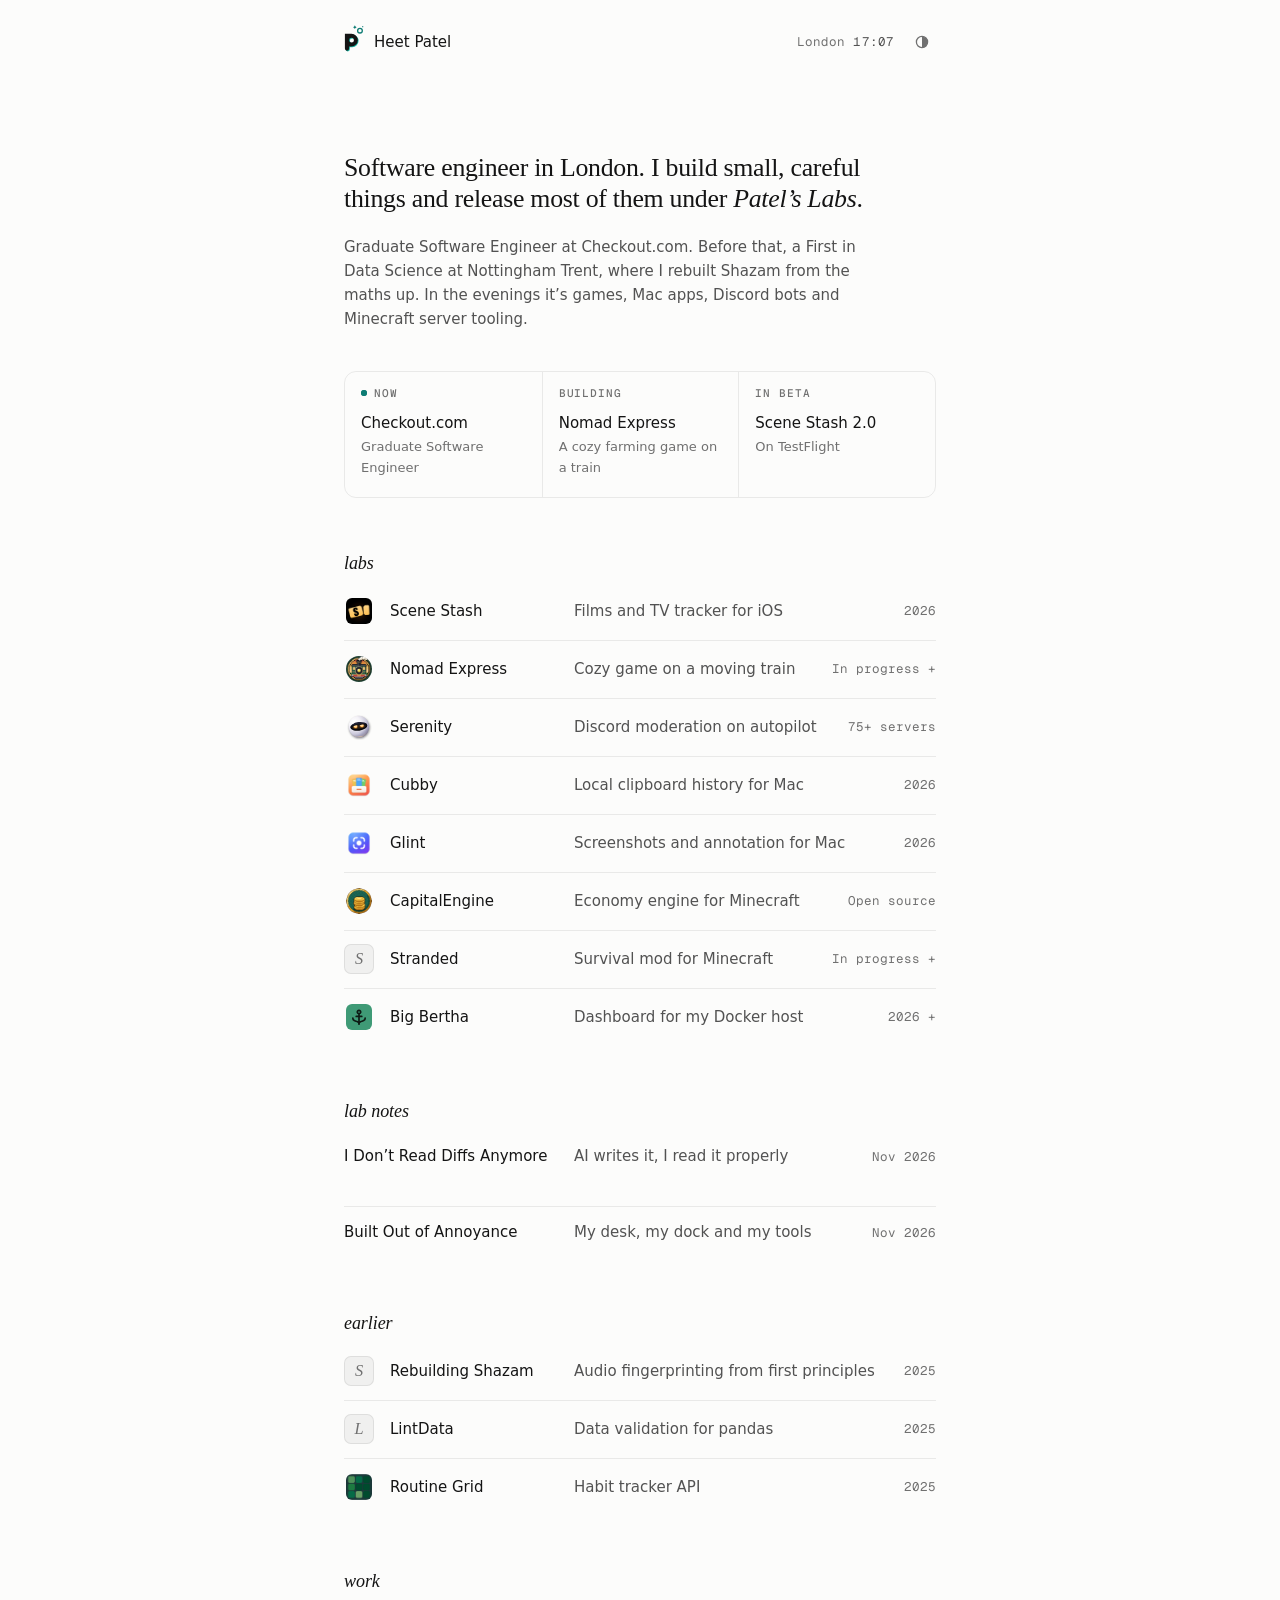
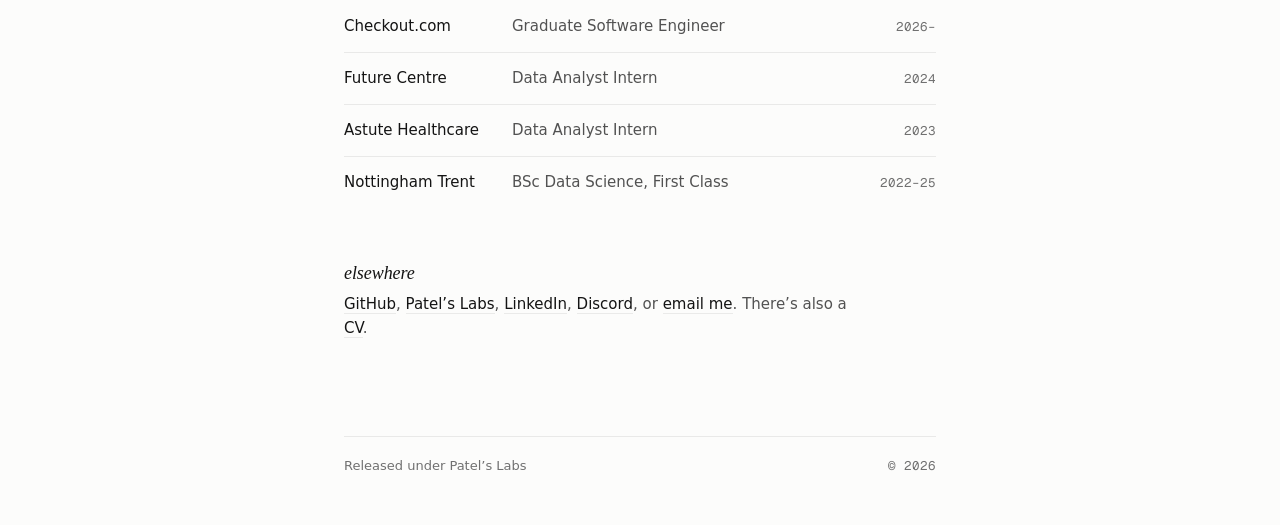
<file: index.html>
<!doctype html>
<html lang="en">
<head>
  <meta charset="utf-8">
  <meta name="viewport" content="width=device-width, initial-scale=1">
  <title>Heet Patel</title>
  <meta name="description" content="Heet Patel is a software engineer in London. Graduate Software Engineer at Checkout.com; releases side projects under Patel's Labs.">
  <meta name="color-scheme" content="dark light">
  <meta name="theme-color" content="#0B0B0C" media="(prefers-color-scheme: dark)">
  <meta name="theme-color" content="#FCFCFB" media="(prefers-color-scheme: light)">
  <meta property="og:title" content="Heet Patel">
  <meta property="og:description" content="Software engineer in London. Side projects released under Patel's Labs.">
  <meta property="og:image" content="https://patelheet.com/assets/brand/og-image.png">
  <meta property="og:url" content="https://patelheet.com/">
  <meta name="twitter:card" content="summary_large_image">
  <link rel="icon" href="/assets/brand/favicon.svg" type="image/svg+xml">
  <link rel="icon" href="/assets/brand/favicon.ico" sizes="any">
  <link rel="apple-touch-icon" href="/assets/brand/apple-touch-icon.png">
  <link rel="preconnect" href="https://fonts.googleapis.com">
  <link rel="preconnect" href="https://fonts.gstatic.com" crossorigin>
  <link rel="stylesheet" href="https://fonts.googleapis.com/css2?family=Geist+Mono:wght@400;500&display=swap">
  <link rel="preconnect" href="https://api.fontshare.com" crossorigin>
  <link rel="stylesheet" href="https://api.fontshare.com/v2/css?f[]=satoshi@400,500,700&display=swap">
  <link rel="stylesheet" href="https://api.fontshare.com/v2/css?f[]=sentient@300,301,400,401&display=swap">
  <link rel="stylesheet" href="/styles.css">
  <script>
    // set theme before paint to avoid a flash
    document.documentElement.classList.add("js");
    try { const t = localStorage.getItem("theme"); if (t) document.documentElement.dataset.theme = t; } catch (e) {}
  </script>
</head>
<body>
  <a class="skip" href="#main">Skip to content</a>

  <header class="bar" data-reveal>
    <a class="id" href="/" aria-label="Heet Patel, home">
      <svg class="mark" viewBox="128 -6 326 448" aria-hidden="true">
        <path class="mark-shadow" transform="translate(12,12)" fill-rule="evenodd" d="M140,140 H250 A105,105 0 0 1 250,350 H210 V385 A35,35 0 0 1 140,385 Z M210,245 A40,40 0 1 0 290,245 A40,40 0 1 0 210,245 Z"/>
        <path class="mark-p" fill-rule="evenodd" d="M140,140 H250 A105,105 0 0 1 250,350 H210 V385 A35,35 0 0 1 140,385 Z M210,245 A40,40 0 1 0 290,245 A40,40 0 1 0 210,245 Z"/>
        <circle class="mark-ring" cx="390" cy="88" r="39"/>
        <path class="mark-spark" d="M305,0 Q311,24 335,30 Q311,36 305,60 Q299,36 275,30 Q299,24 305,0 Z"/>
        <circle class="mark-dot" cx="436" cy="22" r="10"/>
      </svg>
      <span>Heet Patel</span>
    </a>
    <div class="bar-right">
      <span class="clock" title="My local time">London <time id="clock">--:--</time></span>
      <button class="theme" id="theme" type="button" aria-label="Toggle light and dark theme">
        <svg viewBox="0 0 20 20" aria-hidden="true"><circle cx="10" cy="10" r="7"/><path d="M10 3 A7 7 0 0 1 10 17 Z"/></svg>
      </button>
    </div>
  </header>

  <main id="main">
    <section class="intro">
      <h1 data-reveal>Software engineer in London. I build small, careful things and release most of them under <em>Patel&rsquo;s Labs</em>.</h1>
      <p data-reveal>Graduate Software Engineer at Checkout.com. Before that, a First in Data Science at Nottingham Trent, where I rebuilt Shazam from the maths up. In the evenings it&rsquo;s games, Mac apps, Discord bots and Minecraft server tooling.</p>
    </section>

    <section class="tiles" aria-label="Right now" data-reveal>
      <div class="tile">
        <span class="label"><span class="pulse" aria-hidden="true"></span>Now</span>
        <span class="value">Checkout.com</span>
        <span class="sub">Graduate Software Engineer</span>
      </div>
      <div class="tile">
        <span class="label">Building</span>
        <span class="value">Nomad Express</span>
        <span class="sub">A cozy farming game on a train</span>
      </div>
      <div class="tile">
        <span class="label">In beta</span>
        <span class="value">Scene Stash 2.0</span>
        <span class="sub">On TestFlight</span>
      </div>
    </section>

    <section aria-labelledby="labs-h">
      <h2 id="labs-h" data-reveal>labs</h2>
      <ul class="rows" data-reveal>
        <li><a class="row" href="https://github.com/Patels-Labs/scene-stash" data-desc="iOS app for tracking films and shows. Movie nights, a year in review, widgets, synced through iCloud." data-stack="Swift · SwiftUI · CloudKit · WidgetKit" target="_blank" rel="noopener">
          <span class="thumb"><img src="/assets/work/scene-stash.png" alt="" loading="lazy" decoding="async"></span><span class="name">Scene Stash</span><span class="what">Films and TV tracker for iOS</span><span class="meta">2026</span></a></li>
        <li><div class="row" data-desc="A pixel-art farming and cooking game set on a moving train. Procedurally generated world, a modular train base, a reputation economy." data-stack="Java · libGDX">
          <span class="thumb px"><img src="/assets/work/nomad-express.png" alt="" loading="lazy" decoding="async"></span><span class="name">Nomad Express</span><span class="what">Cozy game on a moving train</span><span class="meta">In progress</span></div></li>
        <li><a class="row" href="https://serenitybot.app" data-desc="Started as a bot that sets slowmode from channel activity, grew into a moderation platform with cases, tickets and an audit log. Runs in 75+ servers." data-stack="Python · Postgres · Docker · Grafana" target="_blank" rel="noopener">
          <span class="thumb"><img src="/assets/work/serenity.svg" alt="" loading="lazy" decoding="async"></span><span class="name">Serenity</span><span class="what">Discord moderation on autopilot</span><span class="meta">75+ servers</span></a></li>
        <li><a class="row" href="https://github.com/Patels-Labs/cubby" data-desc="Clipboard history for macOS that never leaves your machine. A drawer on Shift-Cmd-V, pinboards, search, and a link cleaner that strips trackers." data-stack="Swift · macOS" target="_blank" rel="noopener">
          <span class="thumb"><img src="/assets/work/cubby.png" alt="" loading="lazy" decoding="async"></span><span class="name">Cubby</span><span class="what">Local clipboard history for Mac</span><span class="meta">2026</span></a></li>
        <li><a class="row" href="https://github.com/Patels-Labs/glint" data-desc="Screenshot tool for macOS with an annotation editor, device frames, social-post mockups and code cards. Everything stays local." data-stack="Swift · macOS" target="_blank" rel="noopener">
          <span class="thumb"><img src="/assets/work/glint.png" alt="" loading="lazy" decoding="async"></span><span class="name">Glint</span><span class="what">Screenshots and annotation for Mac</span><span class="meta">2026</span></a></li>
        <li><a class="row" href="https://github.com/Patels-Labs/CapitalEngine" data-desc="A modular economy for Paper servers built on a double-entry ledger: a player market, a bank, trades and an owner dashboard, plus a simulator to tune it before players do. Open source." data-stack="Java · Gradle" target="_blank" rel="noopener">
          <span class="thumb px"><img src="/assets/work/capitalengine.png" alt="" loading="lazy" decoding="async"></span><span class="name">CapitalEngine</span><span class="what">Economy engine for Minecraft</span><span class="meta">Open source</span></a></li>
        <li><div class="row" data-desc="A NeoForge survival mod made for friends: stranded on a cold island, managing water, food, warmth, injuries, wildlife and seasons." data-stack="Java · NeoForge · GeckoLib">
          <span class="thumb blank" aria-hidden="true">S</span><span class="name">Stranded</span><span class="what">Survival mod for Minecraft</span><span class="meta">In progress</span></div></li>
        <li><div class="row" data-desc="Self-hosted replacement for Portainer and Dozzle: a map of stacks and containers, combined logs, and a compose editor that redeploys." data-stack="Go · React · TypeScript">
          <span class="thumb"><img src="/assets/work/big-bertha.svg" alt="" loading="lazy" decoding="async"></span><span class="name">Big Bertha</span><span class="what">Dashboard for my Docker host</span><span class="meta">2026</span></div></li>
      </ul>
    </section>

    <section aria-labelledby="notes-h">
      <h2 id="notes-h" data-reveal>lab notes</h2>
      <ul class="rows bare" data-reveal>
        <li><a class="row" href="/lab-notes/i-dont-read-diffs-anymore/">
          <span class="name">I Don&rsquo;t Read Diffs Anymore</span><span class="what">AI writes it, I read it properly</span><span class="meta">Nov 2026</span></a></li>
        <li><a class="row" href="/lab-notes/built-out-of-annoyance/">
          <span class="name">Built Out of Annoyance</span><span class="what">My desk, my dock and my tools</span><span class="meta">Nov 2026</span></a></li>
      </ul>
    </section>

    <section aria-labelledby="earlier-h">
      <h2 id="earlier-h" data-reveal>earlier</h2>
      <ul class="rows" data-reveal>
        <li><a class="row" href="https://github.com/Patels-Labs/Reverse-Engineering-Shazam" data-desc="Dissertation that took audio fingerprinting apart and rebuilt it: spectrograms, constellation maps, combinatorial hashing. Matches in under eight seconds on a laptop. Best Mathematics Project, NTU." data-stack="Python · NumPy · Librosa" target="_blank" rel="noopener">
          <span class="thumb blank" aria-hidden="true">S</span><span class="name">Rebuilding Shazam</span><span class="what">Audio fingerprinting from first principles</span><span class="meta">2025</span></a></li>
        <li><a class="row" href="https://github.com/patelheet30/LintData" data-desc="One-line validation for pandas DataFrames: missing rows, duplicates and quiet anomalies, caught before they reach a model. Released to PyPI from GitHub Actions." data-stack="Python · pandas" target="_blank" rel="noopener">
          <span class="thumb blank" aria-hidden="true">L</span><span class="name">LintData</span><span class="what">Data validation for pandas</span><span class="meta">2025</span></a></li>
        <li><a class="row" href="https://github.com/Patels-Labs/routine-grid-api" data-desc="Habit tracking API for yes/no and timed habits, with JWT auth and CSV and JSON export." data-stack="Django REST · PostgreSQL" target="_blank" rel="noopener">
          <span class="thumb"><img src="/assets/work/routine-grid.png" alt="" loading="lazy" decoding="async"></span><span class="name">Routine Grid</span><span class="what">Habit tracker API</span><span class="meta">2025</span></a></li>
      </ul>
    </section>

    <section aria-labelledby="work-h">
      <h2 id="work-h" data-reveal>work</h2>
      <ul class="rows plain" data-reveal>
        <li class="row"><span class="name">Checkout.com</span><span class="what">Graduate Software Engineer</span><span class="meta">2026&ndash;</span></li>
        <li class="row"><span class="name">Future Centre</span><span class="what">Data Analyst Intern</span><span class="meta">2024</span></li>
        <li class="row"><span class="name">Astute Healthcare</span><span class="what">Data Analyst Intern</span><span class="meta">2023</span></li>
        <li class="row"><span class="name">Nottingham Trent</span><span class="what">BSc Data Science, First Class</span><span class="meta">2022&ndash;25</span></li>
      </ul>
    </section>

    <section aria-labelledby="else-h">
      <h2 id="else-h" data-reveal>elsewhere</h2>
      <p class="links" data-reveal>
        <a class="u" href="https://github.com/patelheet30" target="_blank" rel="noopener">GitHub</a>,
        <a class="u" href="https://github.com/Patels-Labs" target="_blank" rel="noopener">Patel&rsquo;s Labs</a>,
        <a class="u" href="https://www.linkedin.com/in/patelheet30" target="_blank" rel="noopener">LinkedIn</a>,
        <a class="u" href="https://discord.gg/GSHQdQNszP" target="_blank" rel="noopener">Discord</a>, or
        <a class="u copy" id="copy" href="mailto:heetkpatel30@gmail.com" data-email="heetkpatel30@gmail.com"><span class="copy-label">email me</span></a>.
        There&rsquo;s also a <a class="u" href="/HEET_PATEL_CV.pdf">CV</a>.
      </p>
    </section>
  </main>

  <footer class="foot" data-reveal>
    <span>Released under Patel&rsquo;s Labs</span>
    <span class="mono">&copy; <span id="year">2026</span></span>
  </footer>

  <div class="peek" id="peek" aria-hidden="true"><p class="peek-desc"></p><p class="peek-stack"></p></div>
  <script src="/script.js" defer></script>
</body>
</html>
</file>
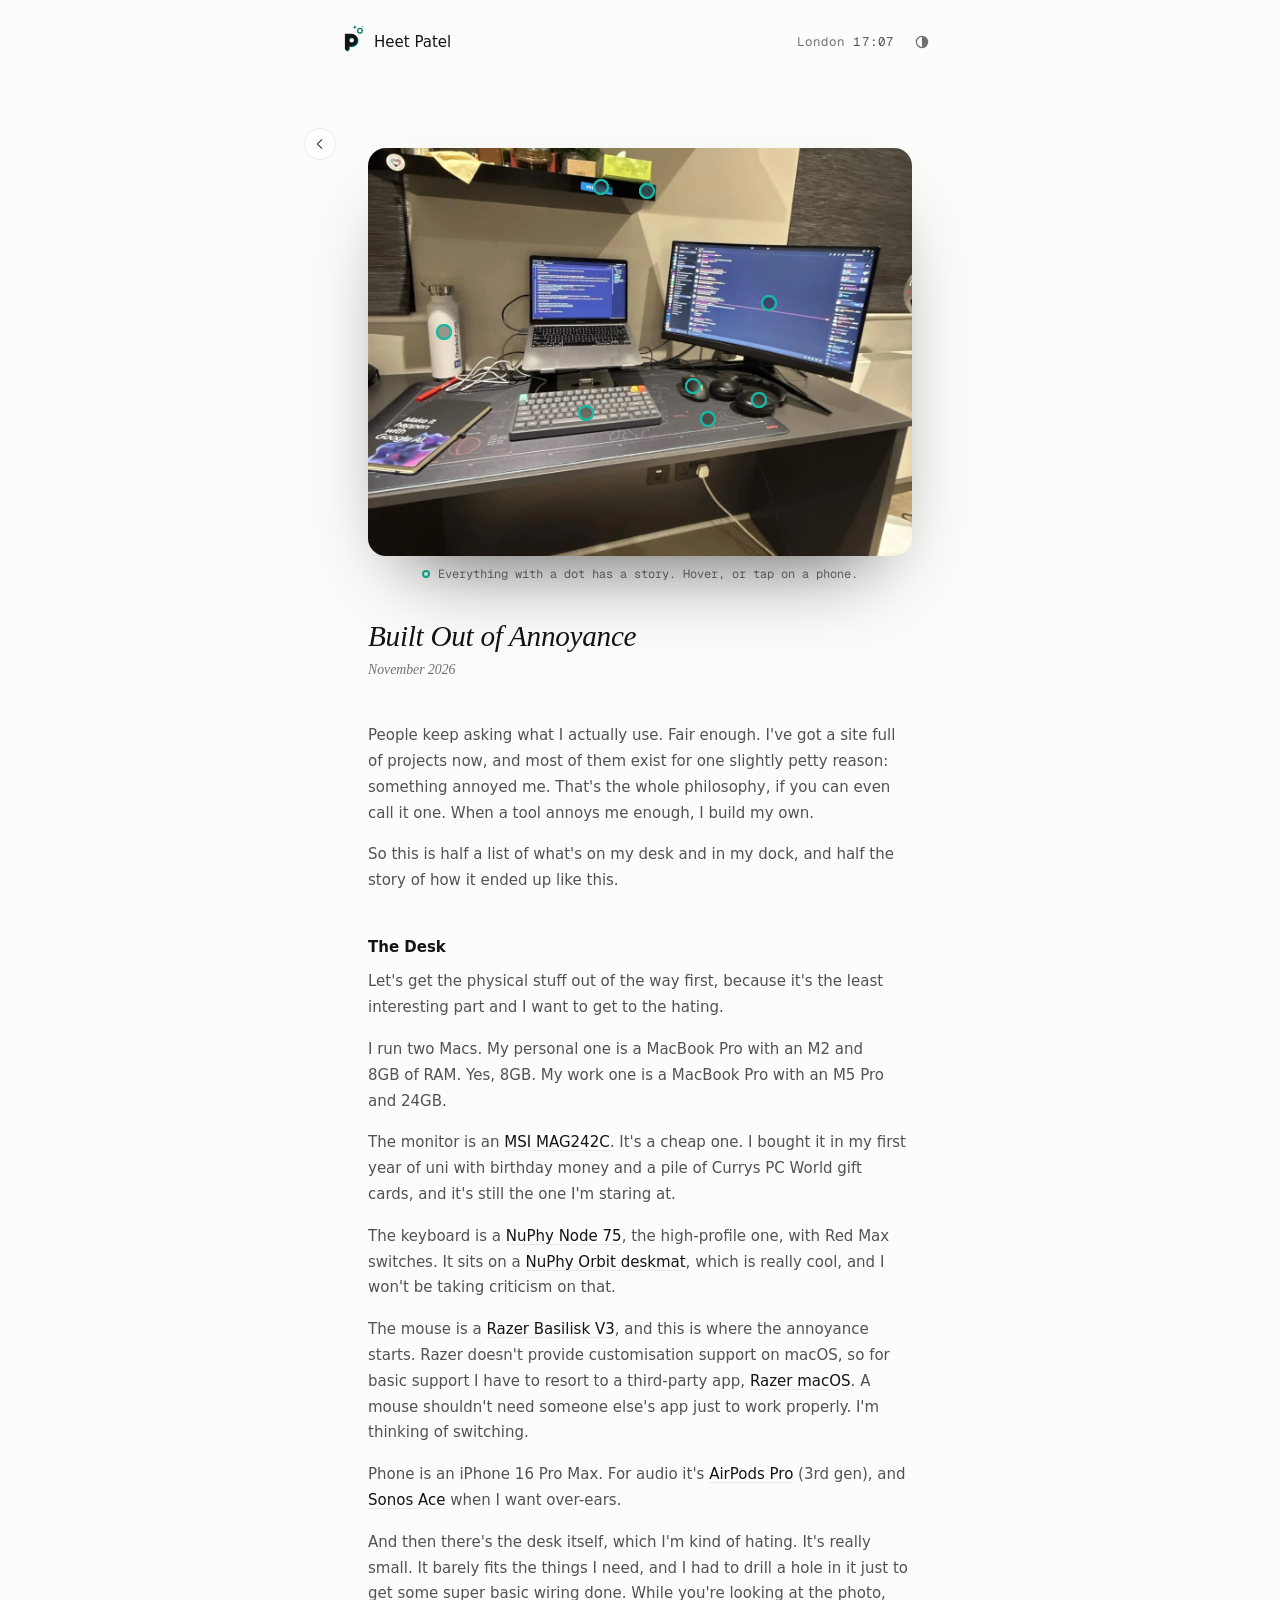
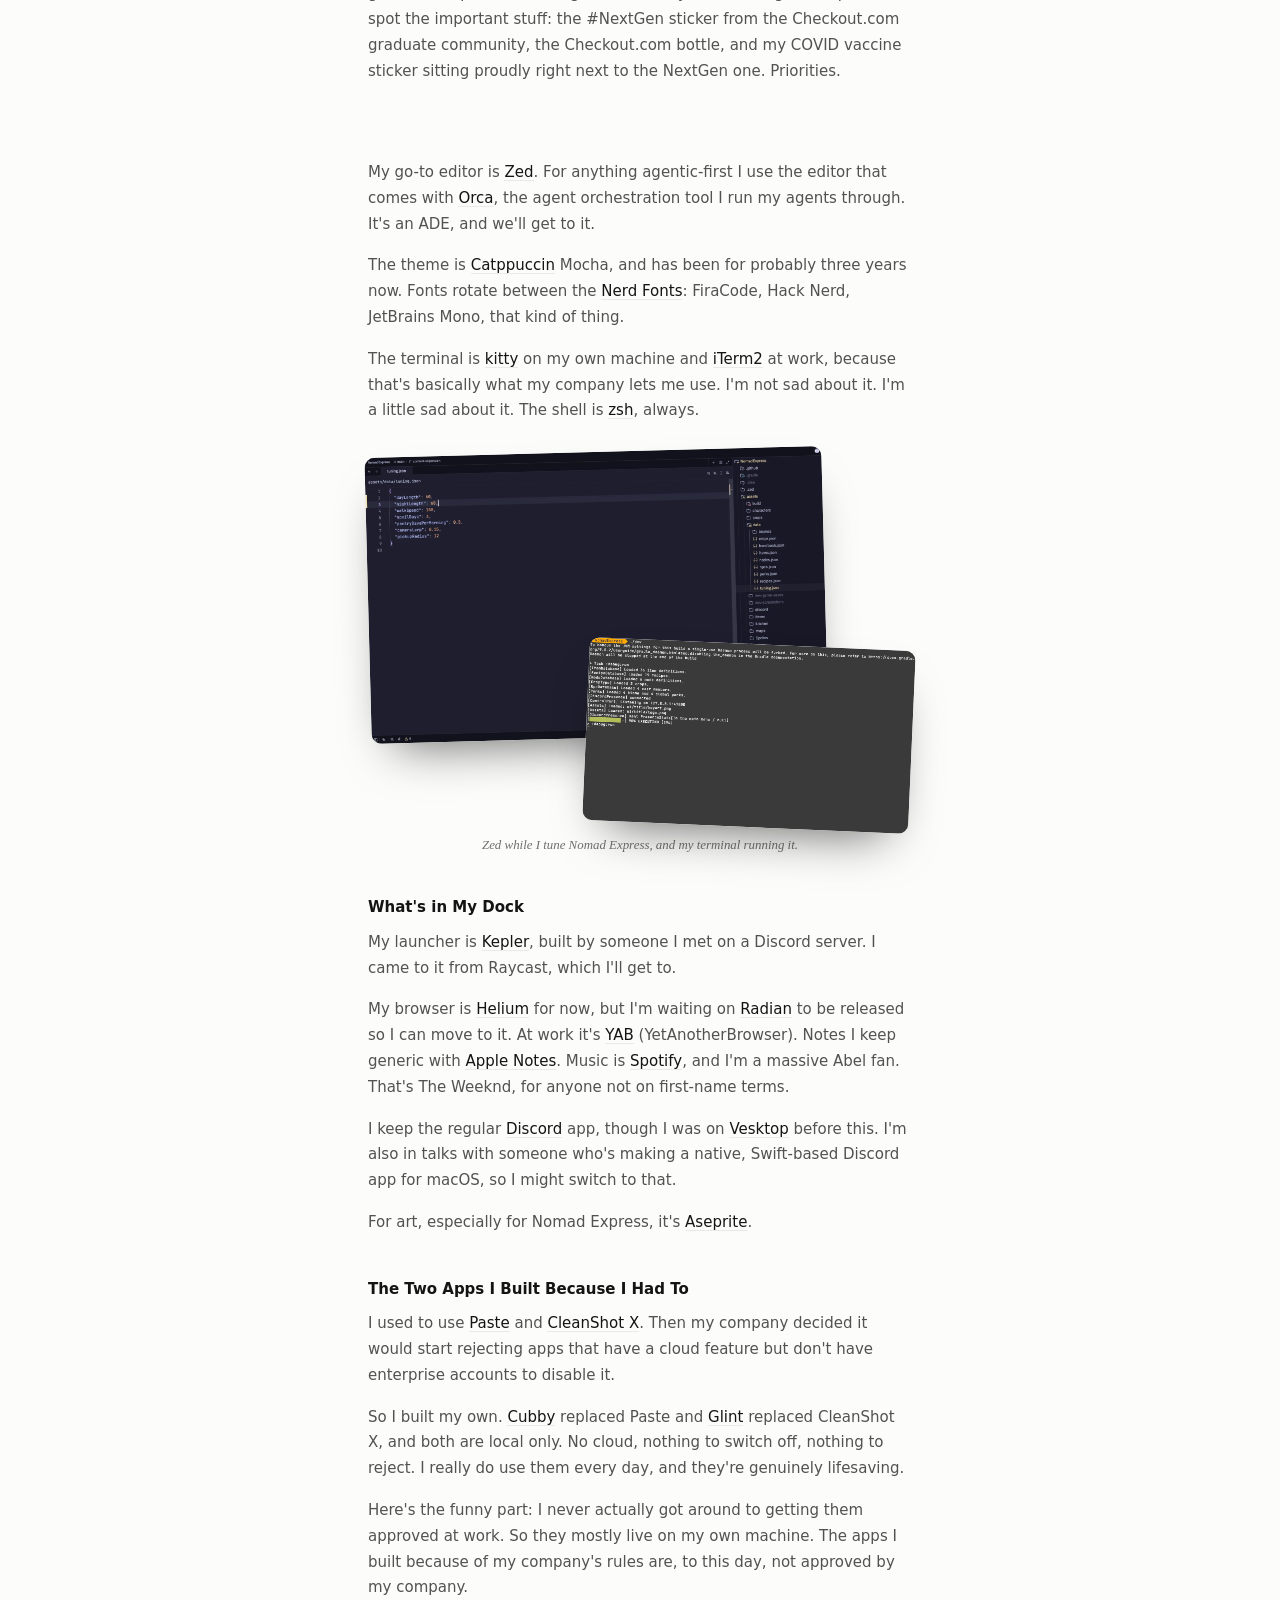
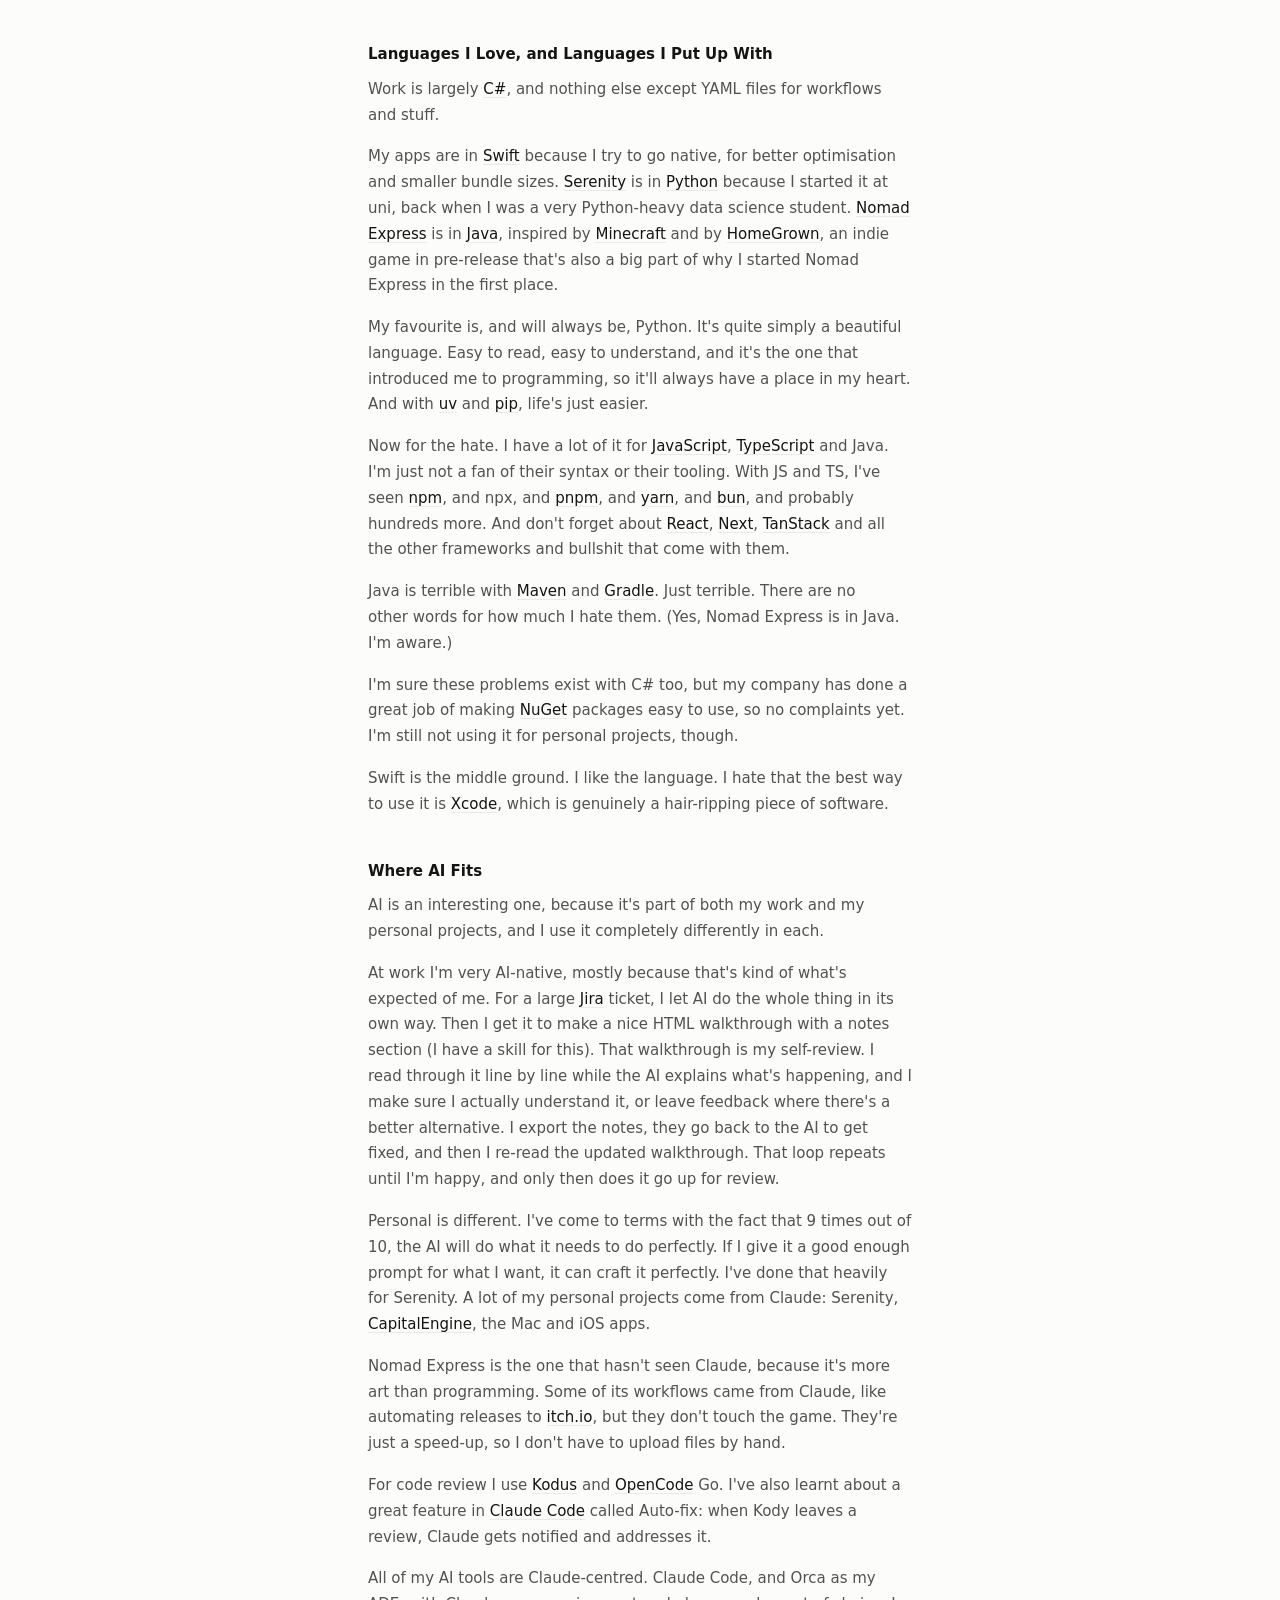
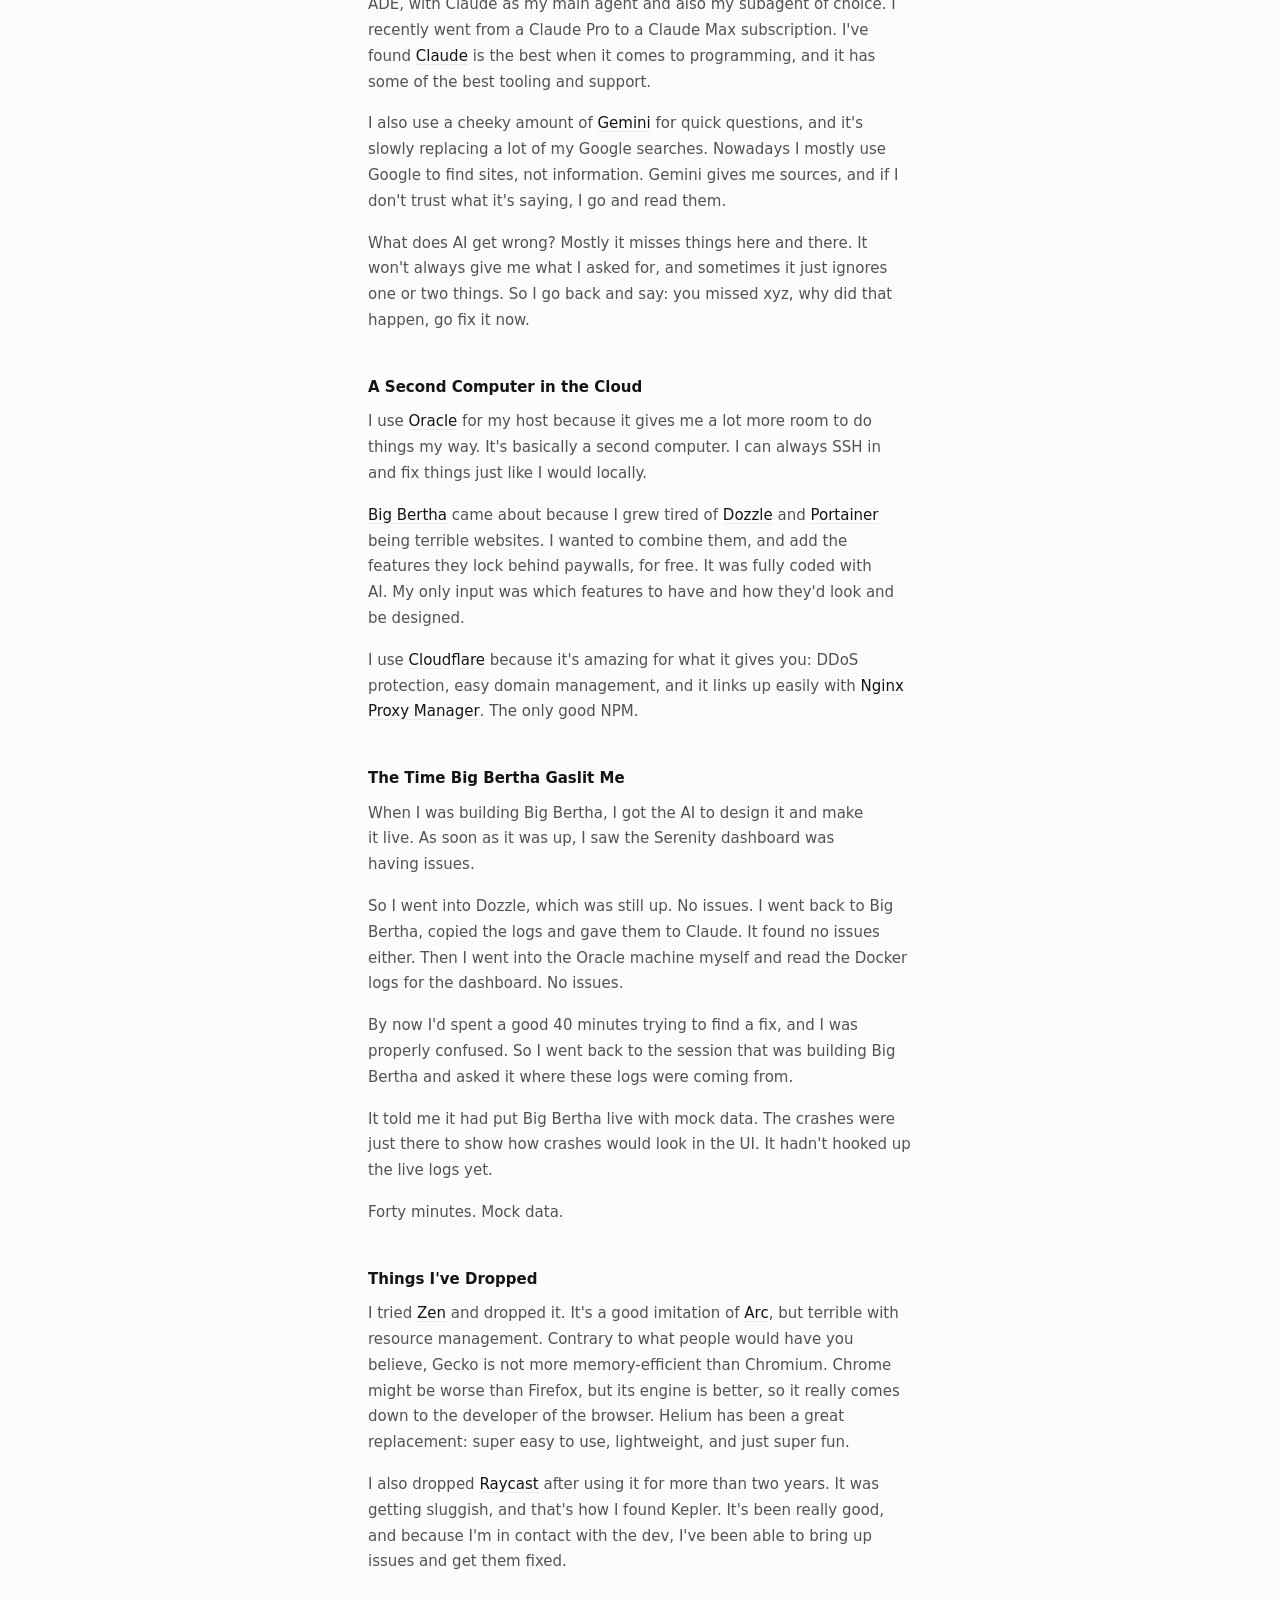
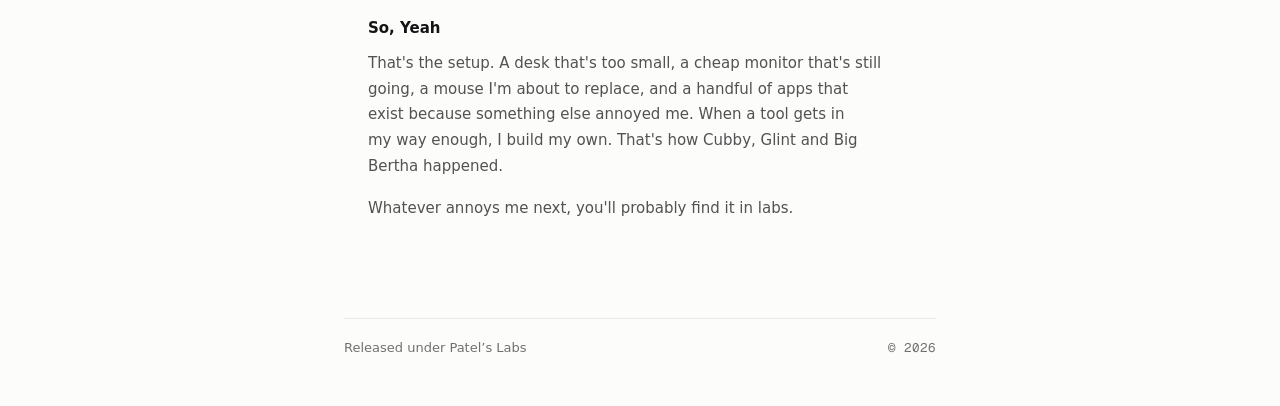
<file: lab-notes/built-out-of-annoyance/index.html>
<!doctype html>
<html lang="en">
<head>
  <meta charset="utf-8">
  <meta name="viewport" content="width=device-width, initial-scale=1">
  <title>Built Out of Annoyance · Heet Patel</title>
  <meta name="description" content="What's on my desk and in my dock, and why most of my tools exist because something else annoyed me.">
  <meta name="color-scheme" content="dark light">
  <meta name="theme-color" content="#0B0B0C" media="(prefers-color-scheme: dark)">
  <meta name="theme-color" content="#FCFCFB" media="(prefers-color-scheme: light)">
  <meta property="og:title" content="Built Out of Annoyance">
  <meta property="og:description" content="What's on my desk and in my dock, and why most of my tools exist because something else annoyed me.">
  <meta property="og:image" content="https://patelheet.com/assets/notes/built-out-of-annoyance/desk.jpg">
  <meta property="og:url" content="https://patelheet.com/lab-notes/built-out-of-annoyance/">
  <meta property="og:type" content="article">
  <meta name="twitter:card" content="summary_large_image">
  <link rel="icon" href="/assets/brand/favicon.svg" type="image/svg+xml">
  <link rel="icon" href="/assets/brand/favicon.ico" sizes="any">
  <link rel="apple-touch-icon" href="/assets/brand/apple-touch-icon.png">
  <link rel="preconnect" href="https://fonts.googleapis.com">
  <link rel="preconnect" href="https://fonts.gstatic.com" crossorigin>
  <link rel="stylesheet" href="https://fonts.googleapis.com/css2?family=Geist+Mono:wght@400;500&display=swap">
  <link rel="preconnect" href="https://api.fontshare.com" crossorigin>
  <link rel="stylesheet" href="https://api.fontshare.com/v2/css?f[]=satoshi@400,500,700&display=swap">
  <link rel="stylesheet" href="https://api.fontshare.com/v2/css?f[]=sentient@300,301,400,401&display=swap">
  <link rel="stylesheet" href="/styles.css">
  <link rel="stylesheet" href="/notes.css">
  <script>
    document.documentElement.classList.add("js");
    try { const t = localStorage.getItem("theme"); if (t) document.documentElement.dataset.theme = t; } catch (e) {}
  </script>
</head>
<body>
  <a class="skip" href="#main">Skip to content</a>
  <header class="bar" data-reveal>
    <a class="id" href="/" aria-label="Heet Patel, home">
      <svg class="mark" viewBox="128 -6 326 448" aria-hidden="true">
        <path class="mark-shadow" transform="translate(12,12)" fill-rule="evenodd" d="M140,140 H250 A105,105 0 0 1 250,350 H210 V385 A35,35 0 0 1 140,385 Z M210,245 A40,40 0 1 0 290,245 A40,40 0 1 0 210,245 Z"/>
        <path class="mark-p" fill-rule="evenodd" d="M140,140 H250 A105,105 0 0 1 250,350 H210 V385 A35,35 0 0 1 140,385 Z M210,245 A40,40 0 1 0 290,245 A40,40 0 1 0 210,245 Z"/>
        <circle class="mark-ring" cx="390" cy="88" r="39"/>
        <path class="mark-spark" d="M305,0 Q311,24 335,30 Q311,36 305,60 Q299,36 275,30 Q299,24 305,0 Z"/>
        <circle class="mark-dot" cx="436" cy="22" r="10"/>
      </svg>
      <span>Heet Patel</span>
    </a>
    <div class="bar-right">
      <span class="clock" title="My local time">London <time id="clock">--:--</time></span>
      <button class="theme" id="theme" type="button" aria-label="Toggle light and dark theme">
        <svg viewBox="0 0 20 20" aria-hidden="true"><circle cx="10" cy="10" r="7"/><path d="M10 3 A7 7 0 0 1 10 17 Z"/></svg>
      </button>
    </div>
  </header>

  <main id="main">
    <article class="post">
      <a class="back" href="/#notes-h" aria-label="Back to home"><svg viewBox="0 0 16 16" aria-hidden="true"><path d="M10 3 5 8l5 5" fill="none" stroke="currentColor" stroke-width="1.6" stroke-linecap="round" stroke-linejoin="round"/></svg></a>
      <figure class="desk rv">
        <div class="desk-tilt">
          <div class="desk-photo" data-zoom data-pos="50% 62%" tabindex="0" role="button" aria-label="Open the desk photo">
            <img src="/assets/notes/built-out-of-annoyance/desk.jpg" alt="My desk: a MacBook Pro on a stand, an MSI monitor, a NuPhy keyboard on a NuPhy Orbit deskmat, a Razer mouse, Sonos Ace headphones and a Checkout.com bottle, under two shelves" width="1200" height="1600">
            <span class="desk-sheen" aria-hidden="true"></span>
          </div>
          <button class="spot" type="button" data-tool="nextgen" style="--x:42.8%;--y:9.5%" aria-label="#NextGen sticker"></button>
          <button class="spot" type="button" data-tool="vaccine" style="--x:51.3%;--y:10.5%" aria-label="COVID vaccine sticker"></button>
          <button class="spot" type="button" data-tool="bottle" style="--x:14%;--y:45%" aria-label="Checkout.com bottle"></button>
          <button class="spot" type="button" data-tool="msi" style="--x:73.8%;--y:38%" aria-label="Monitor"></button>
          <button class="spot" type="button" data-tool="nuphynode" style="--x:40%;--y:65%" aria-label="Keyboard"></button>
          <button class="spot" type="button" data-tool="razer" style="--x:59.8%;--y:58.3%" aria-label="Mouse"></button>
          <button class="spot" type="button" data-tool="sonos" style="--x:71.9%;--y:61.7%" aria-label="Headphones"></button>
          <button class="spot" type="button" data-tool="orbit" style="--x:62.5%;--y:66.5%" aria-label="Deskmat"></button>
        </div>
        <figcaption class="desk-hint"><span class="hint-dot" aria-hidden="true"></span>Everything with a dot has a story. Hover, or tap on a phone.</figcaption>
      </figure>
      <h1 class="rv">Built Out of Annoyance</h1>
      <p class="date rv"><time datetime="2026-11">November 2026</time></p>
<p class="rv">People keep asking what I actually use. Fair enough. I've got a site full of projects now, and most of them exist for one slightly petty reason: something annoyed me. That's the whole philosophy, if you can even call it one. When a tool annoys me enough, I build my own.</p>

<p class="rv">So this is half a list of what's on my desk and in my dock, and half the story of how it ended up like this.</p>

<h2 class="rv">The Desk</h2>

<p class="rv">Let's get the physical stuff out of the way first, because it's the least interesting part and I want to get to the hating.</p>

<p class="rv">I run two Macs. My personal one is a MacBook Pro with an M2 and 8GB of RAM. Yes, 8GB. My work one is a MacBook Pro with an M5 Pro and 24GB.</p>

<p class="rv">The monitor is an <a class="tool" data-tool="msi">MSI MAG242C</a>. It's a cheap one. I bought it in my first year of uni with birthday money and a pile of Currys PC World gift cards, and it's still the one I'm staring at.</p>

<p class="rv">The keyboard is a <a class="tool" data-tool="nuphynode">NuPhy Node 75</a>, the high-profile one, with Red Max switches. It sits on a <a class="tool" data-tool="orbit">NuPhy Orbit deskmat</a>, which is really cool, and I won't be taking criticism on that.</p>

<p class="rv">The mouse is a <a class="tool" data-tool="razer">Razer Basilisk V3</a>, and this is where the annoyance starts. Razer doesn't provide customisation support on macOS, so for basic support I have to resort to a third-party app, <a class="tool" data-tool="razermacos">Razer macOS</a>. A mouse shouldn't need someone else's app just to work properly. I'm thinking of switching.</p>

<p class="rv">Phone is an iPhone 16 Pro Max. For audio it's <a class="tool" data-tool="airpods">AirPods Pro</a> (3rd gen), and <a class="tool" data-tool="sonos">Sonos Ace</a> when I want over-ears.</p>

<p class="rv">And then there's the desk itself, which I'm kind of hating. It's really small. It barely fits the things I need, and I had to drill a hole in it just to get some super basic wiring done. While you're looking at the photo, spot the important stuff: the #NextGen sticker from the Checkout.com graduate community, the Checkout.com bottle, and my COVID vaccine sticker sitting proudly right next to the NextGen one. Priorities.</p>

<h2 class="rv">Where the Code Happens</h2>

<p class="rv">My go-to editor is <a class="tool" data-tool="zed">Zed</a>. For anything agentic-first I use the editor that comes with <a class="tool" data-tool="orca">Orca</a>, the agent orchestration tool I run my agents through. It's an ADE, and we'll get to it.</p>

<p class="rv">The theme is <a class="tool" data-tool="catppuccin">Catppuccin</a> Mocha, and has been for probably three years now. Fonts rotate between the <a class="tool" data-tool="nerdfonts">Nerd Fonts</a>: FiraCode, Hack Nerd, JetBrains Mono, that kind of thing.</p>


<p class="rv">The terminal is <a class="tool" data-tool="kitty">kitty</a> on my own machine and <a class="tool" data-tool="iterm">iTerm2</a> at work, because that's basically what my company lets me use. I'm not sad about it. I'm a little sad about it. The shell is <a class="tool" data-tool="zsh">zsh</a>, always.</p>

<figure class="stack rv">
  <div class="stack-cards" data-gallery>
    <div class="card c1" data-zoom tabindex="0" role="button" aria-label="Open the Zed screenshot"><img src="/assets/notes/built-out-of-annoyance/zed.jpg" alt="Zed with a JSON tuning file open, the Nomad Express project tree on the right" width="1600" height="1000" loading="lazy"></div>
    <div class="card c2" data-zoom tabindex="0" role="button" aria-label="Open the terminal screenshot"><img src="/assets/notes/built-out-of-annoyance/terminal.png" alt="A terminal running Nomad Express through Gradle, loading items, recipes, NPCs and perks" width="1264" height="707" loading="lazy"></div>
  </div>
  <figcaption>Zed while I tune Nomad Express, and my terminal running it.</figcaption>
</figure>


<h2 class="rv">What's in My Dock</h2>

<p class="rv">My launcher is <a class="tool" data-tool="kepler">Kepler</a>, built by someone I met on a Discord server. I came to it from Raycast, which I'll get to.</p>

<p class="rv">My browser is <a class="tool" data-tool="helium">Helium</a> for now, but I'm waiting on <a class="tool" data-tool="radian">Radian</a> to be released so I can move to it. At work it's <a class="tool" data-tool="yab">YAB</a> (YetAnotherBrowser). Notes I keep generic with <a class="tool" data-tool="notes">Apple Notes</a>. Music is <a class="tool" data-tool="spotify">Spotify</a>, and I'm a massive Abel fan. That's The Weeknd, for anyone not on first-name terms.</p>

<p class="rv">I keep the regular <a class="tool" data-tool="discord">Discord</a> app, though I was on <a class="tool" data-tool="vesktop">Vesktop</a> before this. I'm also in talks with someone who's making a native, Swift-based Discord app for macOS, so I might switch to that.</p>

<p class="rv">For art, especially for Nomad Express, it's <a class="tool" data-tool="aseprite">Aseprite</a>.</p>

<h2 class="rv">The Two Apps I Built Because I Had To</h2>

<p class="rv">I used to use <a class="tool" data-tool="paste">Paste</a> and <a class="tool" data-tool="cleanshot">CleanShot X</a>. Then my company decided it would start rejecting apps that have a cloud feature but don't have enterprise accounts to disable it.</p>

<p class="rv">So I built my own. <a class="tool" data-tool="cubby">Cubby</a> replaced Paste and <a class="tool" data-tool="glint">Glint</a> replaced CleanShot X, and both are local only. No cloud, nothing to switch off, nothing to reject. I really do use them every day, and they're genuinely lifesaving.</p>

<p class="rv">Here's the funny part: I never actually got around to getting them approved at work. So they mostly live on my own machine. The apps I built because of my company's rules are, to this day, not approved by my company.</p>

<h2 class="rv">Languages I Love, and Languages I Put Up With</h2>

<p class="rv">Work is largely <a class="tool" data-tool="csharp">C#</a>, and nothing else except YAML files for workflows and stuff.</p>

<p class="rv">My apps are in <a class="tool" data-tool="swift">Swift</a> because I try to go native, for better optimisation and smaller bundle sizes. <a class="tool" data-tool="serenity">Serenity</a> is in <a class="tool" data-tool="python">Python</a> because I started it at uni, back when I was a very Python-heavy data science student. <a class="tool" data-tool="nomad">Nomad Express</a> is in <a class="tool" data-tool="java">Java</a>, inspired by <a class="tool" data-tool="minecraft">Minecraft</a> and by <a class="tool" data-tool="homegrown">HomeGrown</a>, an indie game in pre-release that's also a big part of why I started Nomad Express in the first place.</p>

<p class="rv">My favourite is, and will always be, Python. It's quite simply a beautiful language. Easy to read, easy to understand, and it's the one that introduced me to programming, so it'll always have a place in my heart. And with <a class="tool" data-tool="uv">uv</a> and <a class="tool" data-tool="pip">pip</a>, life's just easier.</p>

<p class="rv">Now for the hate. I have a lot of it for <a class="tool" data-tool="js">JavaScript</a>, <a class="tool" data-tool="ts">TypeScript</a> and Java. I'm just not a fan of their syntax or their tooling. With JS and TS, I've seen <a class="tool" data-tool="npm">npm</a>, and npx, and <a class="tool" data-tool="pnpm">pnpm</a>, and <a class="tool" data-tool="yarn">yarn</a>, and <a class="tool" data-tool="bun">bun</a>, and probably hundreds more. And don't forget about <a class="tool" data-tool="react">React</a>, <a class="tool" data-tool="next">Next</a>, <a class="tool" data-tool="tanstack">TanStack</a> and all the other frameworks and bullshit that come with them.</p>

<p class="rv">Java is terrible with <a class="tool" data-tool="maven">Maven</a> and <a class="tool" data-tool="gradle">Gradle</a>. Just terrible. There are no other words for how much I hate them. (Yes, Nomad Express is in Java. I'm aware.)</p>

<p class="rv">I'm sure these problems exist with C# too, but my company has done a great job of making <a class="tool" data-tool="nuget">NuGet</a> packages easy to use, so no complaints yet. I'm still not using it for personal projects, though.</p>

<p class="rv">Swift is the middle ground. I like the language. I hate that the best way to use it is <a class="tool" data-tool="xcode">Xcode</a>, which is genuinely a hair-ripping piece of software.</p>

<h2 class="rv">Where AI Fits</h2>

<p class="rv">AI is an interesting one, because it's part of both my work and my personal projects, and I use it completely differently in each.</p>

<p class="rv">At work I'm very AI-native, mostly because that's kind of what's expected of me. For a large <a class="tool" data-tool="jira">Jira</a> ticket, I let AI do the whole thing in its own way. Then I get it to make a nice HTML walkthrough with a notes section (I have a skill for this). That walkthrough is my self-review. I read through it line by line while the AI explains what's happening, and I make sure I actually understand it, or leave feedback where there's a better alternative. I export the notes, they go back to the AI to get fixed, and then I re-read the updated walkthrough. That loop repeats until I'm happy, and only then does it go up for review.</p>

<p class="rv">Personal is different. I've come to terms with the fact that 9 times out of 10, the AI will do what it needs to do perfectly. If I give it a good enough prompt for what I want, it can craft it perfectly. I've done that heavily for Serenity. A lot of my personal projects come from Claude: Serenity, <a class="tool" data-tool="capitalengine">CapitalEngine</a>, the Mac and iOS apps.</p>

<p class="rv">Nomad Express is the one that hasn't seen Claude, because it's more art than programming. Some of its workflows came from Claude, like automating releases to <a class="tool" data-tool="itch">itch.io</a>, but they don't touch the game. They're just a speed-up, so I don't have to upload files by hand.</p>

<p class="rv">For code review I use <a class="tool" data-tool="kodus">Kodus</a> and <a class="tool" data-tool="opencode">OpenCode</a> Go. I've also learnt about a great feature in <a class="tool" data-tool="claudecode">Claude Code</a> called Auto-fix: when Kody leaves a review, Claude gets notified and addresses it.</p>

<p class="rv">All of my AI tools are Claude-centred. Claude Code, and Orca as my ADE, with Claude as my main agent and also my subagent of choice. I recently went from a Claude Pro to a Claude Max subscription. I've found <a class="tool" data-tool="claude">Claude</a> is the best when it comes to programming, and it has some of the best tooling and support.</p>

<p class="rv">I also use a cheeky amount of <a class="tool" data-tool="gemini">Gemini</a> for quick questions, and it's slowly replacing a lot of my Google searches. Nowadays I mostly use Google to find sites, not information. Gemini gives me sources, and if I don't trust what it's saying, I go and read them.</p>

<p class="rv">What does AI get wrong? Mostly it misses things here and there. It won't always give me what I asked for, and sometimes it just ignores one or two things. So I go back and say: you missed xyz, why did that happen, go fix it now.</p>

<h2 class="rv">A Second Computer in the Cloud</h2>

<p class="rv">I use <a class="tool" data-tool="oracle">Oracle</a> for my host because it gives me a lot more room to do things my way. It's basically a second computer. I can always SSH in and fix things just like I would locally.</p>

<p class="rv"><a class="tool" data-tool="bertha">Big Bertha</a> came about because I grew tired of <a class="tool" data-tool="dozzle">Dozzle</a> and <a class="tool" data-tool="portainer">Portainer</a> being terrible websites. I wanted to combine them, and add the features they lock behind paywalls, for free. It was fully coded with AI. My only input was which features to have and how they'd look and be designed.</p>

<p class="rv">I use <a class="tool" data-tool="cloudflare">Cloudflare</a> because it's amazing for what it gives you: DDoS protection, easy domain management, and it links up easily with <a class="tool" data-tool="npmanager">Nginx Proxy Manager</a>. The only good NPM.</p>

<h2 class="rv">The Time Big Bertha Gaslit Me</h2>

<p class="rv">When I was building Big Bertha, I got the AI to design it and make it live. As soon as it was up, I saw the Serenity dashboard was having issues.</p>

<p class="rv">So I went into Dozzle, which was still up. No issues. I went back to Big Bertha, copied the logs and gave them to Claude. It found no issues either. Then I went into the Oracle machine myself and read the Docker logs for the dashboard. No issues.</p>

<p class="rv">By now I'd spent a good 40 minutes trying to find a fix, and I was properly confused. So I went back to the session that was building Big Bertha and asked it where these logs were coming from.</p>

<p class="rv">It told me it had put Big Bertha live with mock data. The crashes were just there to show how crashes would look in the UI. It hadn't hooked up the live logs yet.</p>

<p class="rv">Forty minutes. Mock data.</p>

<h2 class="rv">Things I've Dropped</h2>

<p class="rv">I tried <a class="tool" data-tool="zen">Zen</a> and dropped it. It's a good imitation of <a class="tool" data-tool="arc">Arc</a>, but terrible with resource management. Contrary to what people would have you believe, Gecko is not more memory-efficient than Chromium. Chrome might be worse than Firefox, but its engine is better, so it really comes down to the developer of the browser. Helium has been a great replacement: super easy to use, lightweight, and just super fun.</p>

<p class="rv">I also dropped <a class="tool" data-tool="raycast">Raycast</a> after using it for more than two years. It was getting sluggish, and that's how I found Kepler. It's been really good, and because I'm in contact with the dev, I've been able to bring up issues and get them fixed.</p>

<h2 class="rv">So, Yeah</h2>

<p class="rv">That's the setup. A desk that's too small, a cheap monitor that's still going, a mouse I'm about to replace, and a handful of apps that exist because something else annoyed me. When a tool gets in my way enough, I build my own. That's how Cubby, Glint and Big Bertha happened.</p>

<p class="rv">Whatever annoys me next, you'll probably find it in labs.</p>

    </article>
  </main>

  <footer class="foot" data-reveal>
    <span>Released under Patel&rsquo;s Labs</span>
    <span class="mono">&copy; <span id="year">2026</span></span>
  </footer>

  <script src="/script.js" defer></script>
  <script src="/notes.js" defer></script>
</body>
</html>
</file>
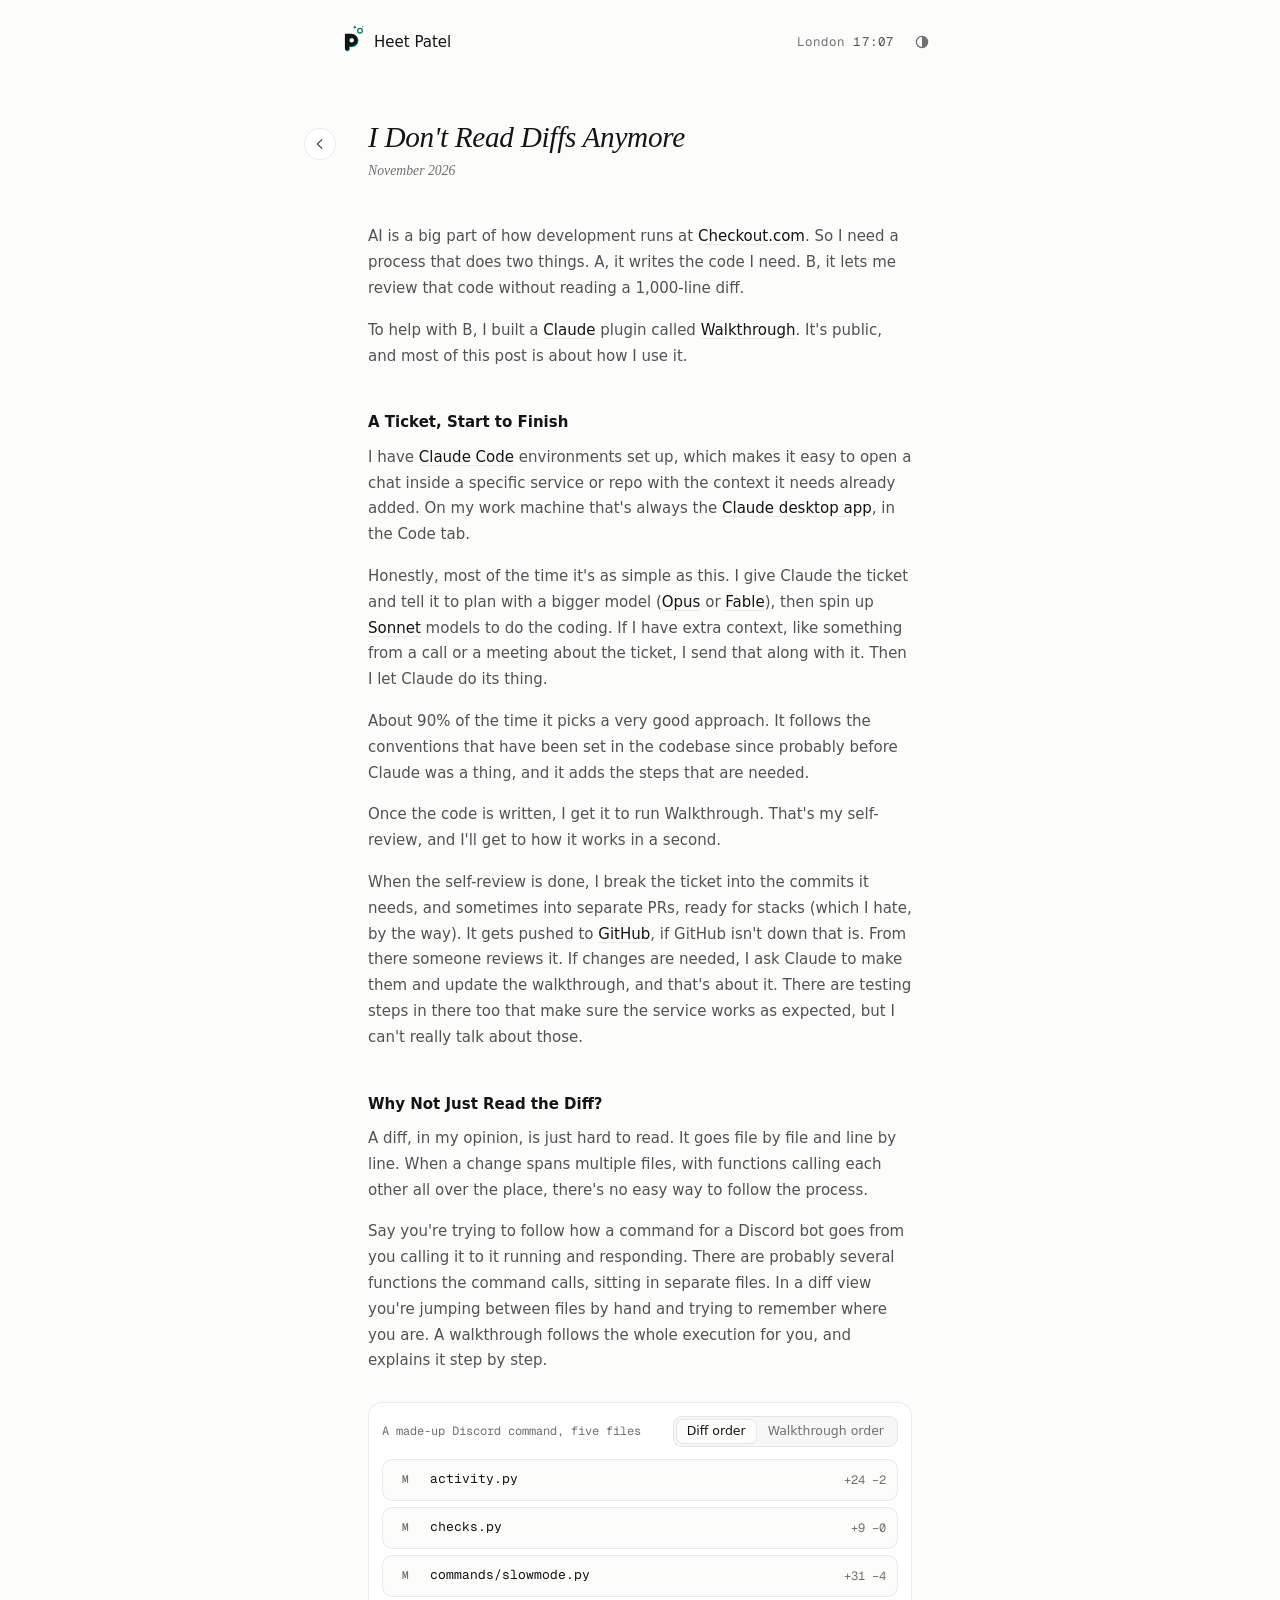
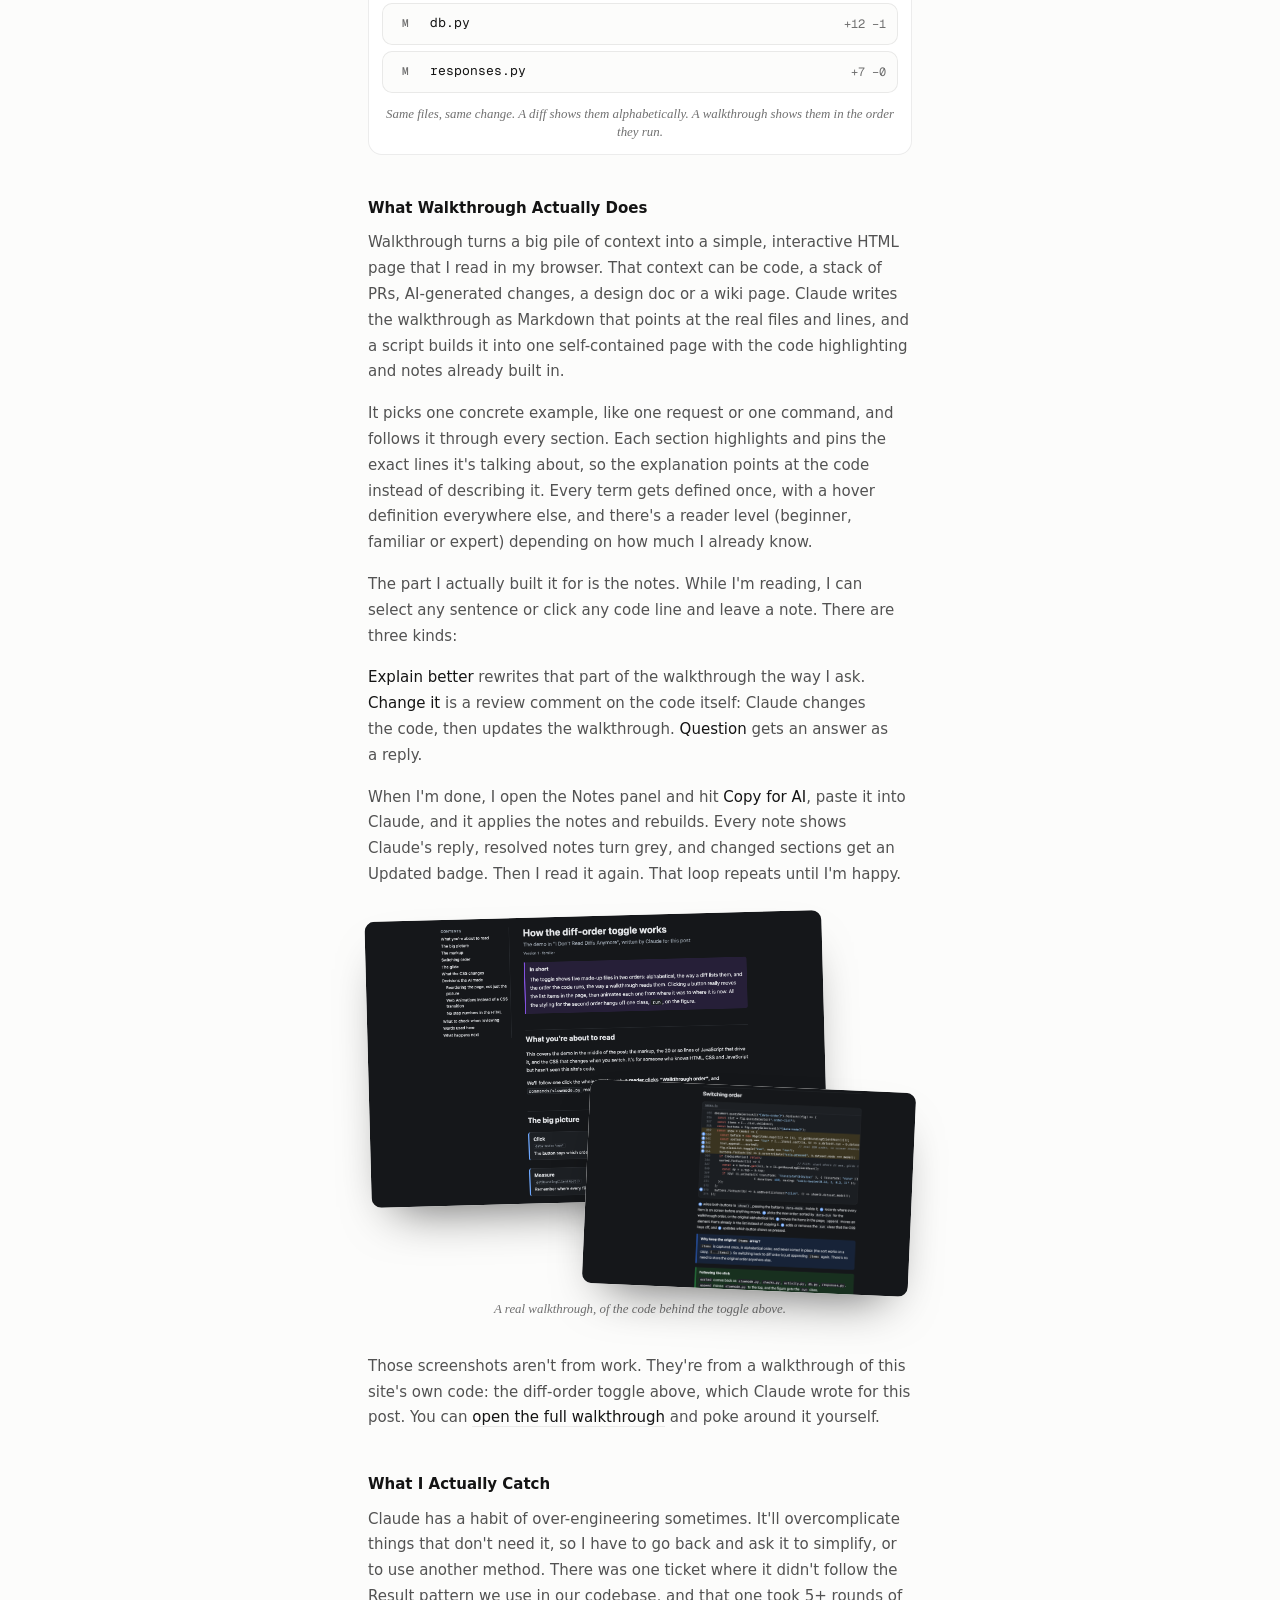
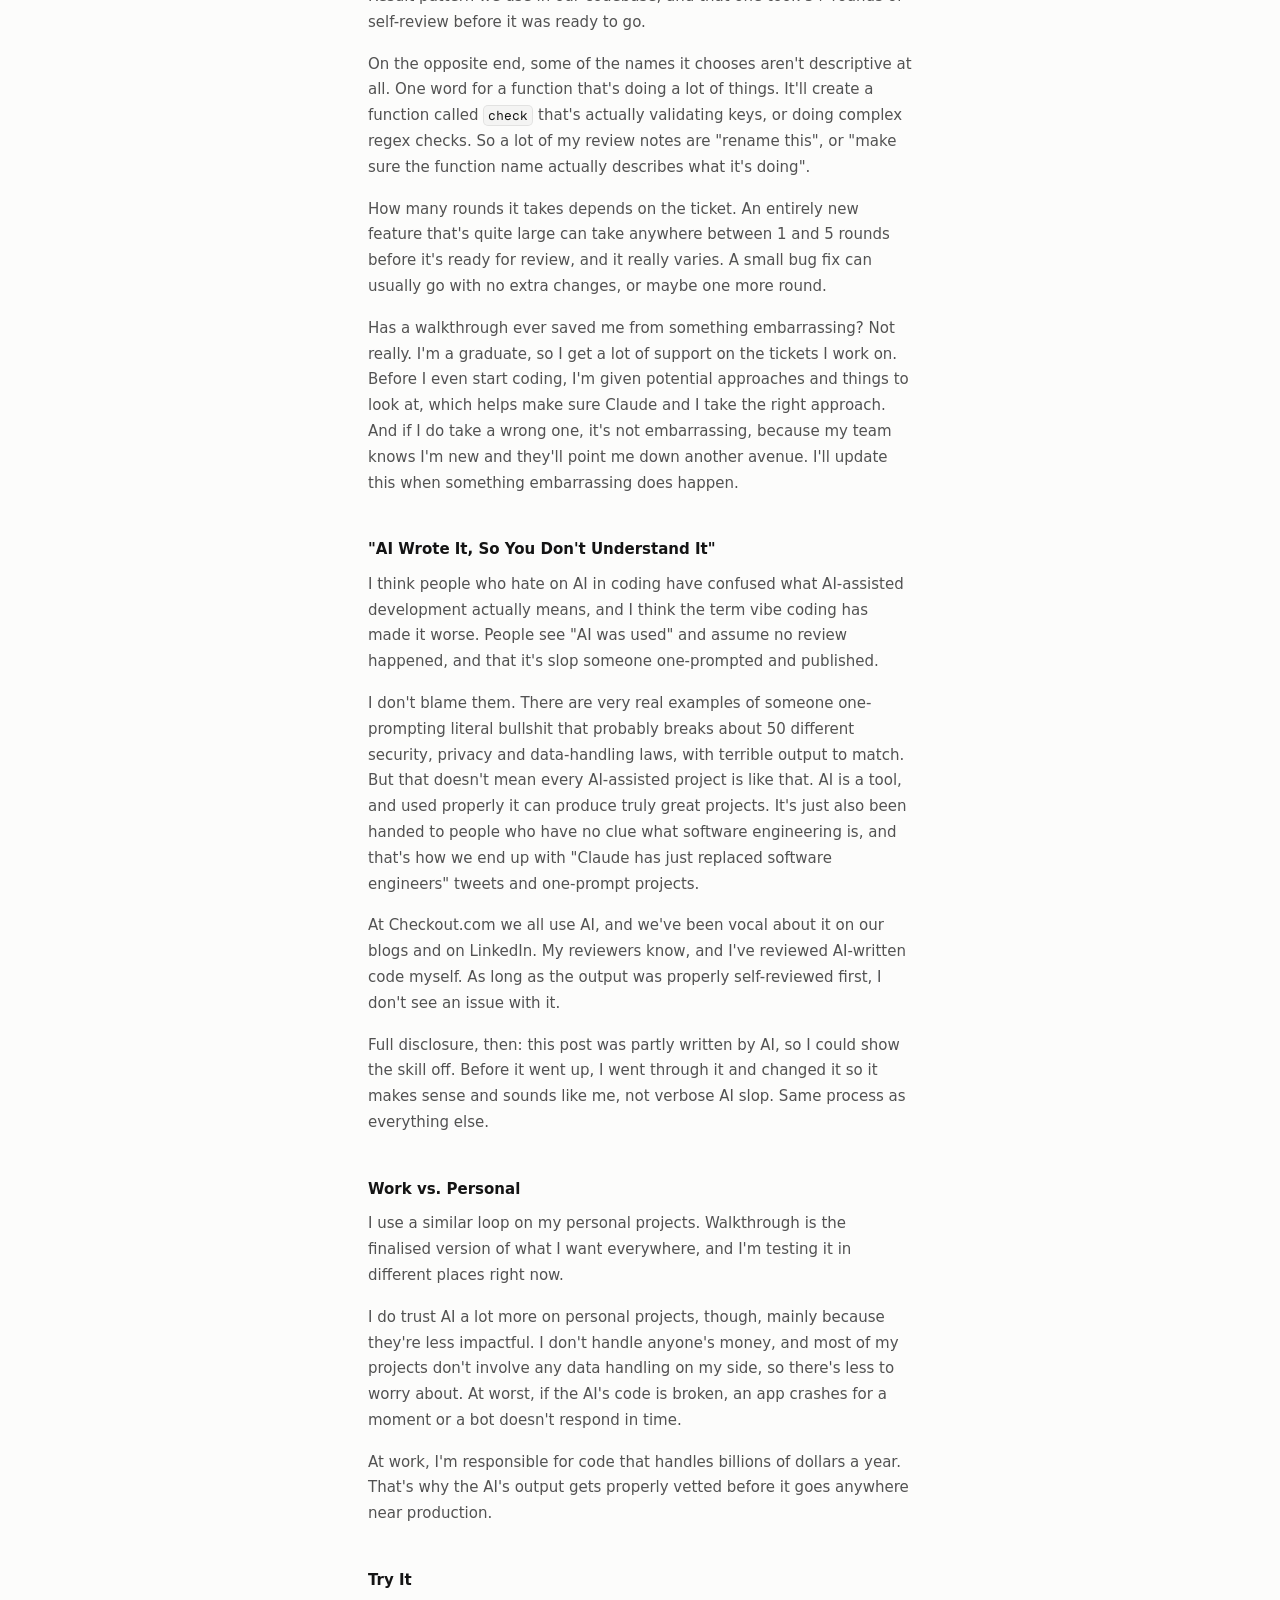
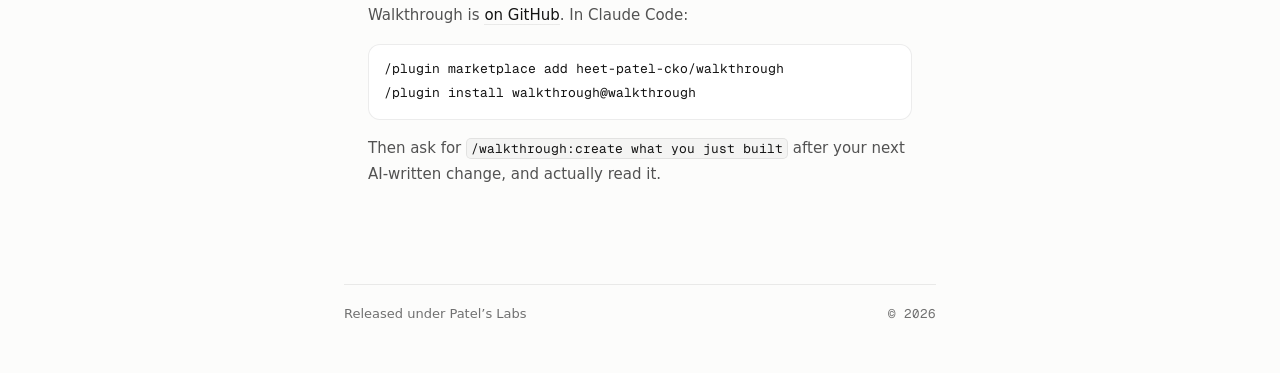
<file: lab-notes/i-dont-read-diffs-anymore/index.html>
<!doctype html>
<html lang="en">
<head>
  <meta charset="utf-8">
  <meta name="viewport" content="width=device-width, initial-scale=1">
  <title>I Don't Read Diffs Anymore · Heet Patel</title>
  <meta name="description" content="How I use AI to write code at work, and the plugin I built so I can review it without reading 1,000-line diffs.">
  <meta name="color-scheme" content="dark light">
  <meta name="theme-color" content="#0B0B0C" media="(prefers-color-scheme: dark)">
  <meta name="theme-color" content="#FCFCFB" media="(prefers-color-scheme: light)">
  <meta property="og:title" content="I Don't Read Diffs Anymore">
  <meta property="og:description" content="How I use AI to write code at work, and the plugin I built so I can review it without reading 1,000-line diffs.">
  <meta property="og:image" content="https://patelheet.com/assets/notes/i-dont-read-diffs-anymore/walkthrough-overview.png">
  <meta property="og:url" content="https://patelheet.com/lab-notes/i-dont-read-diffs-anymore/">
  <meta property="og:type" content="article">
  <meta name="twitter:card" content="summary_large_image">
  <link rel="icon" href="/assets/brand/favicon.svg" type="image/svg+xml">
  <link rel="icon" href="/assets/brand/favicon.ico" sizes="any">
  <link rel="apple-touch-icon" href="/assets/brand/apple-touch-icon.png">
  <link rel="preconnect" href="https://fonts.googleapis.com">
  <link rel="preconnect" href="https://fonts.gstatic.com" crossorigin>
  <link rel="stylesheet" href="https://fonts.googleapis.com/css2?family=Geist+Mono:wght@400;500&display=swap">
  <link rel="preconnect" href="https://api.fontshare.com" crossorigin>
  <link rel="stylesheet" href="https://api.fontshare.com/v2/css?f[]=satoshi@400,500,700&display=swap">
  <link rel="stylesheet" href="https://api.fontshare.com/v2/css?f[]=sentient@300,301,400,401&display=swap">
  <link rel="stylesheet" href="/styles.css">
  <link rel="stylesheet" href="/notes.css">
  <script>
    document.documentElement.classList.add("js");
    try { const t = localStorage.getItem("theme"); if (t) document.documentElement.dataset.theme = t; } catch (e) {}
  </script>
</head>
<body>
  <a class="skip" href="#main">Skip to content</a>
  <header class="bar" data-reveal>
    <a class="id" href="/" aria-label="Heet Patel, home">
      <svg class="mark" viewBox="128 -6 326 448" aria-hidden="true">
        <path class="mark-shadow" transform="translate(12,12)" fill-rule="evenodd" d="M140,140 H250 A105,105 0 0 1 250,350 H210 V385 A35,35 0 0 1 140,385 Z M210,245 A40,40 0 1 0 290,245 A40,40 0 1 0 210,245 Z"/>
        <path class="mark-p" fill-rule="evenodd" d="M140,140 H250 A105,105 0 0 1 250,350 H210 V385 A35,35 0 0 1 140,385 Z M210,245 A40,40 0 1 0 290,245 A40,40 0 1 0 210,245 Z"/>
        <circle class="mark-ring" cx="390" cy="88" r="39"/>
        <path class="mark-spark" d="M305,0 Q311,24 335,30 Q311,36 305,60 Q299,36 275,30 Q299,24 305,0 Z"/>
        <circle class="mark-dot" cx="436" cy="22" r="10"/>
      </svg>
      <span>Heet Patel</span>
    </a>
    <div class="bar-right">
      <span class="clock" title="My local time">London <time id="clock">--:--</time></span>
      <button class="theme" id="theme" type="button" aria-label="Toggle light and dark theme">
        <svg viewBox="0 0 20 20" aria-hidden="true"><circle cx="10" cy="10" r="7"/><path d="M10 3 A7 7 0 0 1 10 17 Z"/></svg>
      </button>
    </div>
  </header>

  <main id="main">
    <article class="post">
      <a class="back" href="/#notes-h" aria-label="Back to home"><svg viewBox="0 0 16 16" aria-hidden="true"><path d="M10 3 5 8l5 5" fill="none" stroke="currentColor" stroke-width="1.6" stroke-linecap="round" stroke-linejoin="round"/></svg></a>
            <h1 class="rv">I Don't Read Diffs Anymore</h1>
      <p class="date rv"><time datetime="2026-11">November 2026</time></p>

<p class="rv">AI is a big part of how development runs at <a class="tool" data-tool="checkout">Checkout.com</a>. So I need a process that does two things. A, it writes the code I need. B, it lets me review that code without reading a 1,000-line diff.</p>

<p class="rv">To help with B, I built a <a class="tool" data-tool="claude">Claude</a> plugin called <a class="tool" data-tool="walkthrough">Walkthrough</a>. It's public, and most of this post is about how I use it.</p>

<h2 class="rv">A Ticket, Start to Finish</h2>

<p class="rv">I have <a class="tool" data-tool="claudecode">Claude Code</a> environments set up, which makes it easy to open a chat inside a specific service or repo with the context it needs already added. On my work machine that's always the <a class="tool" data-tool="claudedesktop">Claude desktop app</a>, in the Code tab.</p>

<p class="rv">Honestly, most of the time it's as simple as this. I give Claude the ticket and tell it to plan with a bigger model (<a class="tool" data-tool="opus">Opus</a> or <a class="tool" data-tool="fable">Fable</a>), then spin up <a class="tool" data-tool="sonnet">Sonnet</a> models to do the coding. If I have extra context, like something from a call or a meeting about the ticket, I send that along with it. Then I let Claude do its thing.</p>

<p class="rv">About 90% of the time it picks a very good approach. It follows the conventions that have been set in the codebase since probably before Claude was a thing, and it adds the steps that are needed.</p>

<p class="rv">Once the code is written, I get it to run Walkthrough. That's my self-review, and I'll get to how it works in a second.</p>

<p class="rv">When the self-review is done, I break the ticket into the commits it needs, and sometimes into separate PRs, ready for stacks (which I hate, by the way). It gets pushed to <a class="tool" data-tool="github">GitHub</a>, if GitHub isn't down that is. From there someone reviews it. If changes are needed, I ask Claude to make them and update the walkthrough, and that's about it. There are testing steps in there too that make sure the service works as expected, but I can't really talk about those.</p>

<h2 class="rv">Why Not Just Read the Diff?</h2>

<p class="rv">A diff, in my opinion, is just hard to read. It goes file by file and line by line. When a change spans multiple files, with functions calling each other all over the place, there's no easy way to follow the process.</p>

<p class="rv">Say you're trying to follow how a command for a Discord bot goes from you calling it to it running and responding. There are probably several functions the command calls, sitting in separate files. In a diff view you're jumping between files by hand and trying to remember where you are. A walkthrough follows the whole execution for you, and explains it step by step.</p>

<figure class="order rv" data-order>
  <div class="order-bar">
    <span class="order-label">A made-up Discord command, five files</span>
    <div class="order-toggle" role="group" aria-label="File order">
      <button type="button" data-mode="diff" aria-pressed="true">Diff order</button>
      <button type="button" data-mode="run" aria-pressed="false">Walkthrough order</button>
    </div>
  </div>
  <ol class="order-list">
    <li data-run="3"><code>activity.py</code><span class="order-delta">+24 &minus;2</span><span class="order-why"><span>Counts how many messages the channel gets per minute.</span></span></li>
    <li data-run="2"><code>checks.py</code><span class="order-delta">+9 &minus;0</span><span class="order-why"><span>Makes sure the person running it is allowed to.</span></span></li>
    <li data-run="1"><code>commands/slowmode.py</code><span class="order-delta">+31 &minus;4</span><span class="order-why"><span>The command arrives here, and this is where everything else gets called from.</span></span></li>
    <li data-run="4"><code>db.py</code><span class="order-delta">+12 &minus;1</span><span class="order-why"><span>Saves the new setting for the channel.</span></span></li>
    <li data-run="5"><code>responses.py</code><span class="order-delta">+7 &minus;0</span><span class="order-why"><span>Builds the reply the user actually sees.</span></span></li>
  </ol>
  <figcaption>Same files, same change. A diff shows them alphabetically. A walkthrough shows them in the order they run.</figcaption>
</figure>

<h2 class="rv">What Walkthrough Actually Does</h2>

<p class="rv">Walkthrough turns a big pile of context into a simple, interactive HTML page that I read in my browser. That context can be code, a stack of PRs, AI-generated changes, a design doc or a wiki page. Claude writes the walkthrough as Markdown that points at the real files and lines, and a script builds it into one self-contained page with the code highlighting and notes already built in.</p>

<p class="rv">It picks one concrete example, like one request or one command, and follows it through every section. Each section highlights and pins the exact lines it's talking about, so the explanation points at the code instead of describing it. Every term gets defined once, with a hover definition everywhere else, and there's a reader level (beginner, familiar or expert) depending on how much I already know.</p>

<p class="rv">The part I actually built it for is the notes. While I'm reading, I can select any sentence or click any code line and leave a note. There are three kinds:</p>

<p class="rv"><strong>Explain better</strong> rewrites that part of the walkthrough the way I ask. <strong>Change it</strong> is a review comment on the code itself: Claude changes the code, then updates the walkthrough. <strong>Question</strong> gets an answer as a reply.</p>

<p class="rv">When I'm done, I open the Notes panel and hit <strong>Copy for AI</strong>, paste it into Claude, and it applies the notes and rebuilds. Every note shows Claude's reply, resolved notes turn grey, and changed sections get an Updated badge. Then I read it again. That loop repeats until I'm happy.</p>

<figure class="rv">
  <div class="stack-cards" data-gallery>
    <div class="card c1" data-zoom tabindex="0" role="button" aria-label="Open the walkthrough overview screenshot"><img src="/assets/notes/i-dont-read-diffs-anymore/walkthrough-overview.png" alt="A walkthrough page: contents on the left, a short summary and a flow diagram of the steps" width="1600" height="1000" loading="lazy"></div>
    <div class="card c2" data-zoom tabindex="0" role="button" aria-label="Open the walkthrough code screenshot"><img src="/assets/notes/i-dont-read-diffs-anymore/walkthrough-code.png" alt="A walkthrough section with a code excerpt, highlighted lines and numbered pins the text refers to" width="1600" height="1000" loading="lazy"></div>
  </div>
  <figcaption>A real walkthrough, of the code behind the toggle above.</figcaption>
</figure>

<p class="rv">Those screenshots aren't from work. They're from a walkthrough of this site's own code: the diff-order toggle above, which Claude wrote for this post. You can <a class="u" href="/lab-notes/i-dont-read-diffs-anymore/walkthrough.html">open the full walkthrough</a> and poke around it yourself.</p>

<h2 class="rv">What I Actually Catch</h2>

<p class="rv">Claude has a habit of over-engineering sometimes. It'll overcomplicate things that don't need it, so I have to go back and ask it to simplify, or to use another method. There was one ticket where it didn't follow the Result pattern we use in our codebase, and that one took 5+ rounds of self-review before it was ready to go.</p>

<p class="rv">On the opposite end, some of the names it chooses aren't descriptive at all. One word for a function that's doing a lot of things. It'll create a function called <code>check</code> that's actually validating keys, or doing complex regex checks. So a lot of my review notes are "rename this", or "make sure the function name actually describes what it's doing".</p>

<p class="rv">How many rounds it takes depends on the ticket. An entirely new feature that's quite large can take anywhere between 1 and 5 rounds before it's ready for review, and it really varies. A small bug fix can usually go with no extra changes, or maybe one more round.</p>

<p class="rv">Has a walkthrough ever saved me from something embarrassing? Not really. I'm a graduate, so I get a lot of support on the tickets I work on. Before I even start coding, I'm given potential approaches and things to look at, which helps make sure Claude and I take the right approach. And if I do take a wrong one, it's not embarrassing, because my team knows I'm new and they'll point me down another avenue. I'll update this when something embarrassing does happen.</p>

<h2 class="rv">"AI Wrote It, So You Don't Understand It"</h2>

<p class="rv">I think people who hate on AI in coding have confused what AI-assisted development actually means, and I think the term vibe coding has made it worse. People see "AI was used" and assume no review happened, and that it's slop someone one-prompted and published.</p>

<p class="rv">I don't blame them. There are very real examples of someone one-prompting literal bullshit that probably breaks about 50 different security, privacy and data-handling laws, with terrible output to match. But that doesn't mean every AI-assisted project is like that. AI is a tool, and used properly it can produce truly great projects. It's just also been handed to people who have no clue what software engineering is, and that's how we end up with "Claude has just replaced software engineers" tweets and one-prompt projects.</p>

<p class="rv">At Checkout.com we all use AI, and we've been vocal about it on our blogs and on LinkedIn. My reviewers know, and I've reviewed AI-written code myself. As long as the output was properly self-reviewed first, I don't see an issue with it.</p>

<p class="rv">Full disclosure, then: this post was partly written by AI, so I could show the skill off. Before it went up, I went through it and changed it so it makes sense and sounds like me, not verbose AI slop. Same process as everything else.</p>

<h2 class="rv">Work vs. Personal</h2>

<p class="rv">I use a similar loop on my personal projects. Walkthrough is the finalised version of what I want everywhere, and I'm testing it in different places right now.</p>

<p class="rv">I do trust AI a lot more on personal projects, though, mainly because they're less impactful. I don't handle anyone's money, and most of my projects don't involve any data handling on my side, so there's less to worry about. At worst, if the AI's code is broken, an app crashes for a moment or a bot doesn't respond in time.</p>

<p class="rv">At work, I'm responsible for code that handles billions of dollars a year. That's why the AI's output gets properly vetted before it goes anywhere near production.</p>

<h2 class="rv">Try It</h2>

<p class="rv">Walkthrough is <a class="u" href="https://github.com/heet-patel-cko/walkthrough" target="_blank" rel="noopener">on GitHub</a>. In Claude Code:</p>

<pre class="rv"><code>/plugin marketplace add heet-patel-cko/walkthrough
/plugin install walkthrough@walkthrough</code></pre>

<p class="rv">Then ask for <code>/walkthrough:create what you just built</code> after your next AI-written change, and actually read it.</p>

    </article>
  </main>

  <footer class="foot" data-reveal>
    <span>Released under Patel&rsquo;s Labs</span>
    <span class="mono">&copy; <span id="year">2026</span></span>
  </footer>

  <script src="/script.js" defer></script>
  <script src="/notes.js" defer></script>
</body>
</html>
</file>
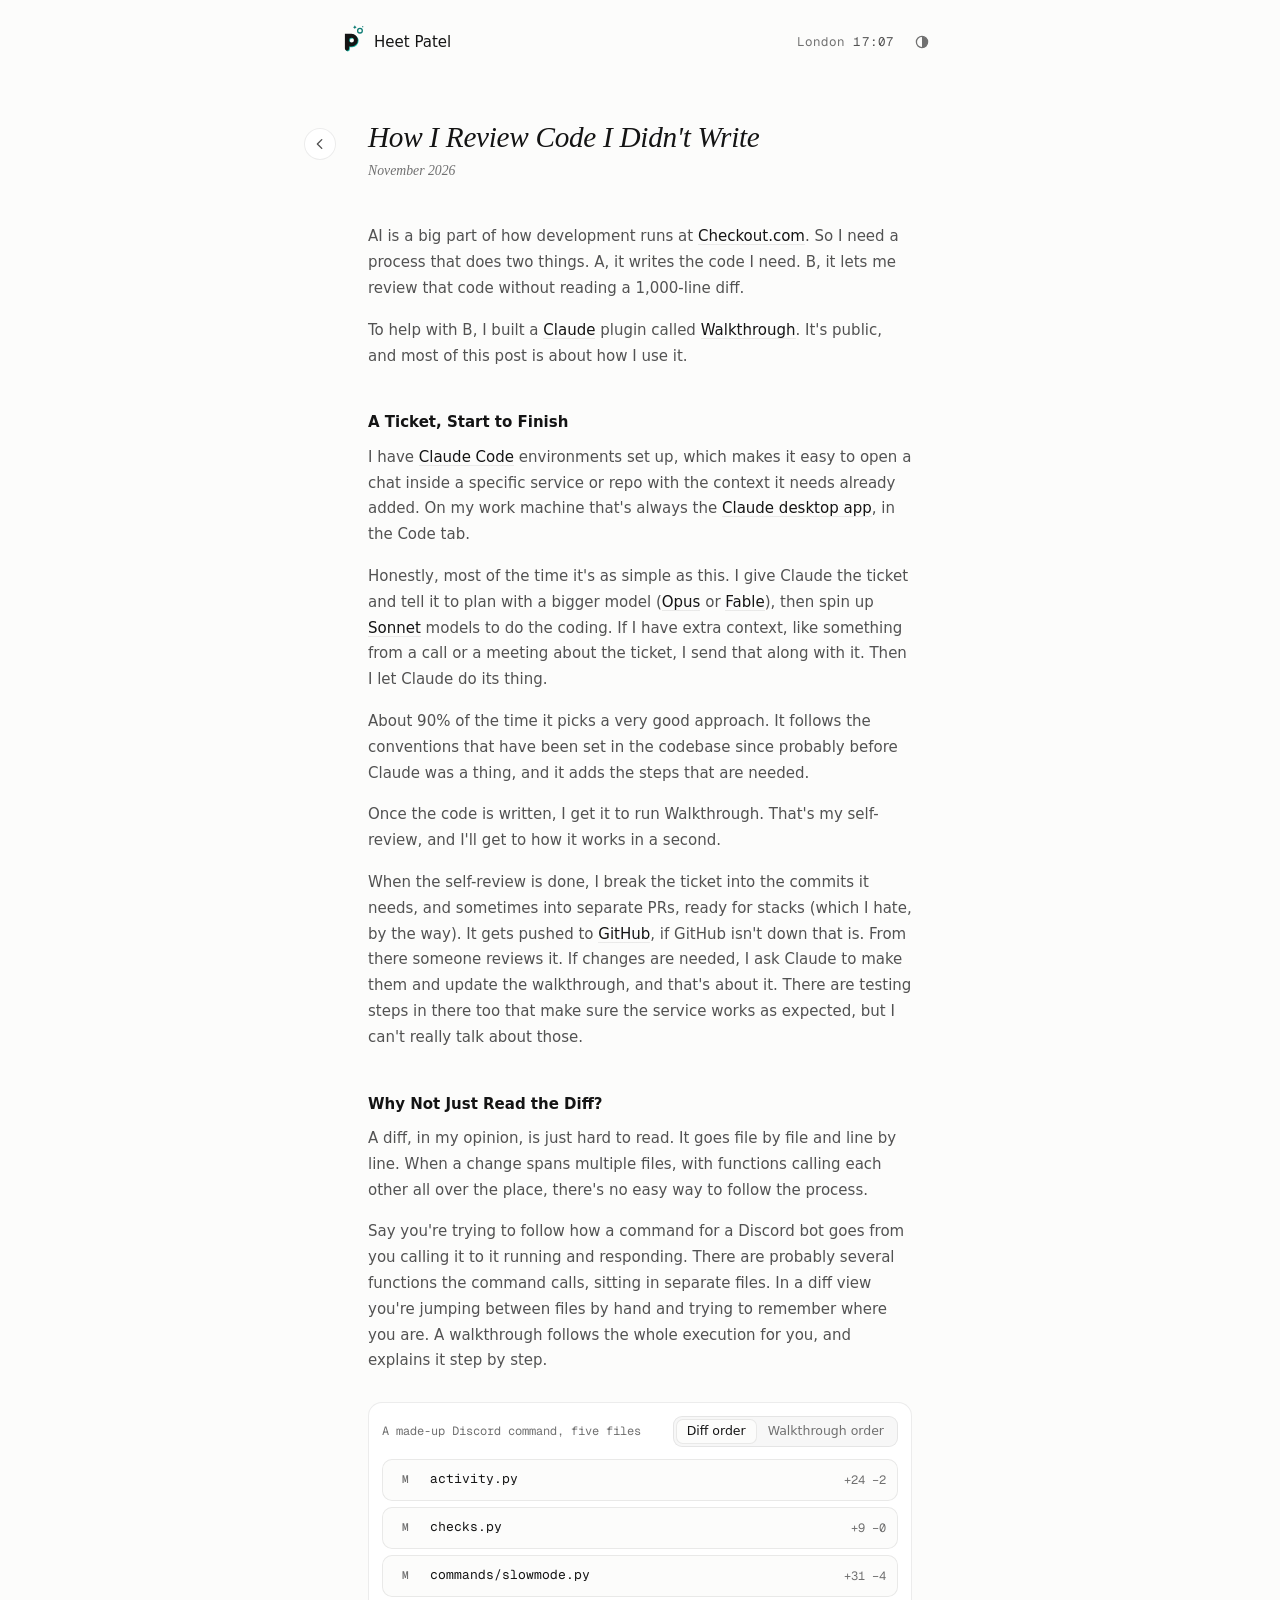
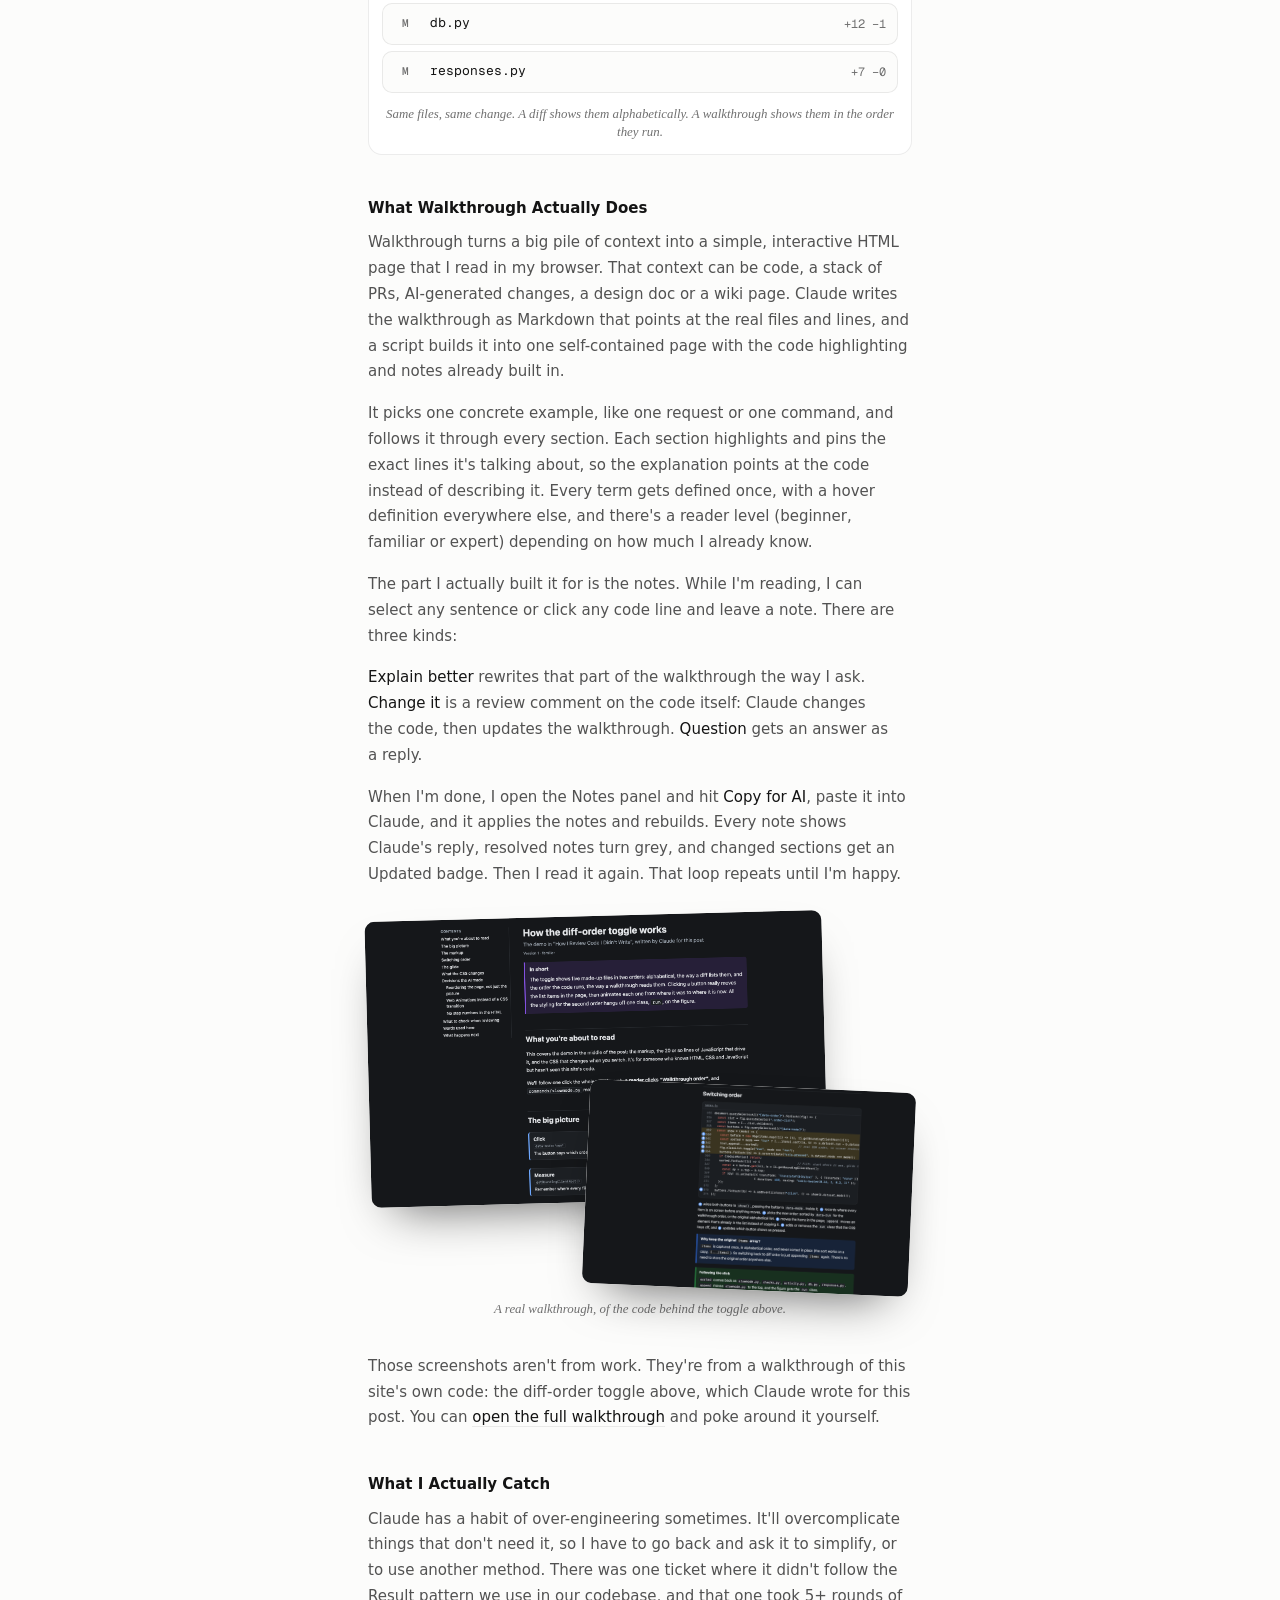
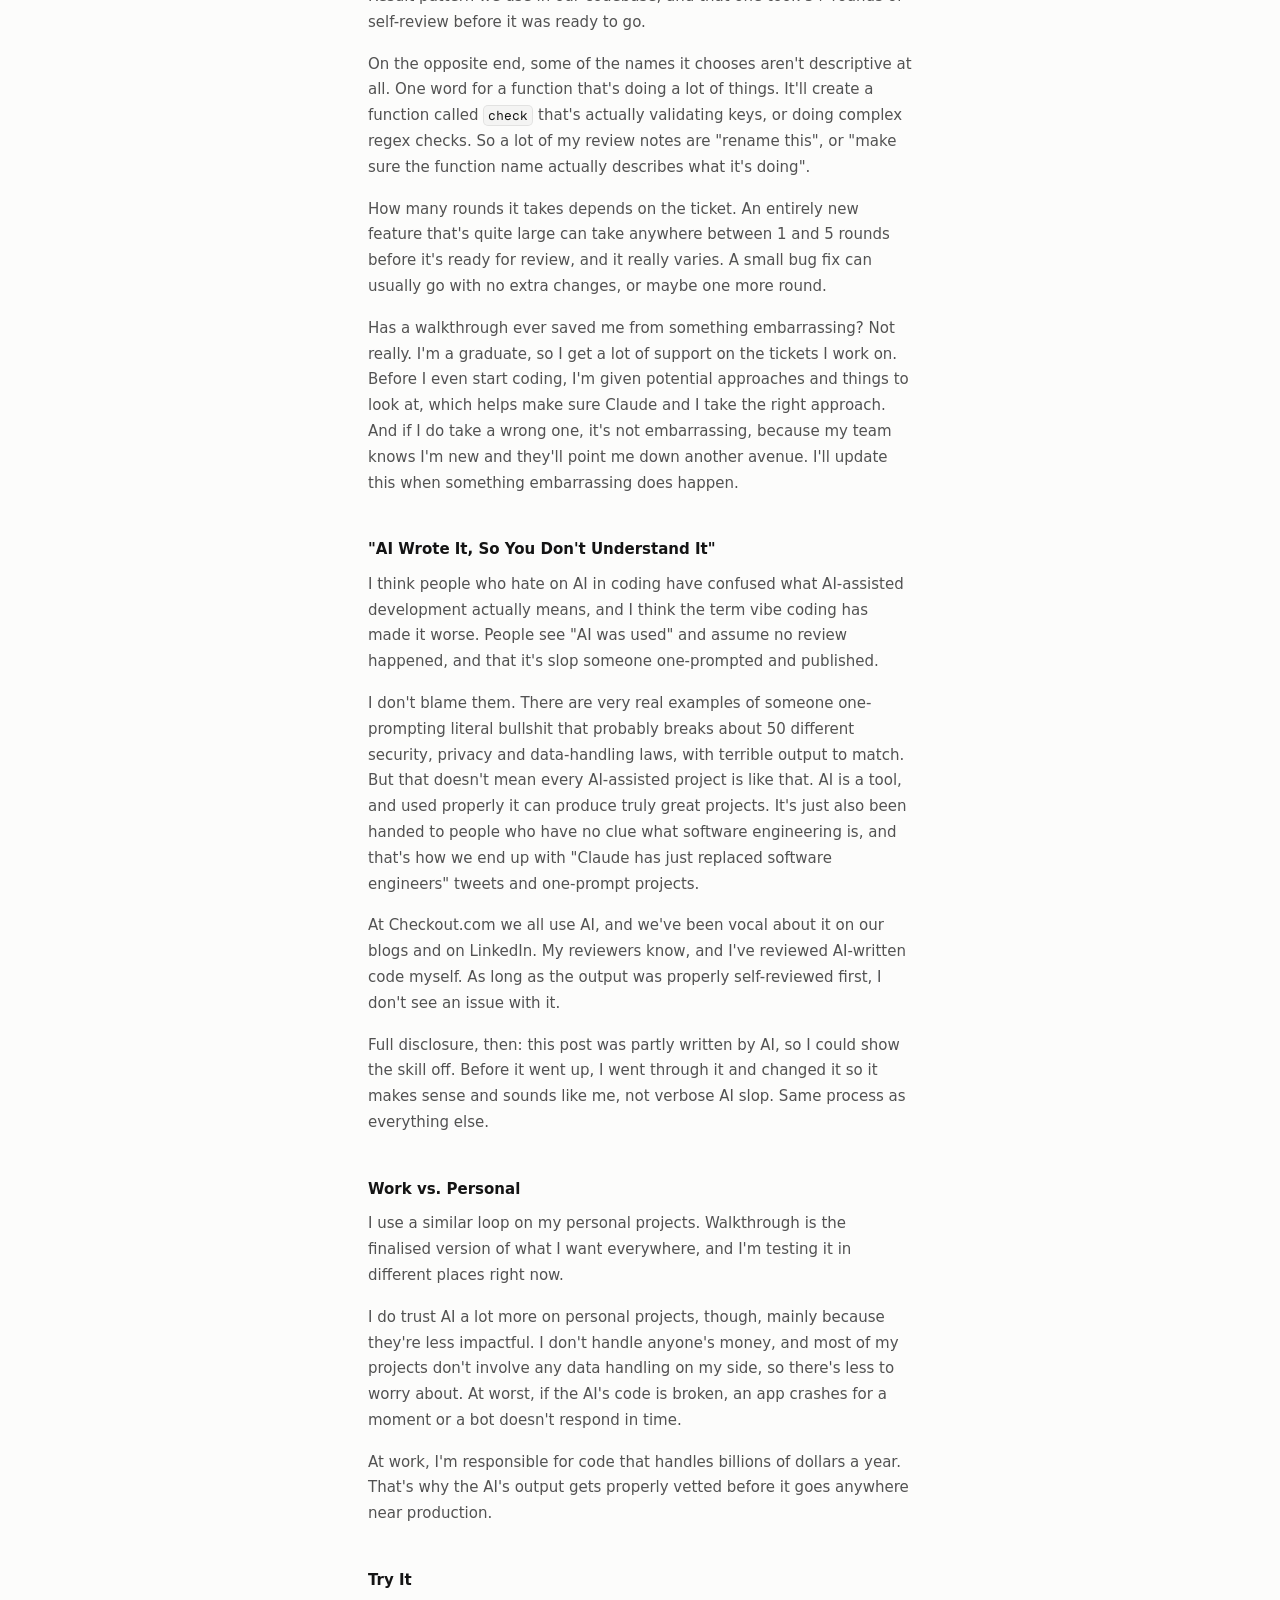
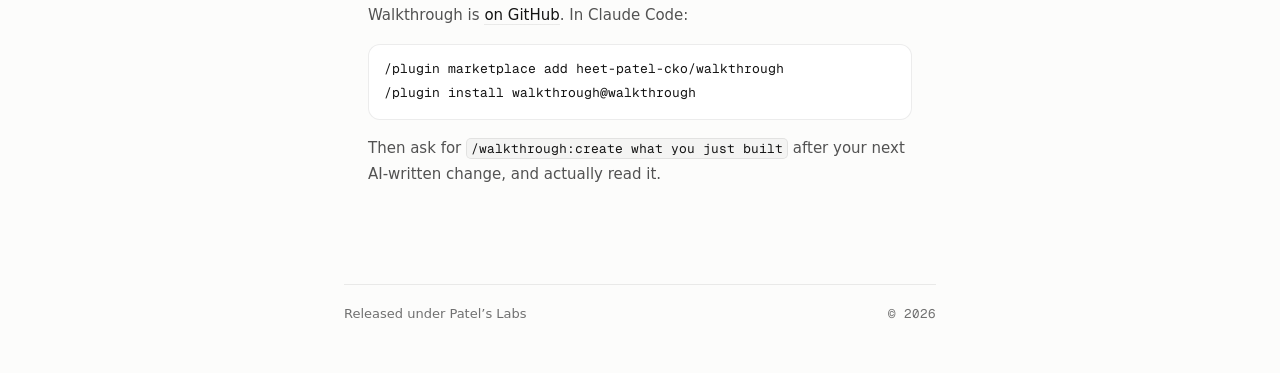
<file: lab-notes/reviewing-code-i-didnt-write/index.html>
<!doctype html>
<html lang="en">
<head>
  <meta charset="utf-8">
  <meta name="viewport" content="width=device-width, initial-scale=1">
  <title>How I Review Code I Didn't Write · Heet Patel</title>
  <meta name="description" content="How I use AI to write code at work, and the plugin I built so I can review it without reading 1,000-line diffs.">
  <meta name="color-scheme" content="dark light">
  <meta name="theme-color" content="#0B0B0C" media="(prefers-color-scheme: dark)">
  <meta name="theme-color" content="#FCFCFB" media="(prefers-color-scheme: light)">
  <meta property="og:title" content="How I Review Code I Didn't Write">
  <meta property="og:description" content="How I use AI to write code at work, and the plugin I built so I can review it without reading 1,000-line diffs.">
  <meta property="og:image" content="https://patelheet.com/assets/notes/reviewing-code-i-didnt-write/walkthrough-overview.png">
  <meta property="og:url" content="https://patelheet.com/lab-notes/reviewing-code-i-didnt-write/">
  <meta property="og:type" content="article">
  <meta name="twitter:card" content="summary_large_image">
  <link rel="icon" href="/assets/brand/favicon.svg" type="image/svg+xml">
  <link rel="icon" href="/assets/brand/favicon.ico" sizes="any">
  <link rel="apple-touch-icon" href="/assets/brand/apple-touch-icon.png">
  <link rel="preconnect" href="https://fonts.googleapis.com">
  <link rel="preconnect" href="https://fonts.gstatic.com" crossorigin>
  <link rel="stylesheet" href="https://fonts.googleapis.com/css2?family=Geist+Mono:wght@400;500&display=swap">
  <link rel="preconnect" href="https://api.fontshare.com" crossorigin>
  <link rel="stylesheet" href="https://api.fontshare.com/v2/css?f[]=satoshi@400,500,700&display=swap">
  <link rel="stylesheet" href="https://api.fontshare.com/v2/css?f[]=sentient@300,301,400,401&display=swap">
  <link rel="stylesheet" href="/styles.css">
  <link rel="stylesheet" href="/notes.css">
  <script>
    document.documentElement.classList.add("js");
    try { const t = localStorage.getItem("theme"); if (t) document.documentElement.dataset.theme = t; } catch (e) {}
  </script>
</head>
<body>
  <a class="skip" href="#main">Skip to content</a>
  <header class="bar" data-reveal>
    <a class="id" href="/" aria-label="Heet Patel, home">
      <svg class="mark" viewBox="128 -6 326 448" aria-hidden="true">
        <path class="mark-shadow" transform="translate(12,12)" fill-rule="evenodd" d="M140,140 H250 A105,105 0 0 1 250,350 H210 V385 A35,35 0 0 1 140,385 Z M210,245 A40,40 0 1 0 290,245 A40,40 0 1 0 210,245 Z"/>
        <path class="mark-p" fill-rule="evenodd" d="M140,140 H250 A105,105 0 0 1 250,350 H210 V385 A35,35 0 0 1 140,385 Z M210,245 A40,40 0 1 0 290,245 A40,40 0 1 0 210,245 Z"/>
        <circle class="mark-ring" cx="390" cy="88" r="39"/>
        <path class="mark-spark" d="M305,0 Q311,24 335,30 Q311,36 305,60 Q299,36 275,30 Q299,24 305,0 Z"/>
        <circle class="mark-dot" cx="436" cy="22" r="10"/>
      </svg>
      <span>Heet Patel</span>
    </a>
    <div class="bar-right">
      <span class="clock" title="My local time">London <time id="clock">--:--</time></span>
      <button class="theme" id="theme" type="button" aria-label="Toggle light and dark theme">
        <svg viewBox="0 0 20 20" aria-hidden="true"><circle cx="10" cy="10" r="7"/><path d="M10 3 A7 7 0 0 1 10 17 Z"/></svg>
      </button>
    </div>
  </header>

  <main id="main">
    <article class="post">
      <a class="back" href="/#notes-h" aria-label="Back to home"><svg viewBox="0 0 16 16" aria-hidden="true"><path d="M10 3 5 8l5 5" fill="none" stroke="currentColor" stroke-width="1.6" stroke-linecap="round" stroke-linejoin="round"/></svg></a>
            <h1 class="rv">How I Review Code I Didn't Write</h1>
      <p class="date rv"><time datetime="2026-11">November 2026</time></p>

<p class="rv">AI is a big part of how development runs at <a class="tool" data-tool="checkout">Checkout.com</a>. So I need a process that does two things. A, it writes the code I need. B, it lets me review that code without reading a 1,000-line diff.</p>

<p class="rv">To help with B, I built a <a class="tool" data-tool="claude">Claude</a> plugin called <a class="tool" data-tool="walkthrough">Walkthrough</a>. It's public, and most of this post is about how I use it.</p>

<h2 class="rv">A Ticket, Start to Finish</h2>

<p class="rv">I have <a class="tool" data-tool="claudecode">Claude Code</a> environments set up, which makes it easy to open a chat inside a specific service or repo with the context it needs already added. On my work machine that's always the <a class="tool" data-tool="claudedesktop">Claude desktop app</a>, in the Code tab.</p>

<p class="rv">Honestly, most of the time it's as simple as this. I give Claude the ticket and tell it to plan with a bigger model (<a class="tool" data-tool="opus">Opus</a> or <a class="tool" data-tool="fable">Fable</a>), then spin up <a class="tool" data-tool="sonnet">Sonnet</a> models to do the coding. If I have extra context, like something from a call or a meeting about the ticket, I send that along with it. Then I let Claude do its thing.</p>

<p class="rv">About 90% of the time it picks a very good approach. It follows the conventions that have been set in the codebase since probably before Claude was a thing, and it adds the steps that are needed.</p>

<p class="rv">Once the code is written, I get it to run Walkthrough. That's my self-review, and I'll get to how it works in a second.</p>

<p class="rv">When the self-review is done, I break the ticket into the commits it needs, and sometimes into separate PRs, ready for stacks (which I hate, by the way). It gets pushed to <a class="tool" data-tool="github">GitHub</a>, if GitHub isn't down that is. From there someone reviews it. If changes are needed, I ask Claude to make them and update the walkthrough, and that's about it. There are testing steps in there too that make sure the service works as expected, but I can't really talk about those.</p>

<h2 class="rv">Why Not Just Read the Diff?</h2>

<p class="rv">A diff, in my opinion, is just hard to read. It goes file by file and line by line. When a change spans multiple files, with functions calling each other all over the place, there's no easy way to follow the process.</p>

<p class="rv">Say you're trying to follow how a command for a Discord bot goes from you calling it to it running and responding. There are probably several functions the command calls, sitting in separate files. In a diff view you're jumping between files by hand and trying to remember where you are. A walkthrough follows the whole execution for you, and explains it step by step.</p>

<figure class="order rv" data-order>
  <div class="order-bar">
    <span class="order-label">A made-up Discord command, five files</span>
    <div class="order-toggle" role="group" aria-label="File order">
      <button type="button" data-mode="diff" aria-pressed="true">Diff order</button>
      <button type="button" data-mode="run" aria-pressed="false">Walkthrough order</button>
    </div>
  </div>
  <ol class="order-list">
    <li data-run="3"><code>activity.py</code><span class="order-delta">+24 &minus;2</span><span class="order-why"><span>Counts how many messages the channel gets per minute.</span></span></li>
    <li data-run="2"><code>checks.py</code><span class="order-delta">+9 &minus;0</span><span class="order-why"><span>Makes sure the person running it is allowed to.</span></span></li>
    <li data-run="1"><code>commands/slowmode.py</code><span class="order-delta">+31 &minus;4</span><span class="order-why"><span>The command arrives here, and this is where everything else gets called from.</span></span></li>
    <li data-run="4"><code>db.py</code><span class="order-delta">+12 &minus;1</span><span class="order-why"><span>Saves the new setting for the channel.</span></span></li>
    <li data-run="5"><code>responses.py</code><span class="order-delta">+7 &minus;0</span><span class="order-why"><span>Builds the reply the user actually sees.</span></span></li>
  </ol>
  <figcaption>Same files, same change. A diff shows them alphabetically. A walkthrough shows them in the order they run.</figcaption>
</figure>

<h2 class="rv">What Walkthrough Actually Does</h2>

<p class="rv">Walkthrough turns a big pile of context into a simple, interactive HTML page that I read in my browser. That context can be code, a stack of PRs, AI-generated changes, a design doc or a wiki page. Claude writes the walkthrough as Markdown that points at the real files and lines, and a script builds it into one self-contained page with the code highlighting and notes already built in.</p>

<p class="rv">It picks one concrete example, like one request or one command, and follows it through every section. Each section highlights and pins the exact lines it's talking about, so the explanation points at the code instead of describing it. Every term gets defined once, with a hover definition everywhere else, and there's a reader level (beginner, familiar or expert) depending on how much I already know.</p>

<p class="rv">The part I actually built it for is the notes. While I'm reading, I can select any sentence or click any code line and leave a note. There are three kinds:</p>

<p class="rv"><strong>Explain better</strong> rewrites that part of the walkthrough the way I ask. <strong>Change it</strong> is a review comment on the code itself: Claude changes the code, then updates the walkthrough. <strong>Question</strong> gets an answer as a reply.</p>

<p class="rv">When I'm done, I open the Notes panel and hit <strong>Copy for AI</strong>, paste it into Claude, and it applies the notes and rebuilds. Every note shows Claude's reply, resolved notes turn grey, and changed sections get an Updated badge. Then I read it again. That loop repeats until I'm happy.</p>

<figure class="rv">
  <div class="stack-cards" data-gallery>
    <div class="card c1" data-zoom tabindex="0" role="button" aria-label="Open the walkthrough overview screenshot"><img src="/assets/notes/reviewing-code-i-didnt-write/walkthrough-overview.png" alt="A walkthrough page: contents on the left, a short summary and a flow diagram of the steps" width="1600" height="1000" loading="lazy"></div>
    <div class="card c2" data-zoom tabindex="0" role="button" aria-label="Open the walkthrough code screenshot"><img src="/assets/notes/reviewing-code-i-didnt-write/walkthrough-code.png" alt="A walkthrough section with a code excerpt, highlighted lines and numbered pins the text refers to" width="1600" height="1000" loading="lazy"></div>
  </div>
  <figcaption>A real walkthrough, of the code behind the toggle above.</figcaption>
</figure>

<p class="rv">Those screenshots aren't from work. They're from a walkthrough of this site's own code: the diff-order toggle above, which Claude wrote for this post. You can <a class="u" href="/lab-notes/reviewing-code-i-didnt-write/walkthrough.html">open the full walkthrough</a> and poke around it yourself.</p>

<h2 class="rv">What I Actually Catch</h2>

<p class="rv">Claude has a habit of over-engineering sometimes. It'll overcomplicate things that don't need it, so I have to go back and ask it to simplify, or to use another method. There was one ticket where it didn't follow the Result pattern we use in our codebase, and that one took 5+ rounds of self-review before it was ready to go.</p>

<p class="rv">On the opposite end, some of the names it chooses aren't descriptive at all. One word for a function that's doing a lot of things. It'll create a function called <code>check</code> that's actually validating keys, or doing complex regex checks. So a lot of my review notes are "rename this", or "make sure the function name actually describes what it's doing".</p>

<p class="rv">How many rounds it takes depends on the ticket. An entirely new feature that's quite large can take anywhere between 1 and 5 rounds before it's ready for review, and it really varies. A small bug fix can usually go with no extra changes, or maybe one more round.</p>

<p class="rv">Has a walkthrough ever saved me from something embarrassing? Not really. I'm a graduate, so I get a lot of support on the tickets I work on. Before I even start coding, I'm given potential approaches and things to look at, which helps make sure Claude and I take the right approach. And if I do take a wrong one, it's not embarrassing, because my team knows I'm new and they'll point me down another avenue. I'll update this when something embarrassing does happen.</p>

<h2 class="rv">"AI Wrote It, So You Don't Understand It"</h2>

<p class="rv">I think people who hate on AI in coding have confused what AI-assisted development actually means, and I think the term vibe coding has made it worse. People see "AI was used" and assume no review happened, and that it's slop someone one-prompted and published.</p>

<p class="rv">I don't blame them. There are very real examples of someone one-prompting literal bullshit that probably breaks about 50 different security, privacy and data-handling laws, with terrible output to match. But that doesn't mean every AI-assisted project is like that. AI is a tool, and used properly it can produce truly great projects. It's just also been handed to people who have no clue what software engineering is, and that's how we end up with "Claude has just replaced software engineers" tweets and one-prompt projects.</p>

<p class="rv">At Checkout.com we all use AI, and we've been vocal about it on our blogs and on LinkedIn. My reviewers know, and I've reviewed AI-written code myself. As long as the output was properly self-reviewed first, I don't see an issue with it.</p>

<p class="rv">Full disclosure, then: this post was partly written by AI, so I could show the skill off. Before it went up, I went through it and changed it so it makes sense and sounds like me, not verbose AI slop. Same process as everything else.</p>

<h2 class="rv">Work vs. Personal</h2>

<p class="rv">I use a similar loop on my personal projects. Walkthrough is the finalised version of what I want everywhere, and I'm testing it in different places right now.</p>

<p class="rv">I do trust AI a lot more on personal projects, though, mainly because they're less impactful. I don't handle anyone's money, and most of my projects don't involve any data handling on my side, so there's less to worry about. At worst, if the AI's code is broken, an app crashes for a moment or a bot doesn't respond in time.</p>

<p class="rv">At work, I'm responsible for code that handles billions of dollars a year. That's why the AI's output gets properly vetted before it goes anywhere near production.</p>

<h2 class="rv">Try It</h2>

<p class="rv">Walkthrough is <a class="u" href="https://github.com/heet-patel-cko/walkthrough" target="_blank" rel="noopener">on GitHub</a>. In Claude Code:</p>

<pre class="rv"><code>/plugin marketplace add heet-patel-cko/walkthrough
/plugin install walkthrough@walkthrough</code></pre>

<p class="rv">Then ask for <code>/walkthrough:create what you just built</code> after your next AI-written change, and actually read it.</p>

    </article>
  </main>

  <footer class="foot" data-reveal>
    <span>Released under Patel&rsquo;s Labs</span>
    <span class="mono">&copy; <span id="year">2026</span></span>
  </footer>

  <script src="/script.js" defer></script>
  <script src="/notes.js" defer></script>
</body>
</html>
</file>
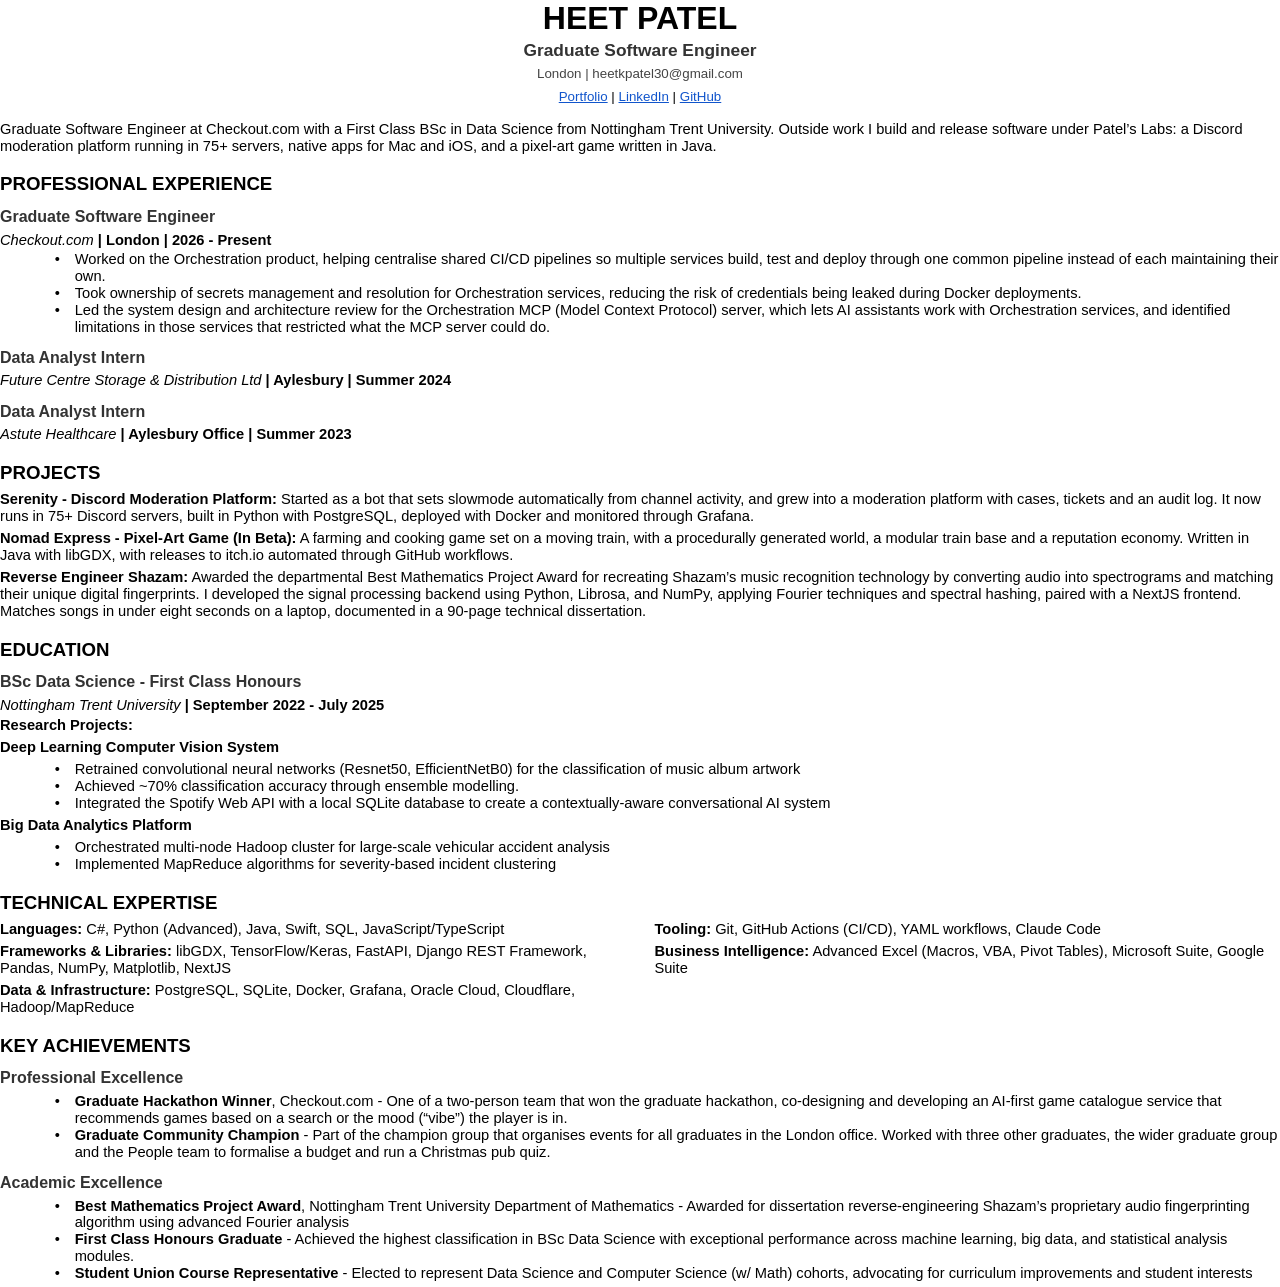
<file: cv/cv.html>
<!doctype html>
<!-- Source for /HEET_PATEL_CV.pdf. Rebuild with: sh cv/build.sh -->
<html lang="en-GB">
<head>
<meta charset="utf-8">
<title>Heet Patel - CV</title>
<style>
  @page { size: A4; margin: 0.75in; }
  * { box-sizing: border-box; }
  body { margin: 0; font: 11pt/1.15 Arial, Helvetica, sans-serif; color: #000; }
  header { text-align: center; margin-bottom: 12pt; }
  h1 { margin: 0; font-size: 24pt; font-weight: bold; }
  .role { margin: 3pt 0 4pt; font-size: 13pt; font-weight: bold; color: #333; }
  .contact { margin: 0 0 6pt; font-size: 10pt; color: #444; }
  .links { margin: 0; font-size: 10pt; }
  a { color: #1155cc; }
  h2 { margin: 14pt 0 6pt; font-size: 14pt; text-transform: uppercase; break-after: avoid; }
  h3 { margin: 10pt 0 4pt; font-size: 12pt; color: #333; break-after: avoid; }
  .where { margin: 0 0 2pt; font-weight: bold; }
  .where i { font-weight: normal; }
  p { margin: 0 0 4pt; }
  ul { margin: 0 0 4pt; padding-left: 0.75in; }
  li { padding-left: 2pt; list-style: "\2022\00a0\00a0\00a0"; }
  .entry { break-inside: avoid; }
  .skills { columns: 2; column-gap: 0.3in; }
  .skills p { break-inside: avoid; }
</style>
</head>
<body>
<header>
  <h1>HEET PATEL</h1>
  <p class="role">Graduate Software Engineer</p>
  <p class="contact">London | heetkpatel30@gmail.com</p>
  <p class="links"><a href="https://patelheet.com">Portfolio</a> | <a href="https://linkedin.com/in/patelheet30">LinkedIn</a> | <a href="https://github.com/patelheet30">GitHub</a></p>
</header>

<p>Graduate Software Engineer at Checkout.com with a First Class BSc in Data Science from Nottingham Trent University. Outside work I build and release software under Patel&rsquo;s Labs: a Discord moderation platform running in 75+ servers, native apps for Mac and iOS, and a pixel-art game written in Java.</p>

<h2>Professional Experience</h2>

<div class="entry">
  <h3>Graduate Software Engineer</h3>
  <p class="where"><i>Checkout.com</i> | London | 2026 - Present</p>
  <ul>
    <li>Worked on the Orchestration product, helping centralise shared CI/CD pipelines so multiple services build, test and deploy through one common pipeline instead of each maintaining their own.</li>
    <li>Took ownership of secrets management and resolution for Orchestration services, reducing the risk of credentials being leaked during Docker deployments.</li>
    <li>Led the system design and architecture review for the Orchestration MCP (Model Context Protocol) server, which lets AI assistants work with Orchestration services, and identified limitations in those services that restricted what the MCP server could do.</li>
  </ul>
</div>

<div class="entry">
  <h3>Data Analyst Intern</h3>
  <p class="where"><i>Future Centre Storage &amp; Distribution Ltd</i> | Aylesbury | Summer 2024</p>
</div>

<div class="entry">
  <h3>Data Analyst Intern</h3>
  <p class="where"><i>Astute Healthcare</i> | Aylesbury Office | Summer 2023</p>
</div>

<h2>Projects</h2>

<p class="entry"><b>Serenity - Discord Moderation Platform:</b> Started as a bot that sets slowmode automatically from channel activity, and grew into a moderation platform with cases, tickets and an audit log. It now runs in 75+ Discord servers, built in Python with PostgreSQL, deployed with Docker and monitored through Grafana.</p>

<p class="entry"><b>Nomad Express - Pixel-Art Game (In Beta):</b> A farming and cooking game set on a moving train, with a procedurally generated world, a modular train base and a reputation economy. Written in Java with libGDX, with releases to itch.io automated through GitHub workflows.</p>

<p class="entry"><b>Reverse Engineer Shazam:</b> Awarded the departmental Best Mathematics Project Award for recreating Shazam&rsquo;s music recognition technology by converting audio into spectrograms and matching their unique digital fingerprints. I developed the signal processing backend using Python, Librosa, and NumPy, applying Fourier techniques and spectral hashing, paired with a NextJS frontend. Matches songs in under eight seconds on a laptop, documented in a 90-page technical dissertation.</p>

<h2>Education</h2>

<div>
  <h3>BSc Data Science - First Class Honours</h3>
  <p class="where"><i>Nottingham Trent University</i> | September 2022 - July 2025</p>
  <p><b>Research Projects:</b></p>
  <div class="entry">
  <p><b>Deep Learning Computer Vision System</b></p>
  <ul>
    <li>Retrained convolutional neural networks (Resnet50, EfficientNetB0) for the classification of music album artwork</li>
    <li>Achieved ~70% classification accuracy through ensemble modelling.</li>
    <li>Integrated the Spotify Web API with a local SQLite database to create a contextually-aware conversational AI system</li>
  </ul>
  </div>
  <div class="entry">
  <p><b>Big Data Analytics Platform</b></p>
  <ul>
    <li>Orchestrated multi-node Hadoop cluster for large-scale vehicular accident analysis</li>
    <li>Implemented MapReduce algorithms for severity-based incident clustering</li>
  </ul>
  </div>
</div>

<h2>Technical Expertise</h2>

<div class="skills">
  <p><b>Languages:</b> C#, Python (Advanced), Java, Swift, SQL, JavaScript/TypeScript</p>
  <p><b>Frameworks &amp; Libraries:</b> libGDX, TensorFlow/Keras, FastAPI, Django REST Framework, Pandas, NumPy, Matplotlib, NextJS</p>
  <p><b>Data &amp; Infrastructure:</b> PostgreSQL, SQLite, Docker, Grafana, Oracle Cloud, Cloudflare, Hadoop/MapReduce</p>
  <p><b>Tooling:</b> Git, GitHub Actions (CI/CD), YAML workflows, Claude Code</p>
  <p><b>Business Intelligence:</b> Advanced Excel (Macros, VBA, Pivot Tables), Microsoft Suite, Google Suite</p>
</div>

<h2>Key Achievements</h2>

<h3>Professional Excellence</h3>
<ul>
  <li><b>Graduate Hackathon Winner</b>, Checkout.com - One of a two-person team that won the graduate hackathon, co-designing and developing an AI-first game catalogue service that recommends games based on a search or the mood (&ldquo;vibe&rdquo;) the player is in.</li>
  <li><b>Graduate Community Champion</b> - Part of the champion group that organises events for all graduates in the London office. Worked with three other graduates, the wider graduate group and the People team to formalise a budget and run a Christmas pub quiz.</li>
</ul>

<h3>Academic Excellence</h3>
<ul>
  <li><b>Best Mathematics Project Award</b>, Nottingham Trent University Department of Mathematics - Awarded for dissertation reverse-engineering Shazam&rsquo;s proprietary audio fingerprinting algorithm using advanced Fourier analysis</li>
  <li><b>First Class Honours Graduate</b> - Achieved the highest classification in BSc Data Science with exceptional performance across machine learning, big data, and statistical analysis modules.</li>
  <li><b>Student Union Course Representative</b> - Elected to represent Data Science and Computer Science (w/ Math) cohorts, advocating for curriculum improvements and student interests</li>
</ul>
</body>
</html>
</file>
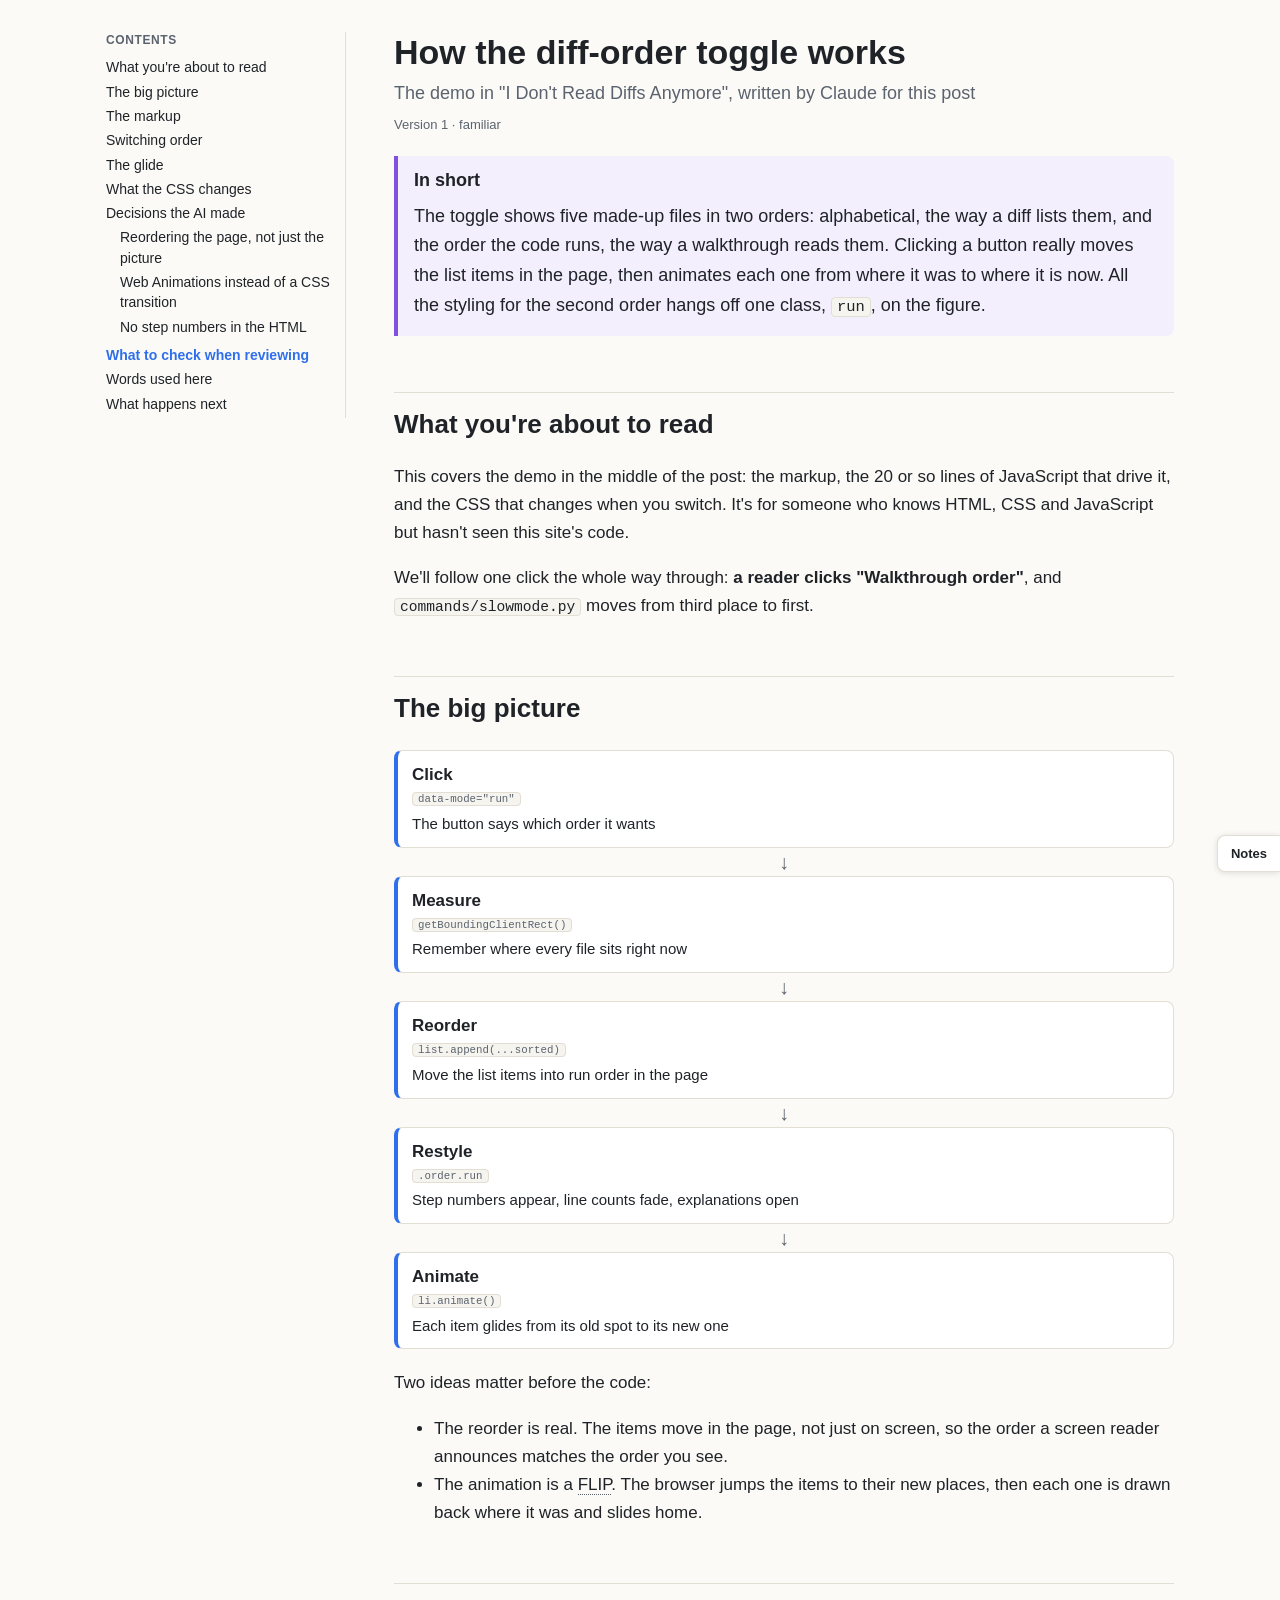
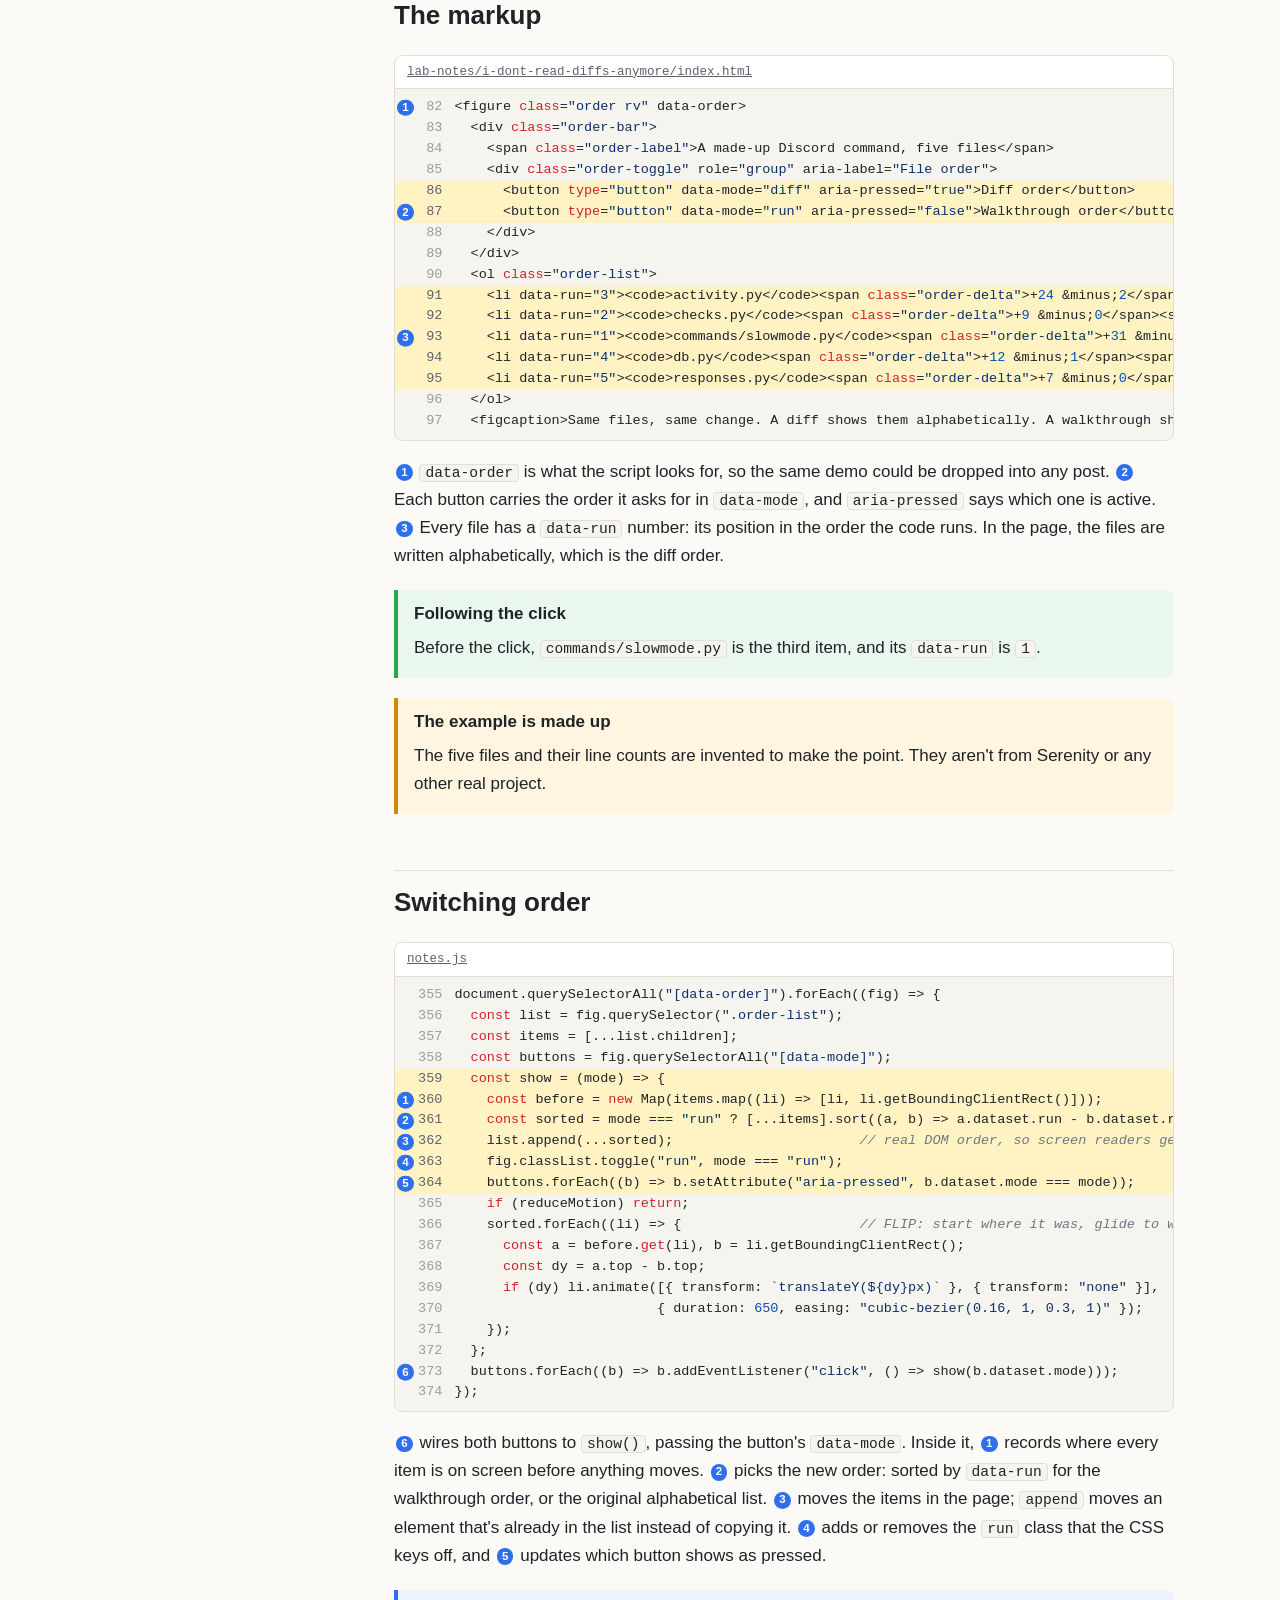
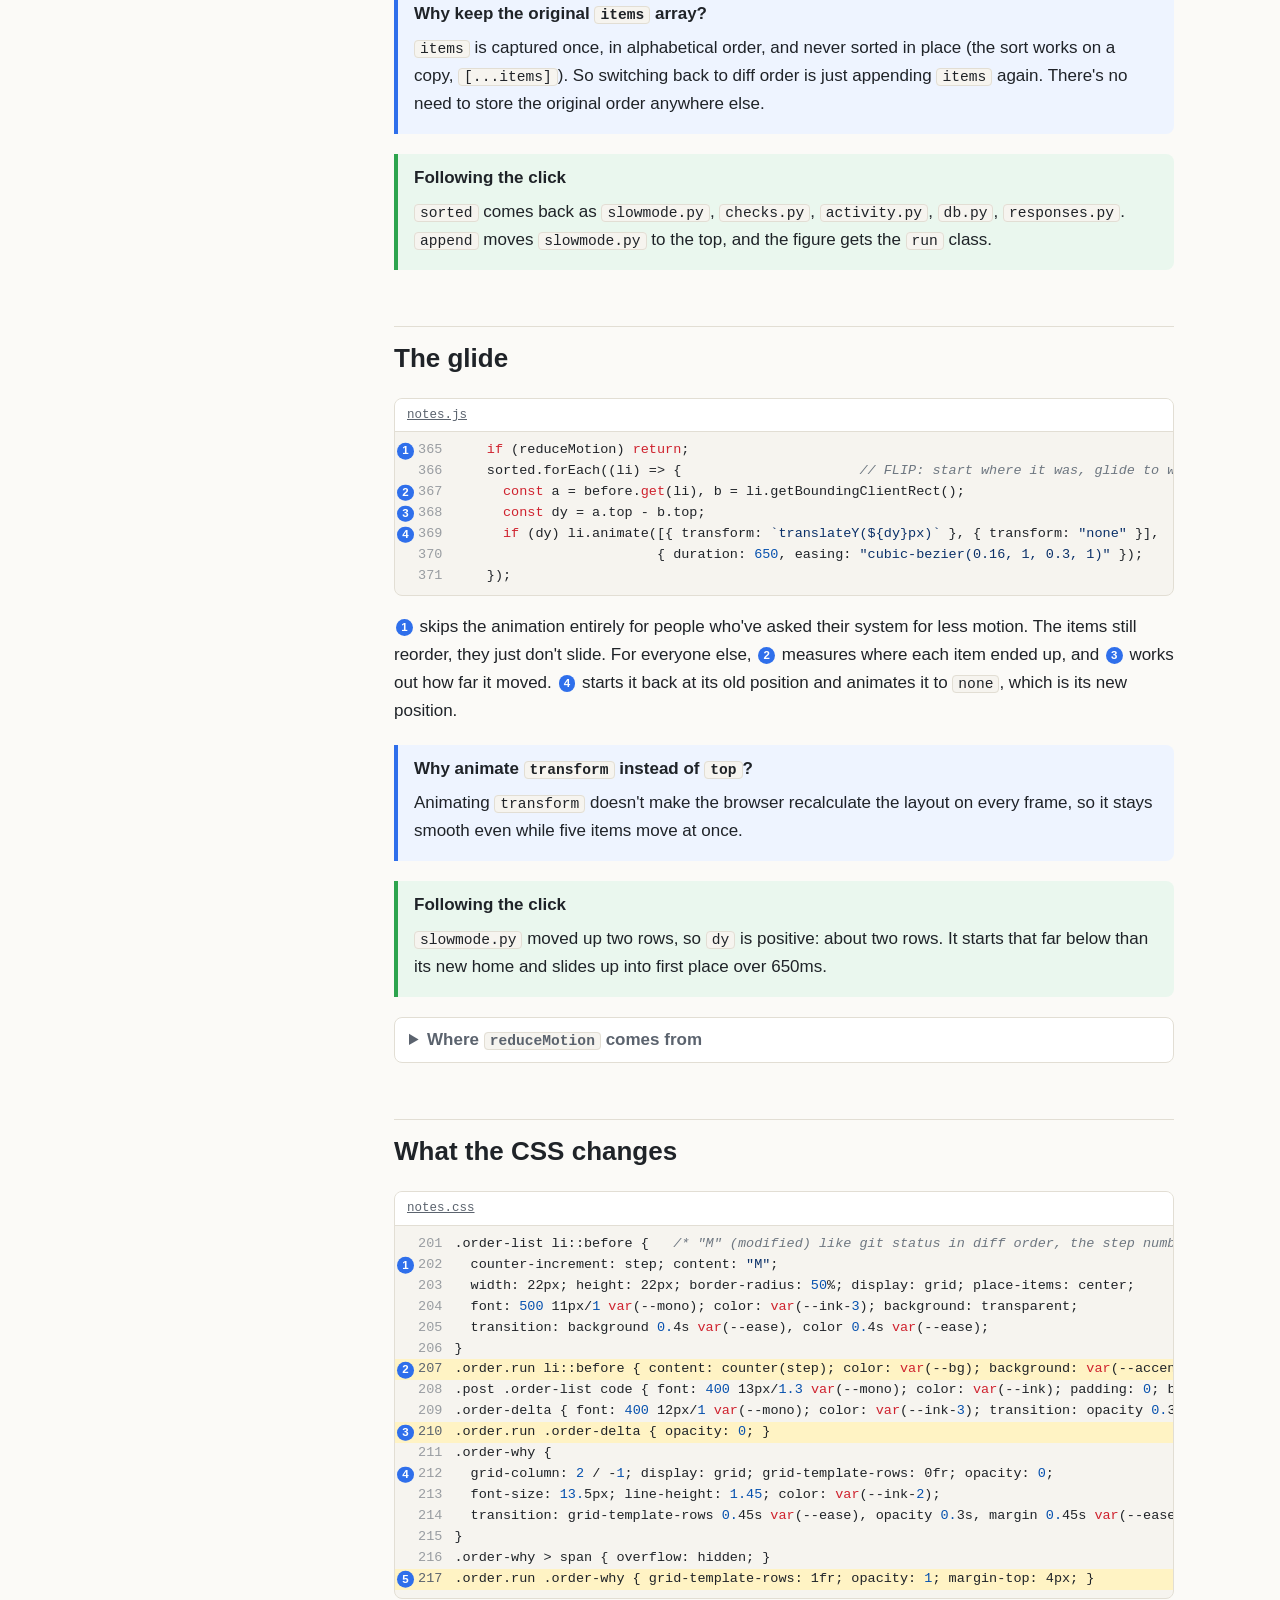
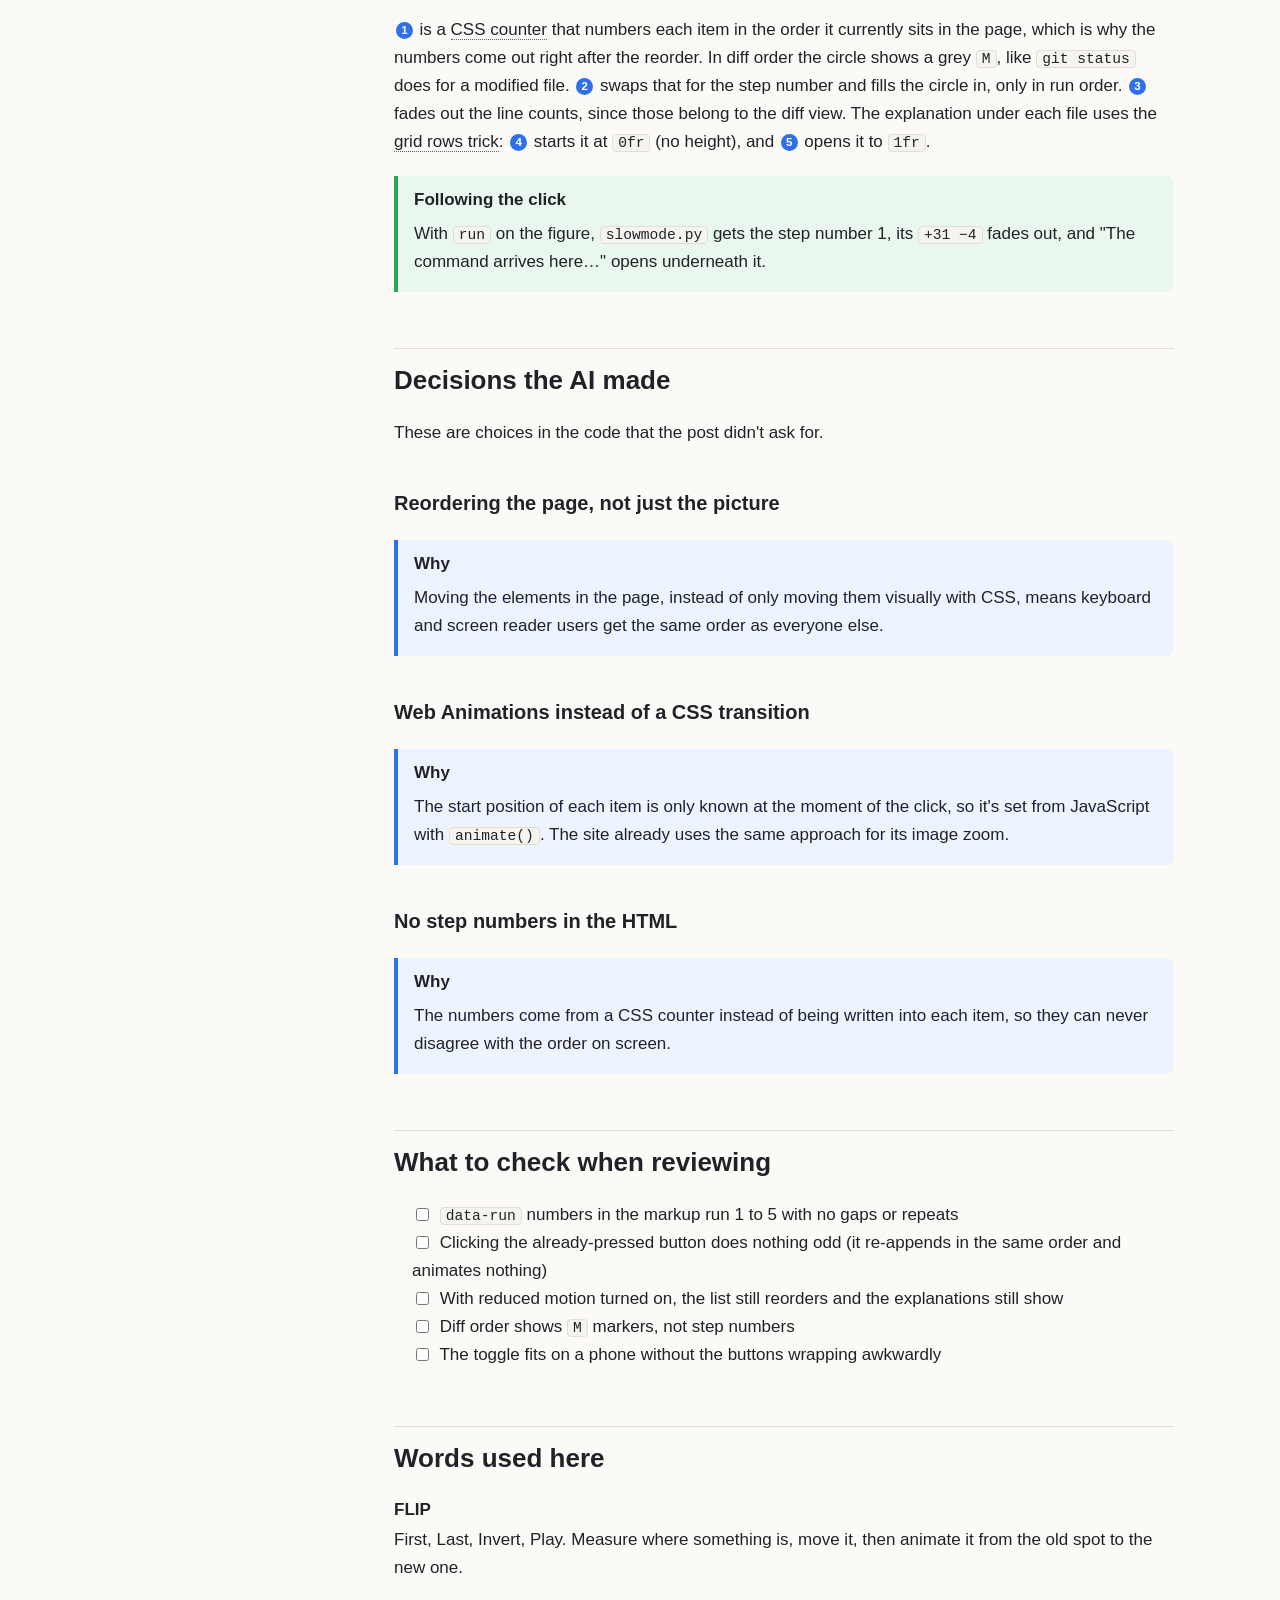
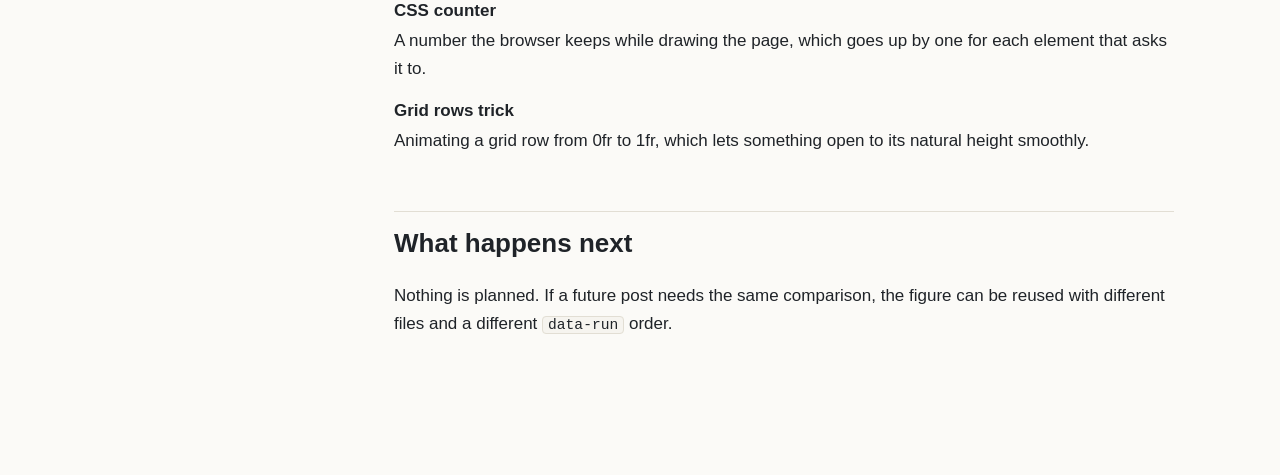
<file: lab-notes/i-dont-read-diffs-anymore/walkthrough.html>
<!DOCTYPE html>
<html lang="en">
<head>
<meta charset="utf-8">
<meta name="viewport" content="width=device-width, initial-scale=1">
<title>How the diff-order toggle works</title>
<style>
:root {
  --bg: #fbfaf7; --panel: #fff; --text: #1f2328; --muted: #5b636e; --accent: #2f6feb;
  --code-bg: #f6f4ef; --border: #e2ded4; --hl: #fff3c4; --add: #e6f6ea; --del: #fdecec;
  --why: #eef4ff; --why-b: #2f6feb; --watch: #fff5e0; --watch-b: #d48806;
  --trace: #eaf7ee; --trace-b: #2da44e; --tldr: #f3effc; --tldr-b: #8250df; --note-b: #8a94a3;
  --kw: #cf222e; --str: #0a3069; --com: #6e7781; --num: #0550ae;
  --mono: ui-monospace, SFMono-Regular, Menlo, Consolas, monospace;
}
@media (prefers-color-scheme: dark) {
  :root {
    --bg: #15171a; --panel: #1d2024; --text: #e4e6e9; --muted: #9aa3ad; --accent: #6ea8ff;
    --code-bg: #1b1e22; --border: #33373d; --hl: #3a3420; --add: #1d3324; --del: #3b2023;
    --why: #172338; --watch: #33281a; --trace: #18301f; --tldr: #261f38;
    --kw: #ff7b72; --str: #a5d6ff; --com: #8b949e; --num: #79c0ff;
  }
}
* { box-sizing: border-box; }
html { scroll-behavior: smooth; }
body { margin: 0; font: 17px/1.65 -apple-system, BlinkMacSystemFont, "Segoe UI", Roboto, Helvetica, Arial, sans-serif; color: var(--text); background: var(--bg); }
.layout { display: grid; grid-template-columns: 240px minmax(0, 780px); gap: 48px; justify-content: center; padding: 32px 24px 120px; }
body.wt-open .layout { margin-right: 380px; }
@media (max-width: 1500px) { body.wt-open .layout { margin-right: 0; } }

nav.toc { position: sticky; top: 24px; align-self: start; max-height: calc(100vh - 48px); overflow-y: auto; font-size: 14px; line-height: 1.45; padding-right: 10px; border-right: 1px solid var(--border); }
.toc-title { font-weight: 700; text-transform: uppercase; letter-spacing: .05em; font-size: 12px; color: var(--muted); margin-bottom: 8px; }
nav.toc ol { list-style: none; margin: 0; padding: 0; }
nav.toc li { margin: 4px 0; }
nav.toc ol ol { padding-left: 14px; margin: 4px 0 8px; }
nav.toc a { color: var(--text); text-decoration: none; display: inline; }
nav.toc a:hover { color: var(--accent); }
nav.toc a.active { color: var(--accent); font-weight: 600; }
.toc-badge { font-size: 11px; color: var(--muted); margin-left: 4px; }
.toc-badge.upd { color: var(--tldr-b); font-weight: 700; }
@media (max-width: 1080px) {
  .layout { grid-template-columns: minmax(0, 780px); gap: 24px; }
  nav.toc { position: static; max-height: none; border: 1px solid var(--border); border-radius: 8px; padding: 14px 18px; background: var(--panel); }
}

main { min-width: 0; }
h1 { font-size: 34px; line-height: 1.2; margin: 0 0 6px; }
.subtitle { color: var(--muted); margin: 0; font-size: 18px; }
.docmeta { color: var(--muted); font-size: 13px; margin: 6px 0 0; }
h2 { font-size: 26px; margin: 56px 0 12px; padding-top: 10px; border-top: 1px solid var(--border); }
h3 { font-size: 20px; margin: 40px 0 10px; }
h2, h3 { scroll-margin-top: 16px; position: relative; }
a { color: var(--accent); }
code { font-family: var(--mono); }
:not(pre) > code, p code, li code, td code { background: var(--code-bg); border: 1px solid var(--border); padding: 0 5px; border-radius: 4px; font-size: .86em; overflow-wrap: anywhere; }
blockquote { margin: 16px 0; padding: 4px 16px; border-left: 4px solid var(--border); color: var(--muted); }
[data-b] { position: relative; }

.tablewrap { overflow-x: auto; margin: 12px 0 18px; }
table { border-collapse: collapse; font-size: 15px; }
th, td { border: 1px solid var(--border); padding: 6px 10px; text-align: left; vertical-align: top; }
th { background: var(--code-bg); }
li.task { list-style: none; margin-left: -22px; }
.chk { margin-right: 6px; transform: translateY(1px); }

/* callouts */
aside.co { border-left: 4px solid var(--note-b); padding: 10px 16px; margin: 20px 0; border-radius: 0 8px 8px 0; background: var(--code-bg); }
aside.co > p, aside.co li { margin: 6px 0; }
aside.co .label { font-weight: 700; display: block; margin-bottom: 2px; }
aside.why { background: var(--why); border-color: var(--why-b); }
aside.watch { background: var(--watch); border-color: var(--watch-b); }
aside.trace { background: var(--trace); border-color: var(--trace-b); }
aside.tldr { background: var(--tldr); border-color: var(--tldr-b); font-size: 18px; }
details { border: 1px solid var(--border); border-radius: 8px; padding: 8px 14px; margin: 16px 0; background: var(--panel); }
details > summary { cursor: pointer; font-weight: 600; color: var(--muted); }
details[open] > summary { margin-bottom: 6px; }

/* glossary */
.term { border-bottom: 1px dotted var(--muted); cursor: help; }
.wt-tip { position: fixed; z-index: 95; max-width: min(340px, calc(100vw - 16px)); background: var(--text); color: var(--bg); font-size: 13.5px; line-height: 1.45; padding: 7px 10px; border-radius: 6px; font-weight: 400; pointer-events: none; box-shadow: 0 4px 14px rgba(0,0,0,.2); }
dl.glossary dt { font-weight: 700; margin-top: 14px; }
dl.glossary dd { margin: 2px 0 0; }

/* flow diagram */
.flow { display: flex; flex-direction: column; margin: 20px 0; }
.flow .box { background: var(--panel); border: 1px solid var(--border); border-left: 4px solid var(--accent); border-radius: 8px; padding: 10px 14px; }
.flow .box b { display: block; }
.flow .where { display: block; font-family: var(--mono); font-size: 12.5px; color: var(--muted); }
.flow .what { display: block; font-size: 15px; margin-top: 2px; }
.flow .arrow { text-align: center; color: var(--muted); font-size: 20px; line-height: 1; padding: 4px 0; }

/* code */
.code { border: 1px solid var(--border); border-radius: 8px; margin: 18px 0 14px; background: var(--code-bg); overflow: hidden; }
.code-head { font-family: var(--mono); font-size: 12.5px; color: var(--muted); padding: 6px 12px; border-bottom: 1px solid var(--border); background: var(--panel); }
.code-head a { color: var(--muted); }
.code-body { overflow-x: auto; padding: 8px 0; font: 13.5px/1.55 var(--mono); }
.cl { position: relative; display: flex; min-width: max-content; padding-right: 16px; }
.cl .n { flex: none; width: 4.4em; padding-right: 12px; text-align: right; color: var(--muted); opacity: .6; user-select: none; cursor: pointer; }
.cl .n:hover { opacity: 1; color: var(--accent); }
.cl .t { white-space: pre; }
.cl.hl { background: var(--hl); }
.cl.hl .n { opacity: 1; }
.cl.add { background: var(--add); }
.cl.del { background: var(--del); }
.cl.gap .t { color: var(--muted); }
.code.snippet .n { display: none; }
.code.snippet .cl { padding-left: 14px; }
.pin { display: inline-flex; align-items: center; justify-content: center; min-width: 1.45em; height: 1.45em; border-radius: 1em; background: var(--accent); color: #fff; font: 700 11.5px/1 -apple-system, sans-serif; margin: 0 2px; vertical-align: 1px; padding: 0 3px; }
.cl .pin { position: absolute; left: 2px; top: 50%; transform: translateY(-50%); margin: 0; }
.tk-k { color: var(--kw); } .tk-s { color: var(--str); } .tk-c { color: var(--com); font-style: italic; } .tk-n { color: var(--num); }
.code.missing { padding: 10px 14px; color: #c62828; }

/* notes: in-page */
.wt-hbtn { position: absolute; right: 0; top: 50%; transform: translateY(-50%); font: 13px/1 -apple-system, sans-serif; color: var(--muted); background: var(--panel); border: 1px solid var(--border); border-radius: 6px; padding: 4px 8px; cursor: pointer; opacity: 0; }
h2 .wt-hbtn { top: calc(50% + 5px); }
h2:hover .wt-hbtn, h3:hover .wt-hbtn, .wt-hbtn:focus-visible { opacity: 1; }
.wt-upd { font: 700 11px/1 -apple-system, sans-serif; letter-spacing: .04em; text-transform: uppercase; color: #fff; background: var(--tldr-b); border-radius: 4px; padding: 3px 6px; margin-left: 10px; vertical-align: 4px; }
.wt-mark { position: absolute; left: -34px; top: 2px; width: 22px; height: 22px; border-radius: 11px; background: var(--watch-b); color: #fff; font: 700 12px/22px -apple-system, sans-serif; text-align: center; cursor: pointer; border: 0; padding: 0; }
.wt-mark.done { background: var(--note-b); }
@media (max-width: 1080px) { .wt-mark { left: auto; right: -6px; top: -10px; } }
#wt-changed { border: 1px solid var(--tldr-b); background: var(--tldr); border-radius: 8px; padding: 10px 14px; margin: 18px 0 0; font-size: 15px; }

.wt-sel { position: absolute; z-index: 40; font: 600 13px/1 -apple-system, sans-serif; background: var(--text); color: var(--bg); border: 0; border-radius: 6px; padding: 7px 10px; cursor: pointer; box-shadow: 0 2px 8px rgba(0,0,0,.2); }
.wt-pop { position: fixed; z-index: 80; width: 400px; max-width: calc(100vw - 24px); background: var(--panel); color: var(--text); border: 1px solid var(--border); border-radius: 10px; box-shadow: 0 8px 28px rgba(0,0,0,.18); padding: 12px; font-size: 14px; line-height: 1.45; }
.wt-pop .q { max-height: 90px; overflow: auto; border-left: 3px solid var(--border); padding-left: 8px; color: var(--muted); margin: 0 0 8px; white-space: pre-wrap; font-size: 13px; }
.wt-pop .loc { font-family: var(--mono); font-size: 12px; color: var(--muted); margin-bottom: 6px; }
.wt-pop textarea { width: 100%; min-height: 90px; font: inherit; font-size: 14.5px; padding: 8px; border: 1px solid var(--border); border-radius: 6px; background: var(--bg); color: var(--text); resize: vertical; }
.wt-pop textarea:focus { outline: 2px solid var(--accent); border-color: transparent; }
.wt-types { display: flex; gap: 4px; margin-bottom: 8px; flex-wrap: wrap; }
.wt-types button { flex: 1; }
.wt-types button[aria-pressed="true"] { background: var(--accent); border-color: var(--accent); color: #fff; }
.wt-help { color: var(--muted); font-size: 12.5px; margin: 0 0 8px; }
.wt-row { display: flex; gap: 6px; align-items: center; margin-top: 8px; }
.wt-row .sp { flex: 1; color: var(--muted); font-size: 12px; }

/* notes: panel */
.wt-b { font: 13px/1.2 -apple-system, sans-serif; color: var(--text); background: var(--panel); border: 1px solid var(--border); border-radius: 6px; padding: 6px 10px; cursor: pointer; }
.wt-b:hover { border-color: var(--accent); color: var(--accent); }
.wt-b.primary { background: var(--accent); border-color: var(--accent); color: #fff; }
.wt-b.primary:hover { filter: brightness(1.08); color: #fff; }
.wt-b.sm { font-size: 12px; padding: 3px 7px; }
.wt-tab { position: fixed; right: 0; bottom: 28px; z-index: 50; font: 600 13px/1 -apple-system, sans-serif; background: var(--panel); color: var(--text); border: 1px solid var(--border); border-right: 0; border-radius: 8px 0 0 8px; padding: 11px 13px; cursor: pointer; box-shadow: 0 1px 6px rgba(0,0,0,.12); }
body.wt-open .wt-tab { display: none; }
.wt-panel { position: fixed; top: 0; right: 0; bottom: 0; width: 380px; max-width: 100vw; z-index: 60; background: var(--panel); border-left: 1px solid var(--border); display: none; flex-direction: column; font-size: 14px; line-height: 1.45; }
body.wt-open .wt-panel { display: flex; }
.wt-phead { display: flex; justify-content: space-between; align-items: center; padding: 12px 14px; border-bottom: 1px solid var(--border); font-weight: 700; }
.wt-pbody { overflow-y: auto; padding: 12px 14px 40px; flex: 1; }
.wt-tools { display: flex; gap: 6px; flex-wrap: wrap; margin-bottom: 10px; }
.wt-muted { color: var(--muted); font-size: 12.5px; margin: 6px 0; }
.wt-flash { background: var(--trace); border: 1px solid var(--trace-b); border-radius: 6px; padding: 6px 10px; margin: 6px 0; font-size: 13px; }
.wt-warn { background: var(--watch); border: 1px solid var(--watch-b); border-radius: 6px; padding: 6px 10px; margin: 6px 0; font-size: 13px; }
.wt-grp { margin: 16px 0 6px; padding-top: 8px; border-top: 1px solid var(--border); font-weight: 700; font-size: 13px; }
.wt-grp a { text-decoration: none; }
.wt-n { border: 1px solid var(--border); border-radius: 8px; padding: 8px 10px; margin: 8px 0; background: var(--bg); }
.wt-n.done { opacity: .7; }
.wt-n .q { color: var(--muted); font-size: 12.5px; border-left: 3px solid var(--border); padding-left: 7px; margin: 4px 0; max-height: 60px; overflow: hidden; white-space: pre-wrap; }
.wt-n .txt { white-space: pre-wrap; overflow-wrap: anywhere; margin: 4px 0; }
.wt-n .loc { font-family: var(--mono); font-size: 11.5px; color: var(--muted); }
.wt-n .reply { margin-top: 6px; padding: 6px 8px; border-radius: 6px; background: var(--trace); font-size: 13px; white-space: pre-wrap; }
.wt-n .reply.ask { background: var(--watch); }
.wt-n .acts { display: flex; gap: 4px; margin-top: 6px; flex-wrap: wrap; align-items: center; }
.wt-n .acts .sp { flex: 1; color: var(--muted); font-size: 11.5px; }
.wt-tag { display: inline-block; font: 700 10.5px/1 -apple-system, sans-serif; text-transform: uppercase; letter-spacing: .04em; border-radius: 4px; padding: 3px 5px; color: #fff; margin-right: 6px; vertical-align: 1px; }
.wt-tag.clarify { background: var(--why-b); } .wt-tag.change { background: #cf222e; } .wt-tag.question { background: var(--tldr-b); } .wt-tag.resolved { background: var(--trace-b); }
.wt-toast { position: fixed; left: 16px; bottom: 16px; z-index: 90; background: var(--text); color: var(--bg); border-radius: 8px; padding: 8px 12px; font-size: 14px; display: flex; gap: 10px; align-items: center; }
.wt-toast .wt-b { background: transparent; color: var(--bg); border-color: var(--muted); }
.wt-fallback { width: 100%; height: 120px; font: 12px var(--mono); margin-top: 6px; }

@media print {
  nav.toc, .wt-tab, .wt-panel, .wt-hbtn, .wt-mark, .wt-sel, #wt-changed { display: none !important; }
  .layout { display: block; padding: 0; }
  details { display: block; } details > * { display: block; }
}

</style>
</head>
<body>
<div class="layout">
<nav class="toc" aria-label="Contents">
  <div class="toc-title">Contents</div>
  <ol><li><a href="#intro" data-toc="intro">What you&#x27;re about to read</a></li><li><a href="#big-picture" data-toc="big-picture">The big picture</a></li><li><a href="#markup" data-toc="markup">The markup</a></li><li><a href="#show" data-toc="show">Switching order</a></li><li><a href="#flip" data-toc="flip">The glide</a></li><li><a href="#css" data-toc="css">What the CSS changes</a></li><li><a href="#decisions" data-toc="decisions">Decisions the AI made</a><ol><li><a href="#decision-dom" data-toc="decision-dom">Reordering the page, not just the picture</a></li><li><a href="#decision-waapi" data-toc="decision-waapi">Web Animations instead of a CSS transition</a></li><li><a href="#decision-counter" data-toc="decision-counter">No step numbers in the HTML</a></li></ol></li><li><a href="#review" data-toc="review">What to check when reviewing</a></li><li><a href="#glossary" data-toc="glossary">Words used here</a></li><li><a href="#next" data-toc="next">What happens next</a></li></ol>
</nav>
<main id="wt-main">
<h1>How the diff-order toggle works</h1>
<p class="subtitle">The demo in &quot;I Don&#x27;t Read Diffs Anymore&quot;, written by Claude for this post</p>
<p class="docmeta">Version 1 · familiar</p>
<div id="wt-changed" hidden></div>
<aside class="co tldr" data-sec="top" data-b="top.1"><span class="label">In short</span><p data-sec="top" data-b="top.2">The toggle shows five made-up files in two orders: alphabetical, the way a diff lists them, and the order the code runs, the way a walkthrough reads them. Clicking a button really moves the list items in the page, then animates each one from where it was to where it is now. All the styling for the second order hangs off one class, <code>run</code>, on the figure.</p></aside><h2 id="intro" data-sec="intro">What you&#x27;re about to read</h2><p data-sec="intro" data-b="intro.1">This covers the demo in the middle of the post: the markup, the 20 or so lines of JavaScript that drive it, and the CSS that changes when you switch. It&#x27;s for someone who knows HTML, CSS and JavaScript but hasn&#x27;t seen this site&#x27;s code.</p><p data-sec="intro" data-b="intro.2">We&#x27;ll follow one click the whole way through: <strong>a reader clicks &quot;Walkthrough order&quot;</strong>, and <code>commands/slowmode.py</code> moves from third place to first.</p><h2 id="big-picture" data-sec="big-picture">The big picture</h2><div class="flow" data-sec="big-picture" data-b="big-picture.1" role="img" aria-label="One click on &quot;Walkthrough order&quot;"><div class="box"><b>Click</b><span class="where"><code>data-mode=&quot;run&quot;</code></span><span class="what">The button says which order it wants</span></div><div class="arrow">↓</div><div class="box"><b>Measure</b><span class="where"><code>getBoundingClientRect()</code></span><span class="what">Remember where every file sits right now</span></div><div class="arrow">↓</div><div class="box"><b>Reorder</b><span class="where"><code>list.append(...sorted)</code></span><span class="what">Move the list items into run order in the page</span></div><div class="arrow">↓</div><div class="box"><b>Restyle</b><span class="where"><code>.order.run</code></span><span class="what">Step numbers appear, line counts fade, explanations open</span></div><div class="arrow">↓</div><div class="box"><b>Animate</b><span class="where"><code>li.animate()</code></span><span class="what">Each item glides from its old spot to its new one</span></div></div><p data-sec="big-picture" data-b="big-picture.2">Two ideas matter before the code:</p><ul data-sec="big-picture" data-b="big-picture.3"><li>The reorder is real. The items move in the page, not just on screen, so the order a screen reader announces matches the order you see.</li><li>The animation is a <span class="term" tabindex="0" data-def="First, Last, Invert, Play. Measure where something is, move it, then animate it from the old spot to the new one.">FLIP</span>. The browser jumps the items to their new places, then each one is drawn back where it was and slides home.</li></ul><h2 id="markup" data-sec="markup">The markup</h2><div data-sec="markup" data-b="markup.1"><div class="code ref" data-lang="html" data-file="lab-notes/i-dont-read-diffs-anymore/index.html"><div class="code-head"><a href="https://github.com/Patels-Labs/patelheet.com/blob/9a0b2a74a4bf715b052cc2768dcc644f404aaddf/lab-notes/i-dont-read-diffs-anymore/index.html#L82-L97" target="_blank" rel="noopener">lab-notes/i-dont-read-diffs-anymore/index.html</a></div><div class="code-body"><div class="cl" data-n="82"><span class="n">82</span><span class="t">&lt;figure class=&quot;order rv&quot; data-order&gt;</span><span class="pin">1</span></div><div class="cl" data-n="83"><span class="n">83</span><span class="t">  &lt;div class=&quot;order-bar&quot;&gt;</span></div><div class="cl" data-n="84"><span class="n">84</span><span class="t">    &lt;span class=&quot;order-label&quot;&gt;A made-up Discord command, five files&lt;/span&gt;</span></div><div class="cl" data-n="85"><span class="n">85</span><span class="t">    &lt;div class=&quot;order-toggle&quot; role=&quot;group&quot; aria-label=&quot;File order&quot;&gt;</span></div><div class="cl hl" data-n="86"><span class="n">86</span><span class="t">      &lt;button type=&quot;button&quot; data-mode=&quot;diff&quot; aria-pressed=&quot;true&quot;&gt;Diff order&lt;/button&gt;</span></div><div class="cl hl" data-n="87"><span class="n">87</span><span class="t">      &lt;button type=&quot;button&quot; data-mode=&quot;run&quot; aria-pressed=&quot;false&quot;&gt;Walkthrough order&lt;/button&gt;</span><span class="pin">2</span></div><div class="cl" data-n="88"><span class="n">88</span><span class="t">    &lt;/div&gt;</span></div><div class="cl" data-n="89"><span class="n">89</span><span class="t">  &lt;/div&gt;</span></div><div class="cl" data-n="90"><span class="n">90</span><span class="t">  &lt;ol class=&quot;order-list&quot;&gt;</span></div><div class="cl hl" data-n="91"><span class="n">91</span><span class="t">    &lt;li data-run=&quot;3&quot;&gt;&lt;code&gt;activity.py&lt;/code&gt;&lt;span class=&quot;order-delta&quot;&gt;+24 &amp;minus;2&lt;/span&gt;&lt;span class=&quot;order-why&quot;&gt;&lt;span&gt;Counts how many messages the channel gets per minute.&lt;/span&gt;&lt;/span&gt;&lt;/li&gt;</span></div><div class="cl hl" data-n="92"><span class="n">92</span><span class="t">    &lt;li data-run=&quot;2&quot;&gt;&lt;code&gt;checks.py&lt;/code&gt;&lt;span class=&quot;order-delta&quot;&gt;+9 &amp;minus;0&lt;/span&gt;&lt;span class=&quot;order-why&quot;&gt;&lt;span&gt;Makes sure the person running it is allowed to.&lt;/span&gt;&lt;/span&gt;&lt;/li&gt;</span></div><div class="cl hl" data-n="93"><span class="n">93</span><span class="t">    &lt;li data-run=&quot;1&quot;&gt;&lt;code&gt;commands/slowmode.py&lt;/code&gt;&lt;span class=&quot;order-delta&quot;&gt;+31 &amp;minus;4&lt;/span&gt;&lt;span class=&quot;order-why&quot;&gt;&lt;span&gt;The command arrives here, and this is where everything else gets called from.&lt;/span&gt;&lt;/span&gt;&lt;/li&gt;</span><span class="pin">3</span></div><div class="cl hl" data-n="94"><span class="n">94</span><span class="t">    &lt;li data-run=&quot;4&quot;&gt;&lt;code&gt;db.py&lt;/code&gt;&lt;span class=&quot;order-delta&quot;&gt;+12 &amp;minus;1&lt;/span&gt;&lt;span class=&quot;order-why&quot;&gt;&lt;span&gt;Saves the new setting for the channel.&lt;/span&gt;&lt;/span&gt;&lt;/li&gt;</span></div><div class="cl hl" data-n="95"><span class="n">95</span><span class="t">    &lt;li data-run=&quot;5&quot;&gt;&lt;code&gt;responses.py&lt;/code&gt;&lt;span class=&quot;order-delta&quot;&gt;+7 &amp;minus;0&lt;/span&gt;&lt;span class=&quot;order-why&quot;&gt;&lt;span&gt;Builds the reply the user actually sees.&lt;/span&gt;&lt;/span&gt;&lt;/li&gt;</span></div><div class="cl" data-n="96"><span class="n">96</span><span class="t">  &lt;/ol&gt;</span></div><div class="cl" data-n="97"><span class="n">97</span><span class="t">  &lt;figcaption&gt;Same files, same change. A diff shows them alphabetically. A walkthrough shows them in the order they run.&lt;/figcaption&gt;</span></div></div></div></div><p data-sec="markup" data-b="markup.2"><span class="pin">1</span> <code>data-order</code> is what the script looks for, so the same demo could be dropped into any post. <span class="pin">2</span> Each button carries the order it asks for in <code>data-mode</code>, and <code>aria-pressed</code> says which one is active. <span class="pin">3</span> Every file has a <code>data-run</code> number: its position in the order the code runs. In the page, the files are written alphabetically, which is the diff order.</p><aside class="co trace" data-sec="markup" data-b="markup.3"><span class="label">Following the click</span><p data-sec="markup" data-b="markup.4">Before the click, <code>commands/slowmode.py</code> is the third item, and its <code>data-run</code> is <code>1</code>.</p></aside><aside class="co watch" data-sec="markup" data-b="markup.5"><span class="label">The example is made up</span><p data-sec="markup" data-b="markup.6">The five files and their line counts are invented to make the point. They aren&#x27;t from Serenity or any other real project.</p></aside><h2 id="show" data-sec="show">Switching order</h2><div data-sec="show" data-b="show.1"><div class="code ref" data-lang="js" data-file="notes.js"><div class="code-head"><a href="https://github.com/Patels-Labs/patelheet.com/blob/9a0b2a74a4bf715b052cc2768dcc644f404aaddf/notes.js#L355-L374" target="_blank" rel="noopener">notes.js</a></div><div class="code-body"><div class="cl" data-n="355"><span class="n">355</span><span class="t">document.querySelectorAll(&quot;[data-order]&quot;).forEach((fig) =&gt; {</span></div><div class="cl" data-n="356"><span class="n">356</span><span class="t">  const list = fig.querySelector(&quot;.order-list&quot;);</span></div><div class="cl" data-n="357"><span class="n">357</span><span class="t">  const items = [...list.children];</span></div><div class="cl" data-n="358"><span class="n">358</span><span class="t">  const buttons = fig.querySelectorAll(&quot;[data-mode]&quot;);</span></div><div class="cl hl" data-n="359"><span class="n">359</span><span class="t">  const show = (mode) =&gt; {</span></div><div class="cl hl" data-n="360"><span class="n">360</span><span class="t">    const before = new Map(items.map((li) =&gt; [li, li.getBoundingClientRect()]));</span><span class="pin">1</span></div><div class="cl hl" data-n="361"><span class="n">361</span><span class="t">    const sorted = mode === &quot;run&quot; ? [...items].sort((a, b) =&gt; a.dataset.run - b.dataset.run) : items;</span><span class="pin">2</span></div><div class="cl hl" data-n="362"><span class="n">362</span><span class="t">    list.append(...sorted);                       // real DOM order, so screen readers get it too</span><span class="pin">3</span></div><div class="cl hl" data-n="363"><span class="n">363</span><span class="t">    fig.classList.toggle(&quot;run&quot;, mode === &quot;run&quot;);</span><span class="pin">4</span></div><div class="cl hl" data-n="364"><span class="n">364</span><span class="t">    buttons.forEach((b) =&gt; b.setAttribute(&quot;aria-pressed&quot;, b.dataset.mode === mode));</span><span class="pin">5</span></div><div class="cl" data-n="365"><span class="n">365</span><span class="t">    if (reduceMotion) return;</span></div><div class="cl" data-n="366"><span class="n">366</span><span class="t">    sorted.forEach((li) =&gt; {                      // FLIP: start where it was, glide to where it is now</span></div><div class="cl" data-n="367"><span class="n">367</span><span class="t">      const a = before.get(li), b = li.getBoundingClientRect();</span></div><div class="cl" data-n="368"><span class="n">368</span><span class="t">      const dy = a.top - b.top;</span></div><div class="cl" data-n="369"><span class="n">369</span><span class="t">      if (dy) li.animate([{ transform: `translateY(${dy}px)` }, { transform: &quot;none&quot; }],</span></div><div class="cl" data-n="370"><span class="n">370</span><span class="t">                         { duration: 650, easing: &quot;cubic-bezier(0.16, 1, 0.3, 1)&quot; });</span></div><div class="cl" data-n="371"><span class="n">371</span><span class="t">    });</span></div><div class="cl" data-n="372"><span class="n">372</span><span class="t">  };</span></div><div class="cl" data-n="373"><span class="n">373</span><span class="t">  buttons.forEach((b) =&gt; b.addEventListener(&quot;click&quot;, () =&gt; show(b.dataset.mode)));</span><span class="pin">6</span></div><div class="cl" data-n="374"><span class="n">374</span><span class="t">});</span></div></div></div></div><p data-sec="show" data-b="show.2"><span class="pin">6</span> wires both buttons to <code>show()</code>, passing the button&#x27;s <code>data-mode</code>. Inside it, <span class="pin">1</span> records where every item is on screen before anything moves. <span class="pin">2</span> picks the new order: sorted by <code>data-run</code> for the walkthrough order, or the original alphabetical list. <span class="pin">3</span> moves the items in the page; <code>append</code> moves an element that&#x27;s already in the list instead of copying it. <span class="pin">4</span> adds or removes the <code>run</code> class that the CSS keys off, and <span class="pin">5</span> updates which button shows as pressed.</p><aside class="co why" data-sec="show" data-b="show.3"><span class="label">Why keep the original <code>items</code> array?</span><p data-sec="show" data-b="show.4"><code>items</code> is captured once, in alphabetical order, and never sorted in place (the sort works on a copy, <code>[...items]</code>). So switching back to diff order is just appending <code>items</code> again. There&#x27;s no need to store the original order anywhere else.</p></aside><aside class="co trace" data-sec="show" data-b="show.5"><span class="label">Following the click</span><p data-sec="show" data-b="show.6"><code>sorted</code> comes back as <code>slowmode.py</code>, <code>checks.py</code>, <code>activity.py</code>, <code>db.py</code>, <code>responses.py</code>. <code>append</code> moves <code>slowmode.py</code> to the top, and the figure gets the <code>run</code> class.</p></aside><h2 id="flip" data-sec="flip">The glide</h2><div data-sec="flip" data-b="flip.1"><div class="code ref" data-lang="js" data-file="notes.js"><div class="code-head"><a href="https://github.com/Patels-Labs/patelheet.com/blob/9a0b2a74a4bf715b052cc2768dcc644f404aaddf/notes.js#L365-L371" target="_blank" rel="noopener">notes.js</a></div><div class="code-body"><div class="cl" data-n="365"><span class="n">365</span><span class="t">    if (reduceMotion) return;</span><span class="pin">1</span></div><div class="cl" data-n="366"><span class="n">366</span><span class="t">    sorted.forEach((li) =&gt; {                      // FLIP: start where it was, glide to where it is now</span></div><div class="cl" data-n="367"><span class="n">367</span><span class="t">      const a = before.get(li), b = li.getBoundingClientRect();</span><span class="pin">2</span></div><div class="cl" data-n="368"><span class="n">368</span><span class="t">      const dy = a.top - b.top;</span><span class="pin">3</span></div><div class="cl" data-n="369"><span class="n">369</span><span class="t">      if (dy) li.animate([{ transform: `translateY(${dy}px)` }, { transform: &quot;none&quot; }],</span><span class="pin">4</span></div><div class="cl" data-n="370"><span class="n">370</span><span class="t">                         { duration: 650, easing: &quot;cubic-bezier(0.16, 1, 0.3, 1)&quot; });</span></div><div class="cl" data-n="371"><span class="n">371</span><span class="t">    });</span></div></div></div></div><p data-sec="flip" data-b="flip.2"><span class="pin">1</span> skips the animation entirely for people who&#x27;ve asked their system for less motion. The items still reorder, they just don&#x27;t slide. For everyone else, <span class="pin">2</span> measures where each item ended up, and <span class="pin">3</span> works out how far it moved. <span class="pin">4</span> starts it back at its old position and animates it to <code>none</code>, which is its new position.</p><aside class="co why" data-sec="flip" data-b="flip.3"><span class="label">Why animate <code>transform</code> instead of <code>top</code>?</span><p data-sec="flip" data-b="flip.4">Animating <code>transform</code> doesn&#x27;t make the browser recalculate the layout on every frame, so it stays smooth even while five items move at once.</p></aside><aside class="co trace" data-sec="flip" data-b="flip.5"><span class="label">Following the click</span><p data-sec="flip" data-b="flip.6"><code>slowmode.py</code> moved up two rows, so <code>dy</code> is positive: about two rows. It starts that far below than its new home and slides up into first place over 650ms.</p></aside><details data-sec="flip" data-b="flip.7"><summary>Where <code>reduceMotion</code> comes from</summary><p data-sec="flip" data-b="flip.8">It&#x27;s defined once near the top of the file and shared with the zoom and tilt effects.</p><div data-sec="flip" data-b="flip.9"><div class="code ref" data-lang="js" data-file="notes.js"><div class="code-head"><a href="https://github.com/Patels-Labs/patelheet.com/blob/9a0b2a74a4bf715b052cc2768dcc644f404aaddf/notes.js#L84-L84" target="_blank" rel="noopener">notes.js</a></div><div class="code-body"><div class="cl" data-n="84"><span class="n">84</span><span class="t">const reduceMotion = matchMedia(&quot;(prefers-reduced-motion: reduce)&quot;).matches;</span></div></div></div></div></details><h2 id="css" data-sec="css">What the CSS changes</h2><div data-sec="css" data-b="css.1"><div class="code ref" data-lang="css" data-file="notes.css"><div class="code-head"><a href="https://github.com/Patels-Labs/patelheet.com/blob/9a0b2a74a4bf715b052cc2768dcc644f404aaddf/notes.css#L201-L217" target="_blank" rel="noopener">notes.css</a></div><div class="code-body"><div class="cl" data-n="201"><span class="n">201</span><span class="t">.order-list li::before {   /* &quot;M&quot; (modified) like git status in diff order, the step number in walkthrough order */</span></div><div class="cl" data-n="202"><span class="n">202</span><span class="t">  counter-increment: step; content: &quot;M&quot;;</span><span class="pin">1</span></div><div class="cl" data-n="203"><span class="n">203</span><span class="t">  width: 22px; height: 22px; border-radius: 50%; display: grid; place-items: center;</span></div><div class="cl" data-n="204"><span class="n">204</span><span class="t">  font: 500 11px/1 var(--mono); color: var(--ink-3); background: transparent;</span></div><div class="cl" data-n="205"><span class="n">205</span><span class="t">  transition: background 0.4s var(--ease), color 0.4s var(--ease);</span></div><div class="cl" data-n="206"><span class="n">206</span><span class="t">}</span></div><div class="cl hl" data-n="207"><span class="n">207</span><span class="t">.order.run li::before { content: counter(step); color: var(--bg); background: var(--accent); }</span><span class="pin">2</span></div><div class="cl" data-n="208"><span class="n">208</span><span class="t">.post .order-list code { font: 400 13px/1.3 var(--mono); color: var(--ink); padding: 0; background: none; box-shadow: none; }</span></div><div class="cl" data-n="209"><span class="n">209</span><span class="t">.order-delta { font: 400 12px/1 var(--mono); color: var(--ink-3); transition: opacity 0.3s; }</span></div><div class="cl hl" data-n="210"><span class="n">210</span><span class="t">.order.run .order-delta { opacity: 0; }</span><span class="pin">3</span></div><div class="cl" data-n="211"><span class="n">211</span><span class="t">.order-why {</span></div><div class="cl" data-n="212"><span class="n">212</span><span class="t">  grid-column: 2 / -1; display: grid; grid-template-rows: 0fr; opacity: 0;</span><span class="pin">4</span></div><div class="cl" data-n="213"><span class="n">213</span><span class="t">  font-size: 13.5px; line-height: 1.45; color: var(--ink-2);</span></div><div class="cl" data-n="214"><span class="n">214</span><span class="t">  transition: grid-template-rows 0.45s var(--ease), opacity 0.3s, margin 0.45s var(--ease);</span></div><div class="cl" data-n="215"><span class="n">215</span><span class="t">}</span></div><div class="cl" data-n="216"><span class="n">216</span><span class="t">.order-why &gt; span { overflow: hidden; }</span></div><div class="cl hl" data-n="217"><span class="n">217</span><span class="t">.order.run .order-why { grid-template-rows: 1fr; opacity: 1; margin-top: 4px; }</span><span class="pin">5</span></div></div></div></div><p data-sec="css" data-b="css.2"><span class="pin">1</span> is a <span class="term" tabindex="0" data-def="A number the browser keeps while drawing the page, which goes up by one for each element that asks it to.">CSS counter</span> that numbers each item in the order it currently sits in the page, which is why the numbers come out right after the reorder. In diff order the circle shows a grey <code>M</code>, like <code>git status</code> does for a modified file. <span class="pin">2</span> swaps that for the step number and fills the circle in, only in run order. <span class="pin">3</span> fades out the line counts, since those belong to the diff view. The explanation under each file uses the <span class="term" tabindex="0" data-def="Animating a grid row from 0fr to 1fr, which lets something open to its natural height smoothly.">grid rows trick</span>: <span class="pin">4</span> starts it at <code>0fr</code> (no height), and <span class="pin">5</span> opens it to <code>1fr</code>.</p><aside class="co trace" data-sec="css" data-b="css.3"><span class="label">Following the click</span><p data-sec="css" data-b="css.4">With <code>run</code> on the figure, <code>slowmode.py</code> gets the step number 1, its <code>+31 −4</code> fades out, and &quot;The command arrives here…&quot; opens underneath it.</p></aside><h2 id="decisions" data-sec="decisions">Decisions the AI made</h2><p data-sec="decisions" data-b="decisions.1">These are choices in the code that the post didn&#x27;t ask for.</p><h3 id="decision-dom" data-sec="decision-dom">Reordering the page, not just the picture</h3><aside class="co why" data-sec="decision-dom" data-b="decision-dom.1"><span class="label">Why</span><p data-sec="decision-dom" data-b="decision-dom.2">Moving the elements in the page, instead of only moving them visually with CSS, means keyboard and screen reader users get the same order as everyone else.</p></aside><h3 id="decision-waapi" data-sec="decision-waapi">Web Animations instead of a CSS transition</h3><aside class="co why" data-sec="decision-waapi" data-b="decision-waapi.1"><span class="label">Why</span><p data-sec="decision-waapi" data-b="decision-waapi.2">The start position of each item is only known at the moment of the click, so it&#x27;s set from JavaScript with <code>animate()</code>. The site already uses the same approach for its image zoom.</p></aside><h3 id="decision-counter" data-sec="decision-counter">No step numbers in the HTML</h3><aside class="co why" data-sec="decision-counter" data-b="decision-counter.1"><span class="label">Why</span><p data-sec="decision-counter" data-b="decision-counter.2">The numbers come from a CSS counter instead of being written into each item, so they can never disagree with the order on screen.</p></aside><h2 id="review" data-sec="review">What to check when reviewing</h2><ul data-sec="review" data-b="review.1"><li class="task"><input type="checkbox" class="chk" data-chk="review.1"> <code>data-run</code> numbers in the markup run 1 to 5 with no gaps or repeats</li><li class="task"><input type="checkbox" class="chk" data-chk="review.2"> Clicking the already-pressed button does nothing odd (it re-appends in the same order and animates nothing)</li><li class="task"><input type="checkbox" class="chk" data-chk="review.3"> With reduced motion turned on, the list still reorders and the explanations still show</li><li class="task"><input type="checkbox" class="chk" data-chk="review.4"> Diff order shows <code>M</code> markers, not step numbers</li><li class="task"><input type="checkbox" class="chk" data-chk="review.5"> The toggle fits on a phone without the buttons wrapping awkwardly</li></ul><h2 id="glossary" data-sec="glossary">Words used here</h2><dl class="glossary" data-sec="glossary" data-b="glossary.1"><dt id="term-flip">FLIP</dt><dd>First, Last, Invert, Play. Measure where something is, move it, then animate it from the old spot to the new one.</dd><dt id="term-css-counter">CSS counter</dt><dd>A number the browser keeps while drawing the page, which goes up by one for each element that asks it to.</dd><dt id="term-grid-rows-trick">Grid rows trick</dt><dd>Animating a grid row from 0fr to 1fr, which lets something open to its natural height smoothly.</dd></dl><h2 id="next" data-sec="next">What happens next</h2><p data-sec="next" data-b="next.1">Nothing is planned. If a future post needs the same comparison, the figure can be reused with different files and a different <code>data-run</code> order.</p>
</main>
</div>
<script type="application/json" id="wt-data">{"id": "reviewing-code-order-toggle", "title": "How the diff-order toggle works", "version": "1", "source": "walkthrough.md", "sections": [{"id": "intro", "title": "What you're about to read", "hash": "bd494bed6a"}, {"id": "big-picture", "title": "The big picture", "hash": "a085839729"}, {"id": "markup", "title": "The markup", "hash": "e16c0144f7"}, {"id": "show", "title": "Switching order", "hash": "64193a90fb"}, {"id": "flip", "title": "The glide", "hash": "202af2a0e8"}, {"id": "css", "title": "What the CSS changes", "hash": "f17748ddb1"}, {"id": "decisions", "title": "Decisions the AI made", "hash": "5af3eb2eeb"}, {"id": "decision-dom", "title": "Reordering the page, not just the picture", "hash": "220a9ace79"}, {"id": "decision-waapi", "title": "Web Animations instead of a CSS transition", "hash": "1960b0db3b"}, {"id": "decision-counter", "title": "No step numbers in the HTML", "hash": "09d3b64ebb"}, {"id": "review", "title": "What to check when reviewing", "hash": "1fc3ef34ef"}, {"id": "glossary", "title": "Words used here", "hash": "20aa97f729"}, {"id": "next", "title": "What happens next", "hash": "b6b710ab7d"}], "replies": {}}</script>
<script>
/* Walkthrough runtime: syntax highlighting, personal notes, "updated" badges.
   Notes live only in this browser's localStorage, keyed by the walkthrough id.
   They never go into the HTML file, so sharing the file shares no notes. */
(function () {
  "use strict";
  var D = JSON.parse(document.getElementById("wt-data").textContent);
  var main = document.getElementById("wt-main");
  var K = "wt:" + D.id + ":";
  var TYPES = {
    clarify: { label: "Explain better", help: "The walkthrough is unclear here. Say how you want it explained (simpler, an analogy, more depth, an example...)." },
    change: { label: "Change it", help: "Something in the work itself is wrong or should be done differently, like a review comment." },
    question: { label: "Question", help: "Just ask. The answer comes back as a reply on this note." }
  };

  // ---------------------------------------------------------------- storage
  var ls = null;
  try { ls = window.localStorage; ls.setItem(K + "probe", "1"); ls.removeItem(K + "probe"); } catch (e) { ls = null; }
  var mem = {};
  function get(k, d) { try { var v = ls ? ls.getItem(K + k) : mem[k]; return v ? JSON.parse(v) : d; } catch (e) { return d; } }
  function put(k, v) { var s = JSON.stringify(v); try { if (ls) { ls.setItem(K + k, s); } else { mem[k] = s; } return true; } catch (e) { saveFailed = true; return false; } }
  var saveFailed = !ls;
  var notes = get("notes", []);
  function save() { put("notes", notes); renderAll(); }
  window.addEventListener("storage", function (ev) { if (ev.key === K + "notes") { notes = get("notes", []); renderAll(); } });

  // ---------------------------------------------------------------- helpers
  function el(tag, attrs, kids) {
    var e = document.createElement(tag);
    for (var k in attrs || {}) {
      if (k === "text") { e.textContent = attrs[k]; }
      else if (k === "class") { e.className = attrs[k]; }
      else if (k.slice(0, 2) === "on") { e.addEventListener(k.slice(2), attrs[k]); }
      else if (attrs[k] !== null && attrs[k] !== undefined) { e.setAttribute(k, attrs[k]); }
    }
    (kids || []).forEach(function (c) { if (c) { e.appendChild(typeof c === "string" ? document.createTextNode(c) : c); } });
    return e;
  }
  function btn(label, cls, fn, extra) { var a = { type: "button", "class": "wt-b " + (cls || ""), text: label, onclick: fn }; for (var k in extra || {}) { a[k] = extra[k]; } return el("button", a); }
  function pad(n) { return (n < 10 ? "0" : "") + n; }
  function when(iso) { var d = new Date(iso); return isNaN(d) ? "" : d.getFullYear() + "-" + pad(d.getMonth() + 1) + "-" + pad(d.getDate()) + " " + pad(d.getHours()) + ":" + pad(d.getMinutes()); }
  function newId() { return "n" + Date.now().toString(36) + Math.random().toString(36).slice(2, 6); }
  var secTitle = {}, secOrder = {};
  D.sections.forEach(function (s, i) { secTitle[s.id] = s.title; secOrder[s.id] = i; });
  function reply(n) { return D.replies[n.id] || null; }
  function isDone(n) { var r = reply(n); return !!(r && r.status === "resolved" && !n.reopened); }

  // ---------------------------------------------------------------- syntax highlighting
  var KW = "abstract as async await base bool break case catch class const continue def default defer delete do elif else enum export extends false final finally fn for foreach from func function get go if impl implements import in interface internal is lambda let match module namespace new nil none not null object of or and override package private protected pub public readonly record return sealed select self set static string struct super switch then this throw throws trait true try type typeof using val var void when where while with yield int long var".split(" ");
  var KWS = {}; KW.concat(["True", "False", "None", "String", "Task"]).forEach(function (w) { KWS[w] = 1; });
  function hashComments(lang) { return /^(py|sh|yaml|rb|hcl|toml|text)$/.test(lang); }
  function highlight(code) {
    var lang = code.getAttribute("data-lang") || "text";
    if (lang === "text" || lang === "diff" || lang === "md") { return; }
    var inBlock = false;
    var tok = hashComments(lang)
      ? /(#.*$)|("(?:[^"\\]|\\.)*"|'(?:[^'\\]|\\.)*')|(\b\d[\d_.]*\b)|([A-Za-z_]\w*)/g
      : /(\/\/.*$|\/\*.*?(?:\*\/|$)|--\s.*$)|("(?:[^"\\]|\\.)*"|'(?:[^'\\]|\\.)*'|`[^`]*`)|(\b\d[\d_.]*\b)|([A-Za-z_]\w*)/g;
    if (lang === "json") { tok = /()("(?:[^"\\]|\\.)*")|(-?\b\d[\d.eE+-]*\b)|(\btrue\b|\bfalse\b|\bnull\b)/g; }
    if (lang === "sql") { tok = /(--.*$)|('(?:[^']|'')*')|(\b\d+\b)|([A-Za-z_]\w*)/g; }
    code.querySelectorAll(".cl:not(.gap) .t").forEach(function (t) {
      var src = t.textContent, out = "", last = 0, m, start = 0;
      function e(s) { return s.replace(/&/g, "&amp;").replace(/</g, "&lt;"); }
      if (inBlock) {
        var endAt = src.indexOf("*/");
        if (endAt < 0) { t.innerHTML = '<span class="tk-c">' + e(src) + "</span>"; return; }
        out = '<span class="tk-c">' + e(src.slice(0, endAt + 2)) + "</span>"; start = last = endAt + 2; inBlock = false;
      }
      tok.lastIndex = start;
      while ((m = tok.exec(src)) !== null) {
        if (m[0] === "") { tok.lastIndex++; continue; }
        var cls = m[1] ? "c" : m[2] ? "s" : m[3] ? "n" : (lang === "json" || KWS.hasOwnProperty(m[4])) ? "k" : "";
        if (lang === "sql" && m[4]) { cls = /^(select|from|where|and|or|join|left|right|inner|on|group|by|order|insert|into|values|update|set|delete|create|table|as|not|null|is|in|limit)$/i.test(m[4]) ? "k" : ""; }
        out += e(src.slice(last, m.index));
        out += cls ? '<span class="tk-' + cls + '">' + e(m[0]) + "</span>" : e(m[0]);
        last = m.index + m[0].length;
        if (m[1] && m[0].indexOf("/*") === 0 && m[0].indexOf("*/") < 0) { inBlock = true; }
      }
      out += e(src.slice(last));
      t.innerHTML = out;
    });
  }
  document.querySelectorAll(".code").forEach(highlight);

  // ---------------------------------------------------------------- glossary tooltips
  // One fixed-position tip on <body>, so tables or code blocks that scroll sideways can't clip it.
  var tip = el("div", { "class": "wt-tip", role: "tooltip", id: "wt-tip", hidden: "" });
  document.body.appendChild(tip);
  function showTip(t) {
    tip.textContent = t.getAttribute("data-def"); tip.hidden = false;
    t.setAttribute("aria-describedby", "wt-tip");
    var r = t.getBoundingClientRect(), w = tip.offsetWidth, h = tip.offsetHeight, m = 8;
    var left = Math.min(Math.max(m, r.left), window.innerWidth - w - m);
    var top = r.bottom + 6;
    if (top + h > window.innerHeight - m) { top = Math.max(m, r.top - h - 6); }
    tip.style.left = left + "px"; tip.style.top = top + "px";
  }
  function hideTip() { tip.hidden = true; }
  document.querySelectorAll(".term").forEach(function (t) {
    t.addEventListener("mouseenter", function () { showTip(t); });
    t.addEventListener("focus", function () { showTip(t); });
    t.addEventListener("mouseleave", hideTip);
    t.addEventListener("blur", hideTip);
  });
  window.addEventListener("scroll", hideTip, true);

  // ---------------------------------------------------------------- checklists (local only)
  var checks = get("checks", {});
  document.querySelectorAll("input.chk").forEach(function (c) {
    var id = c.getAttribute("data-chk");
    if (checks.hasOwnProperty(id)) { c.checked = checks[id]; }
    c.addEventListener("change", function () { checks[id] = c.checked; put("checks", checks); });
  });

  // ---------------------------------------------------------------- "updated since you last read"
  var seen = get("seen", null), changed = [];
  if (!seen) { seen = {}; D.sections.forEach(function (s) { seen[s.id] = s.hash; }); put("seen", seen); }
  D.sections.forEach(function (s) { if (seen[s.id] !== s.hash) { changed.push(s); } });
  function showChanged() {
    var box = document.getElementById("wt-changed");
    document.querySelectorAll(".wt-upd").forEach(function (b) { b.parentNode.removeChild(b); });
    if (!changed.length) { box.hidden = true; return; }
    changed.forEach(function (s) {
      var h = document.getElementById(s.id);
      if (h) { h.insertBefore(el("span", { "class": "wt-upd", text: seen[s.id] ? "Updated" : "New" }), h.querySelector(".wt-hbtn")); }
    });
    box.hidden = false; box.textContent = "";
    box.appendChild(el("strong", { text: changed.length + (changed.length === 1 ? " section changed" : " sections changed") + " since you last read this: " }));
    changed.forEach(function (s, i) { box.appendChild(el("a", { href: "#" + s.id, text: s.title })); if (i < changed.length - 1) { box.appendChild(document.createTextNode(", ")); } });
    box.appendChild(document.createTextNode(" "));
    box.appendChild(btn("Mark as read", "sm", function () {
      D.sections.forEach(function (s) { seen[s.id] = s.hash; }); put("seen", seen); changed = []; showChanged(); renderToc();
    }));
  }

  // ---------------------------------------------------------------- the editor popover
  var pop = null;
  function closePop() { if (pop) { pop.parentNode.removeChild(pop); pop = null; } }
  function openEditor(draft, anchorRect) {
    closePop(); hideSel();
    var type = draft.type || "clarify";
    var ta = el("textarea", { "aria-label": "Note", placeholder: "Your note..." });
    ta.value = draft.text || "";
    var help = el("p", { "class": "wt-help" });
    var typeBtns = el("div", { "class": "wt-types", role: "group", "aria-label": "Note type" });
    function setType(t) {
      type = t; help.textContent = TYPES[t].help;
      Array.prototype.forEach.call(typeBtns.children, function (b) { b.setAttribute("aria-pressed", b.getAttribute("data-t") === t ? "true" : "false"); });
    }
    Object.keys(TYPES).forEach(function (t) { typeBtns.appendChild(btn(TYPES[t].label, "sm", function () { setType(t); ta.focus(); }, { "data-t": t })); });
    function commit() {
      var text = ta.value.trim();
      if (!text) { ta.focus(); return; }
      var now = new Date().toISOString();
      var existing = null;
      notes.forEach(function (n) { if (n.id === draft.id) { existing = n; } });
      if (existing) {
        if (existing.text !== text || existing.type !== type) { existing.text = text; existing.type = type; existing.updatedAt = now; if (reply(existing)) { existing.reopened = true; } }
      } else {
        notes.push({ id: newId(), sec: draft.sec, block: draft.block || null, quote: draft.quote || "", loc: draft.loc || "", type: type, text: text, createdAt: now, updatedAt: now });
      }
      closePop(); save(); setOpen(true);
    }
    ta.addEventListener("keydown", function (ev) {
      if (ev.key === "Escape") { ev.preventDefault(); closePop(); }
      if (ev.key === "Enter" && (ev.metaKey || ev.ctrlKey)) { ev.preventDefault(); commit(); }
    });
    pop = el("div", { "class": "wt-pop", role: "dialog", "aria-label": "Add note" }, [
      el("div", { "class": "wt-muted", text: "Note on: " + (secTitle[draft.sec] || "this walkthrough") }),
      draft.loc ? el("div", { "class": "loc", text: draft.loc }) : null,
      draft.quote ? el("div", { "class": "q", text: draft.quote }) : null,
      typeBtns, help, ta,
      el("div", { "class": "wt-row" }, [el("span", { "class": "sp", text: "⌘/Ctrl+Enter saves · Esc cancels" }), btn("Cancel", "sm", closePop), btn("Save note", "sm primary", commit)])
    ]);
    document.body.appendChild(pop);
    setType(type);
    var r = anchorRect || { left: window.innerWidth / 2 - 200, bottom: 120, top: 120 };
    var top = r.bottom + 8, left = Math.min(Math.max(12, r.left), window.innerWidth - pop.offsetWidth - 12);
    if (top + pop.offsetHeight > window.innerHeight - 12) { top = Math.max(12, r.top - pop.offsetHeight - 8); }
    pop.style.top = top + "px"; pop.style.left = left + "px";
    ta.focus(); ta.setSelectionRange(ta.value.length, ta.value.length);
  }
  document.addEventListener("mousedown", function (ev) { if (pop && !pop.contains(ev.target) && ev.target !== selBtn) { closePop(); } });

  // ---------------------------------------------------------------- anchors: selection, code lines, headings
  function context(node) {
    var e = node && (node.nodeType === 1 ? node : node.parentElement);
    var blk = e && e.closest("[data-b]");
    var sec = (e && e.closest("[data-sec]")) || null;
    return { el: e, block: blk ? blk.getAttribute("data-b") : null, sec: sec ? sec.getAttribute("data-sec") : "top" };
  }
  function codeLoc(a, b) {
    var ca = a && a.closest && a.closest(".code"), la = a && a.closest && a.closest(".cl"), lb = b && b.closest && b.closest(".cl");
    if (!ca || !la) { return ""; }
    var file = ca.getAttribute("data-file") || "snippet";
    var x = la.getAttribute("data-n"), y = lb && ca.contains(lb) ? lb.getAttribute("data-n") : x;
    if (!x) { return file; }
    var lo = Math.min(+x, +y), hi = Math.max(+x, +y);
    return file + ":" + (lo === hi ? lo : lo + "-" + hi);
  }
  var selBtn = el("button", { type: "button", "class": "wt-sel", text: "+ Note", hidden: "" });
  document.body.appendChild(selBtn);
  var selDraft = null, selRect = null;
  function hideSel() { selBtn.hidden = true; selDraft = null; }
  document.addEventListener("mouseup", function (ev) {
    if (selBtn.contains(ev.target) || (pop && pop.contains(ev.target))) { return; }
    setTimeout(function () {
      var s = window.getSelection();
      if (!s || s.isCollapsed || !s.rangeCount) { hideSel(); return; }
      var text = s.toString().trim();
      var r = s.getRangeAt(0);
      if (!text || !main.contains(r.commonAncestorContainer)) { hideSel(); return; }
      var a = context(r.startContainer), b = context(r.endContainer);
      selDraft = { sec: a.sec, block: a.block, quote: text.length > 600 ? text.slice(0, 600) + "…" : text, loc: codeLoc(a.el, b.el) };
      selRect = r.getBoundingClientRect();
      selBtn.hidden = false;
      selBtn.style.top = (selRect.bottom + window.scrollY + 6) + "px";
      selBtn.style.left = Math.min(selRect.right + window.scrollX - 60, window.scrollX + window.innerWidth - 90) + "px";
    }, 0);
  });
  selBtn.addEventListener("click", function () { if (selDraft) { openEditor(selDraft, selRect); } });
  document.addEventListener("keydown", function (ev) {
    if (ev.key === "n" && !pop && !/INPUT|TEXTAREA/.test((document.activeElement || {}).tagName) && selDraft) { ev.preventDefault(); openEditor(selDraft, selRect); }
  });

  main.addEventListener("click", function (ev) {
    var n = ev.target.closest && ev.target.closest(".cl .n");
    if (!n || !n.textContent) { return; }
    var line = n.parentNode, c = context(line);
    openEditor({ sec: c.sec, block: c.block, quote: line.querySelector(".t").textContent.trim(), loc: codeLoc(line, line) }, line.getBoundingClientRect());
  });

  document.querySelectorAll("main h2[id], main h3[id]").forEach(function (h) {
    var b = el("button", { type: "button", "class": "wt-hbtn", text: "+ Note", "aria-label": "Add a note on " + h.textContent.trim() });
    b.addEventListener("click", function () { openEditor({ sec: h.id }, b.getBoundingClientRect()); });
    h.appendChild(b);
  });

  // ---------------------------------------------------------------- export
  function openNotes() { return notes.filter(function (n) { return !isDone(n); }); }
  function sortNotes(list) {
    function o(id) { return secOrder.hasOwnProperty(id) ? secOrder[id] : -1; }
    return list.slice().sort(function (a, b) { return (o(a.sec) - o(b.sec)) || (a.createdAt < b.createdAt ? -1 : 1); });
  }
  function exportText() {
    var list = sortNotes(openNotes());
    var out = "# Walkthrough notes\n\n" +
      "Walkthrough: " + D.title + " (id `" + D.id + "`, version " + D.version + ")\n" +
      "Source: " + D.source + "\n" +
      "Apply these with /walkthrough:apply-notes. Reply in replies.json by note id.\n";
    list.forEach(function (n, i) {
      out += "\n## " + (i + 1) + ". [" + n.type + "] " + (secTitle[n.sec] || n.sec) + " (#" + n.sec + ")  id: " + n.id + "\n";
      if (n.loc) { out += "at: " + n.loc + "\n"; }
      if (n.quote) { out += n.quote.split("\n").map(function (l) { return "> " + l; }).join("\n") + "\n"; }
      out += n.text + "\n";
      var r = reply(n);
      if (r && (n.reopened || r.status !== "resolved")) { out += "(follow-up: your previous reply was: " + r.reply.replace(/\n/g, " ") + ")\n"; }
    });
    if (!list.length) { out += "\nNo open notes.\n"; }
    return out;
  }
  function copy(text) {
    function fallback() {
      var ta = el("textarea", { "class": "wt-fallback", readonly: "" }); ta.value = text;
      flashBox = el("div", { "class": "wt-warn" }, ["Copy was blocked here. The text is selected: press ⌘C / Ctrl+C.", ta]);
      renderPanel(); ta.focus(); ta.select();
    }
    if (navigator.clipboard && window.isSecureContext) { navigator.clipboard.writeText(text).then(function () { flash("Copied " + openNotes().length + " open notes. Paste them to your AI."); }, fallback); }
    else { fallback(); }
  }
  function download() {
    var name = D.id + "-notes-v" + D.version + ".md";
    var a = el("a", { href: URL.createObjectURL(new Blob([exportText()], { type: "text/markdown" })), download: name });
    document.body.appendChild(a); a.click();
    setTimeout(function () { URL.revokeObjectURL(a.href); a.parentNode.removeChild(a); }, 1000);
    flash("Saved " + name + " to your downloads. Give the file to your AI.");
  }

  // ---------------------------------------------------------------- panel
  var tab = el("button", { type: "button", "class": "wt-tab", onclick: function () { setOpen(true); } });
  var pbody = el("div", { "class": "wt-pbody" });
  var phead = el("span");
  var panel = el("aside", { "class": "wt-panel", "aria-label": "Your notes" }, [
    el("div", { "class": "wt-phead" }, [phead, btn("Close", "sm", function () { setOpen(false); })]), pbody]);
  document.body.appendChild(tab); document.body.appendChild(panel);
  function setOpen(o) { document.body.classList.toggle("wt-open", o); put("open", o); }
  var flashBox = null;
  function flash(msg) { flashBox = el("div", { "class": "wt-flash", role: "status", text: msg }); renderPanel(); var mine = flashBox; setTimeout(function () { if (flashBox === mine) { flashBox = null; renderPanel(); } }, 4000); }

  var toast = null, toastTimer = null;
  function remove(n) {
    var idx = notes.indexOf(n); if (idx < 0) { return; }
    notes.splice(idx, 1); save();
    if (toast) { toast.parentNode.removeChild(toast); clearTimeout(toastTimer); }
    toast = el("div", { "class": "wt-toast", role: "status" }, ["Note deleted.", btn("Undo", "sm", function () { notes.splice(Math.min(idx, notes.length), 0, n); save(); hideToast(); })]);
    document.body.appendChild(toast);
    toastTimer = setTimeout(hideToast, 8000);
  }
  function hideToast() { if (toast) { toast.parentNode.removeChild(toast); toast = null; } }

  function noteCard(n) {
    var r = reply(n), done = isDone(n);
    var card = el("div", { "class": "wt-n" + (done ? " done" : ""), id: "note-" + n.id }, [
      el("div", null, [el("span", { "class": "wt-tag " + (done ? "resolved" : n.type), text: done ? "resolved" : TYPES[n.type] ? TYPES[n.type].label : n.type })]),
      n.loc ? el("div", { "class": "loc", text: n.loc }) : null,
      n.quote ? el("div", { "class": "q", text: n.quote }) : null,
      el("div", { "class": "txt", text: n.text }),
      r ? el("div", { "class": "reply" + (r.status === "resolved" ? "" : " ask"), text: "AI: " + r.reply }) : null
    ]);
    var acts = el("div", { "class": "acts" }, [el("span", { "class": "sp", text: when(n.updatedAt) })]);
    if (n.block || n.sec) { acts.appendChild(btn("Show", "sm", function () { jump(n); })); }
    if (done) {
      acts.appendChild(btn("Follow up", "sm", function () { var rc = card.getBoundingClientRect(); n.reopened = true; save(); openEditor(n, rc); }));
      acts.appendChild(btn("Dismiss", "sm", function () { remove(n); }));
    } else {
      acts.appendChild(btn("Edit", "sm", function () { openEditor(n, card.getBoundingClientRect()); }));
      acts.appendChild(btn("Delete", "sm", function () { remove(n); }));
    }
    card.appendChild(acts);
    return card;
  }
  function jump(n) {
    var t = (n.block && document.querySelector('[data-b="' + n.block + '"]')) || document.getElementById(n.sec);
    if (t) { t.scrollIntoView({ behavior: "smooth", block: "center" }); t.animate && t.animate([{ background: "var(--hl)" }, { background: "transparent" }], { duration: 1400 }); }
  }
  function renderPanel() {
    var open = openNotes().length, done = notes.length - open;
    phead.textContent = "Your notes (" + open + " open)";
    tab.textContent = open ? "Notes (" + open + ")" : "Notes";
    pbody.textContent = "";
    if (saveFailed) { pbody.appendChild(el("div", { "class": "wt-warn", text: "This browser is not saving notes for this file. They disappear when you close the tab, so export before you leave." })); }
    if (flashBox) { pbody.appendChild(flashBox); }
    pbody.appendChild(el("div", { "class": "wt-tools" }, [
      btn("Copy for AI", "primary", function () { copy(exportText()); }, open ? null : { disabled: "" }),
      btn("Download .md", "", download, open ? null : { disabled: "" })
    ]));
    pbody.appendChild(el("p", { "class": "wt-muted", text: "Select any text or click a code line number to add a note. Notes stay in this browser only and are not part of the file." }));
    if (!notes.length) { pbody.appendChild(el("p", { "class": "wt-muted", text: "No notes yet." })); return; }
    var groups = {}, order = [];
    sortNotes(notes).forEach(function (n) { if (!groups[n.sec]) { groups[n.sec] = []; order.push(n.sec); } groups[n.sec].push(n); });
    order.forEach(function (sid) {
      pbody.appendChild(el("div", { "class": "wt-grp" }, [secTitle[sid] ? el("a", { href: "#" + sid, text: secTitle[sid] }) : el("span", { text: sid === "top" ? "Introduction" : sid + " (section removed)" })]));
      groups[sid].forEach(function (n) { pbody.appendChild(noteCard(n)); });
    });
    if (done) {
      pbody.appendChild(el("div", { "class": "wt-tools", style: "margin-top:16px" }, [btn("Dismiss all " + done + " resolved", "sm", function () {
        notes = notes.filter(function (n) { return !isDone(n); }); save();
      })]));
    }
  }

  // ---------------------------------------------------------------- margin markers + toc
  function renderMarks() {
    document.querySelectorAll(".wt-mark").forEach(function (m) { m.parentNode.removeChild(m); });
    var per = {};
    notes.forEach(function (n) {
      var key = n.block && document.querySelector('[data-b="' + n.block + '"]') ? n.block : null;
      if (key) { (per[key] = per[key] || []).push(n); }
    });
    Object.keys(per).forEach(function (k) {
      var t = document.querySelector('[data-b="' + k + '"]'), list = per[k];
      var allDone = list.every(isDone);
      var m = el("button", { type: "button", "class": "wt-mark" + (allDone ? " done" : ""), text: String(list.length), title: list.length + " note(s)", "aria-label": "Show notes here" });
      m.addEventListener("click", function () { setOpen(true); var c = document.getElementById("note-" + list[0].id); if (c) { c.scrollIntoView({ block: "center" }); } });
      t.appendChild(m);
    });
  }
  function renderToc() {
    var count = {};
    openNotes().forEach(function (n) { count[n.sec] = (count[n.sec] || 0) + 1; });
    var ch = {}; changed.forEach(function (s) { ch[s.id] = 1; });
    document.querySelectorAll("nav.toc a[data-toc]").forEach(function (a) {
      var id = a.getAttribute("data-toc");
      var old = a.parentNode.querySelectorAll(":scope > .toc-badge"); old.forEach(function (o) { o.parentNode.removeChild(o); });
      var after = a.nextSibling;
      if (ch[id]) { a.parentNode.insertBefore(el("span", { "class": "toc-badge upd", text: "• updated" }), after); }
      if (count[id]) { a.parentNode.insertBefore(el("span", { "class": "toc-badge", text: "(" + count[id] + ")" }), after); }
    });
  }
  function renderAll() { renderPanel(); renderMarks(); renderToc(); }

  // highlight current section in the toc
  if ("IntersectionObserver" in window) {
    var links = {};
    document.querySelectorAll("nav.toc a[data-toc]").forEach(function (a) { links[a.getAttribute("data-toc")] = a; });
    var io = new IntersectionObserver(function (entries) {
      entries.forEach(function (e) {
        if (e.isIntersecting && links[e.target.id]) {
          Object.keys(links).forEach(function (k) { links[k].classList.remove("active"); });
          links[e.target.id].classList.add("active");
        }
      });
    }, { rootMargin: "0px 0px -75% 0px" });
    document.querySelectorAll("main h2[id], main h3[id]").forEach(function (h) { io.observe(h); });
  }

  showChanged();
  renderAll();
  setOpen(get("open", false) || saveFailed);
})();

</script>
</body>
</html>
</file>
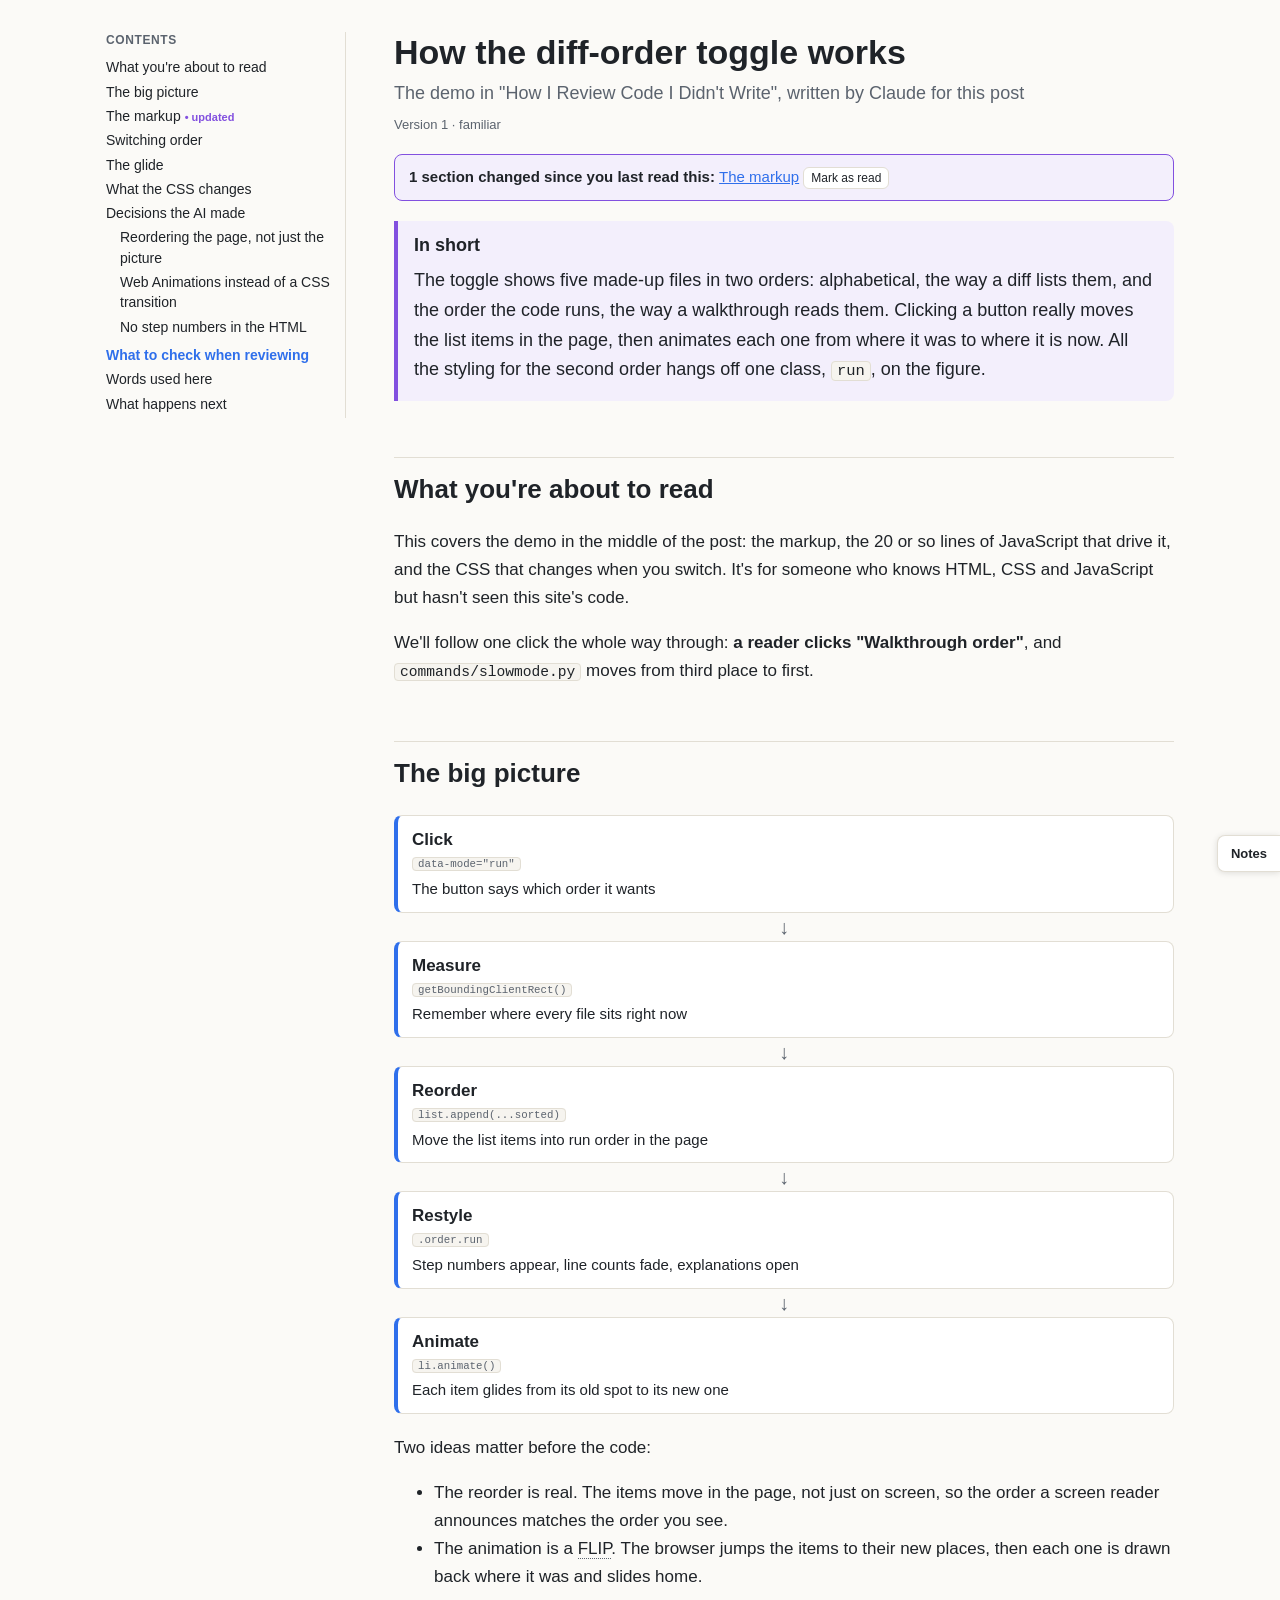
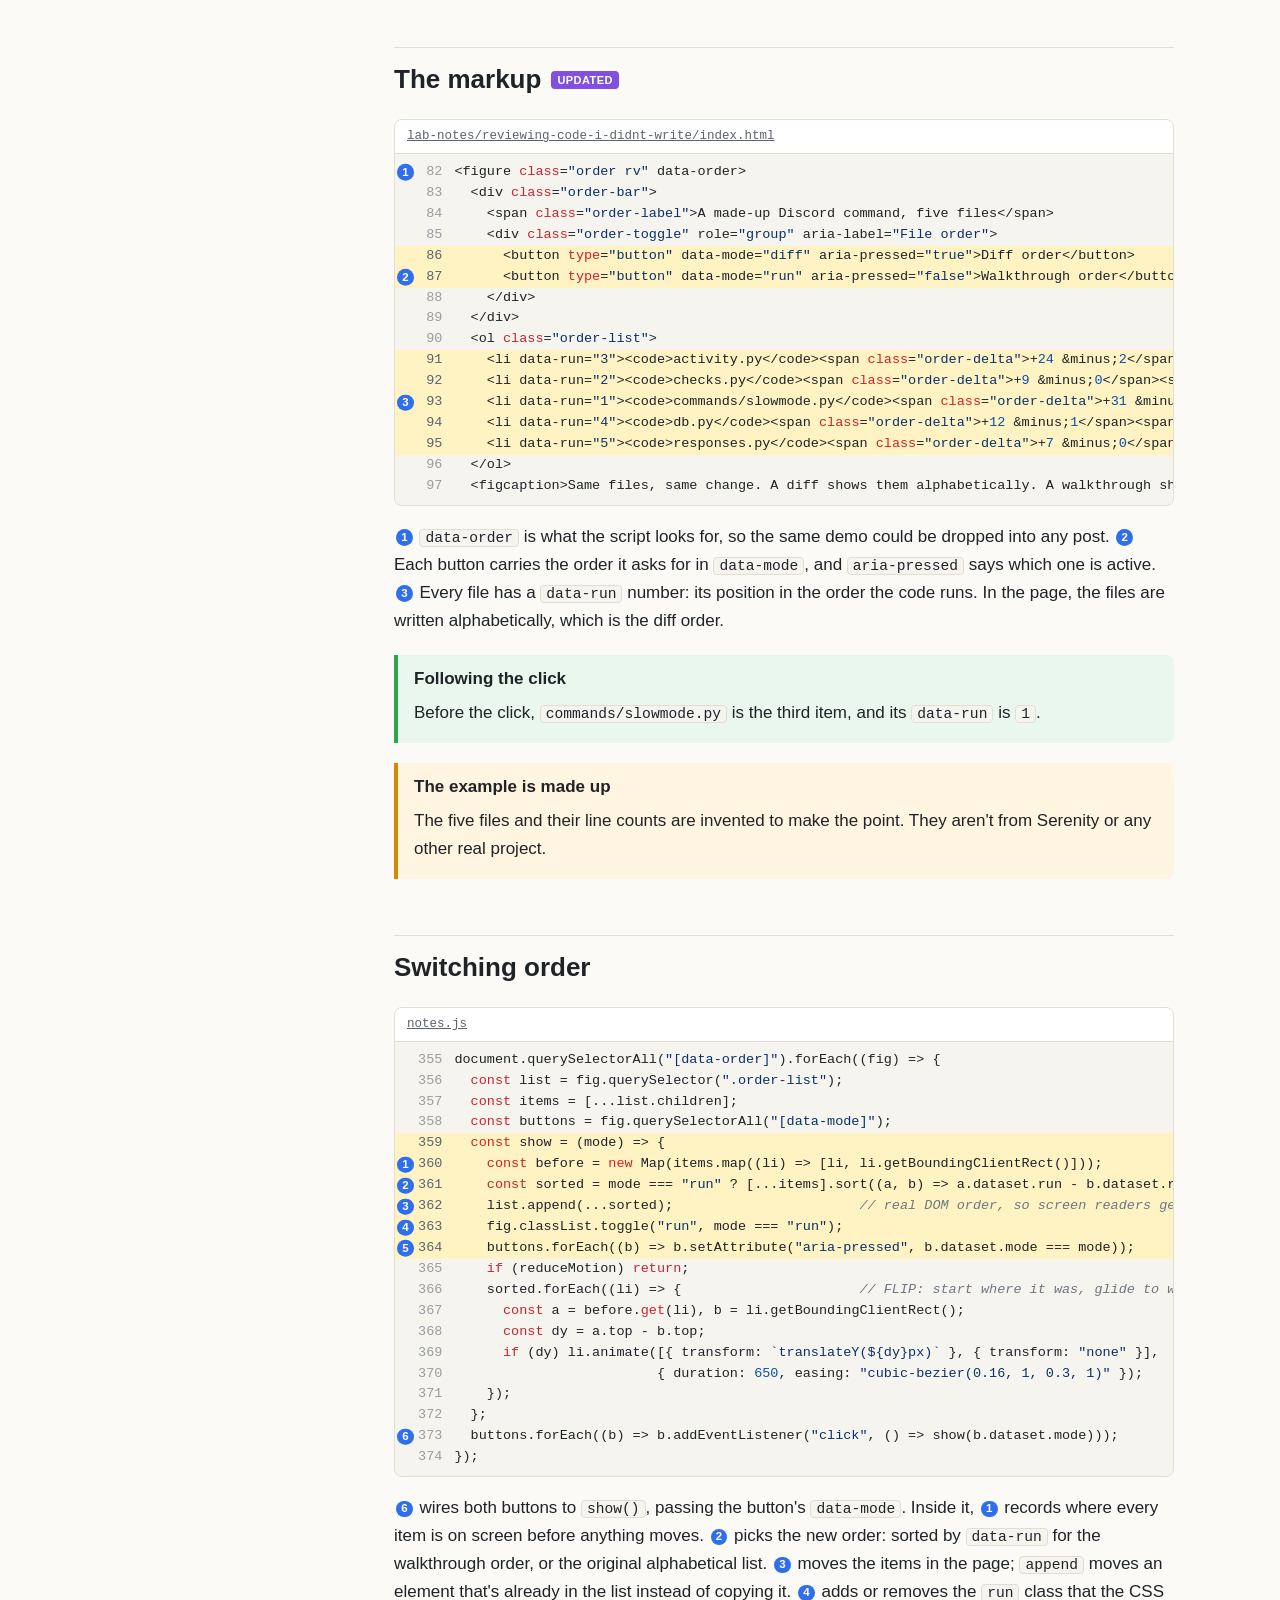
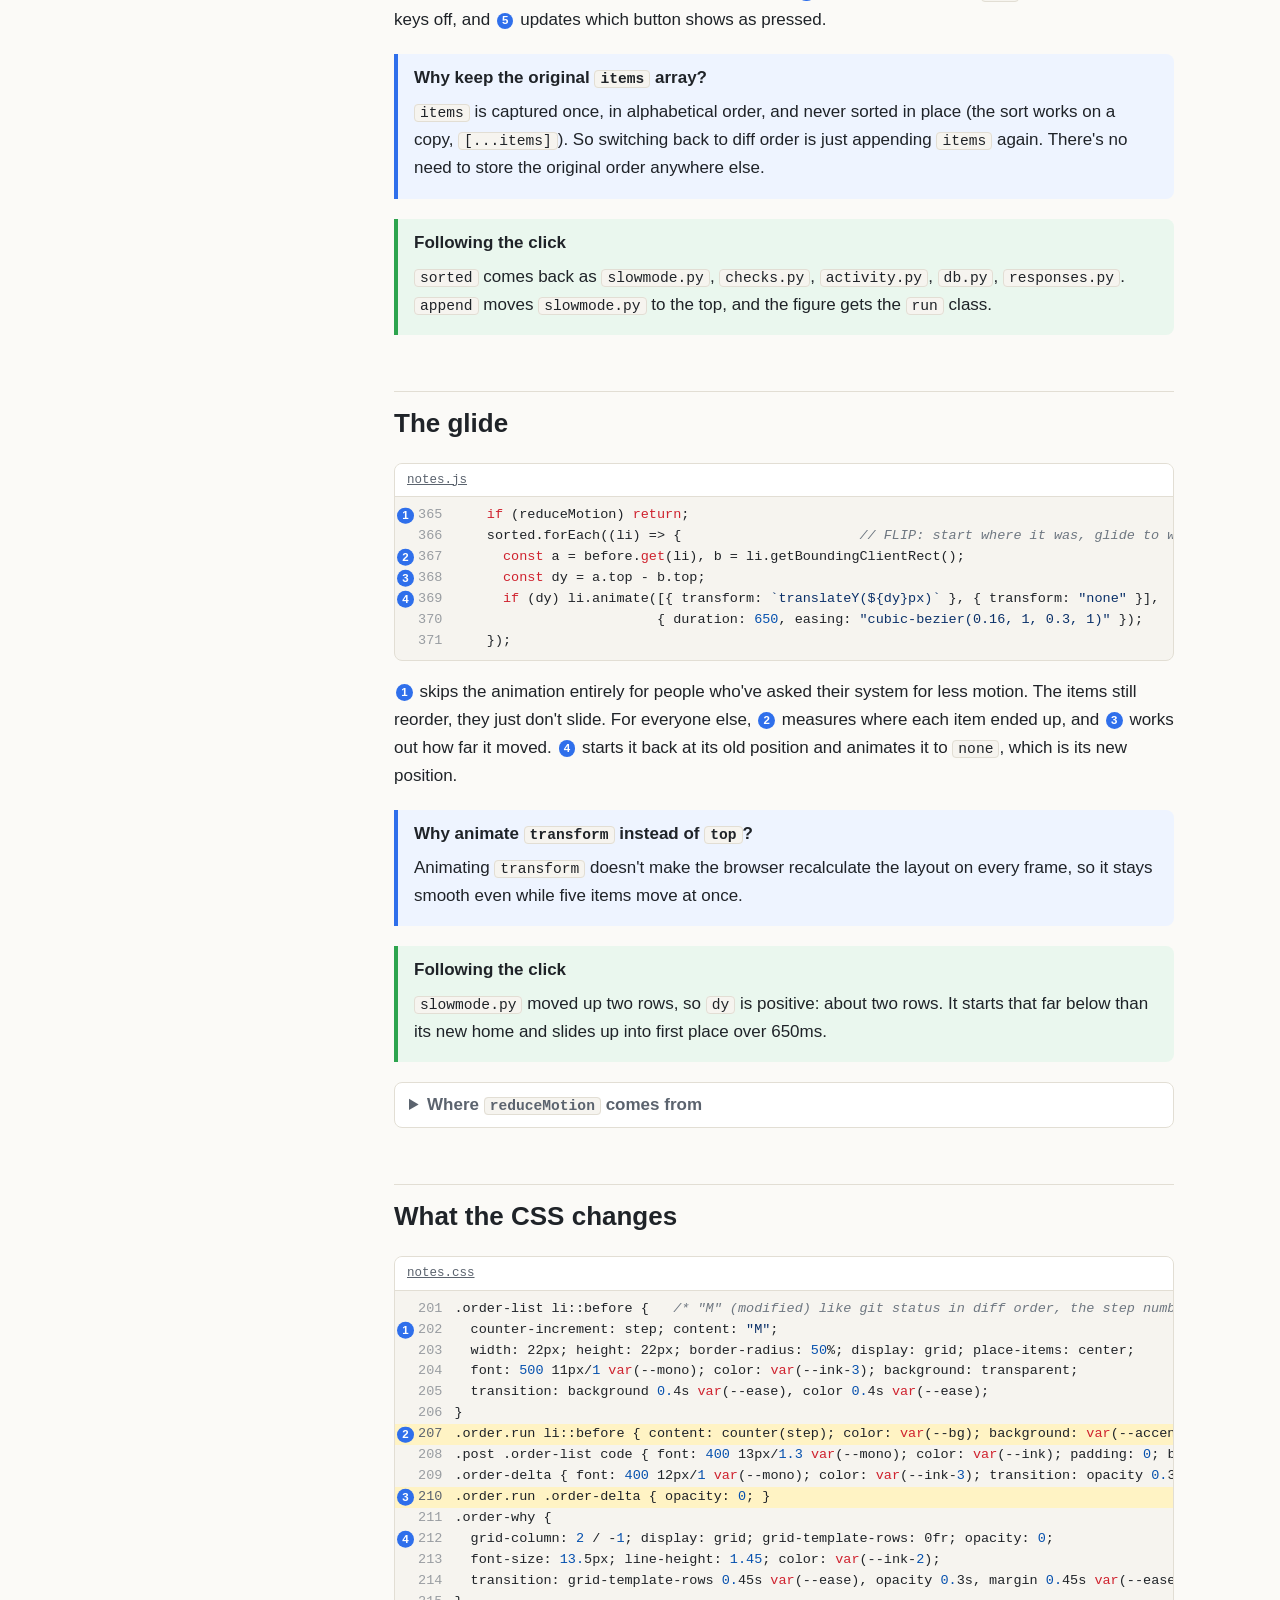
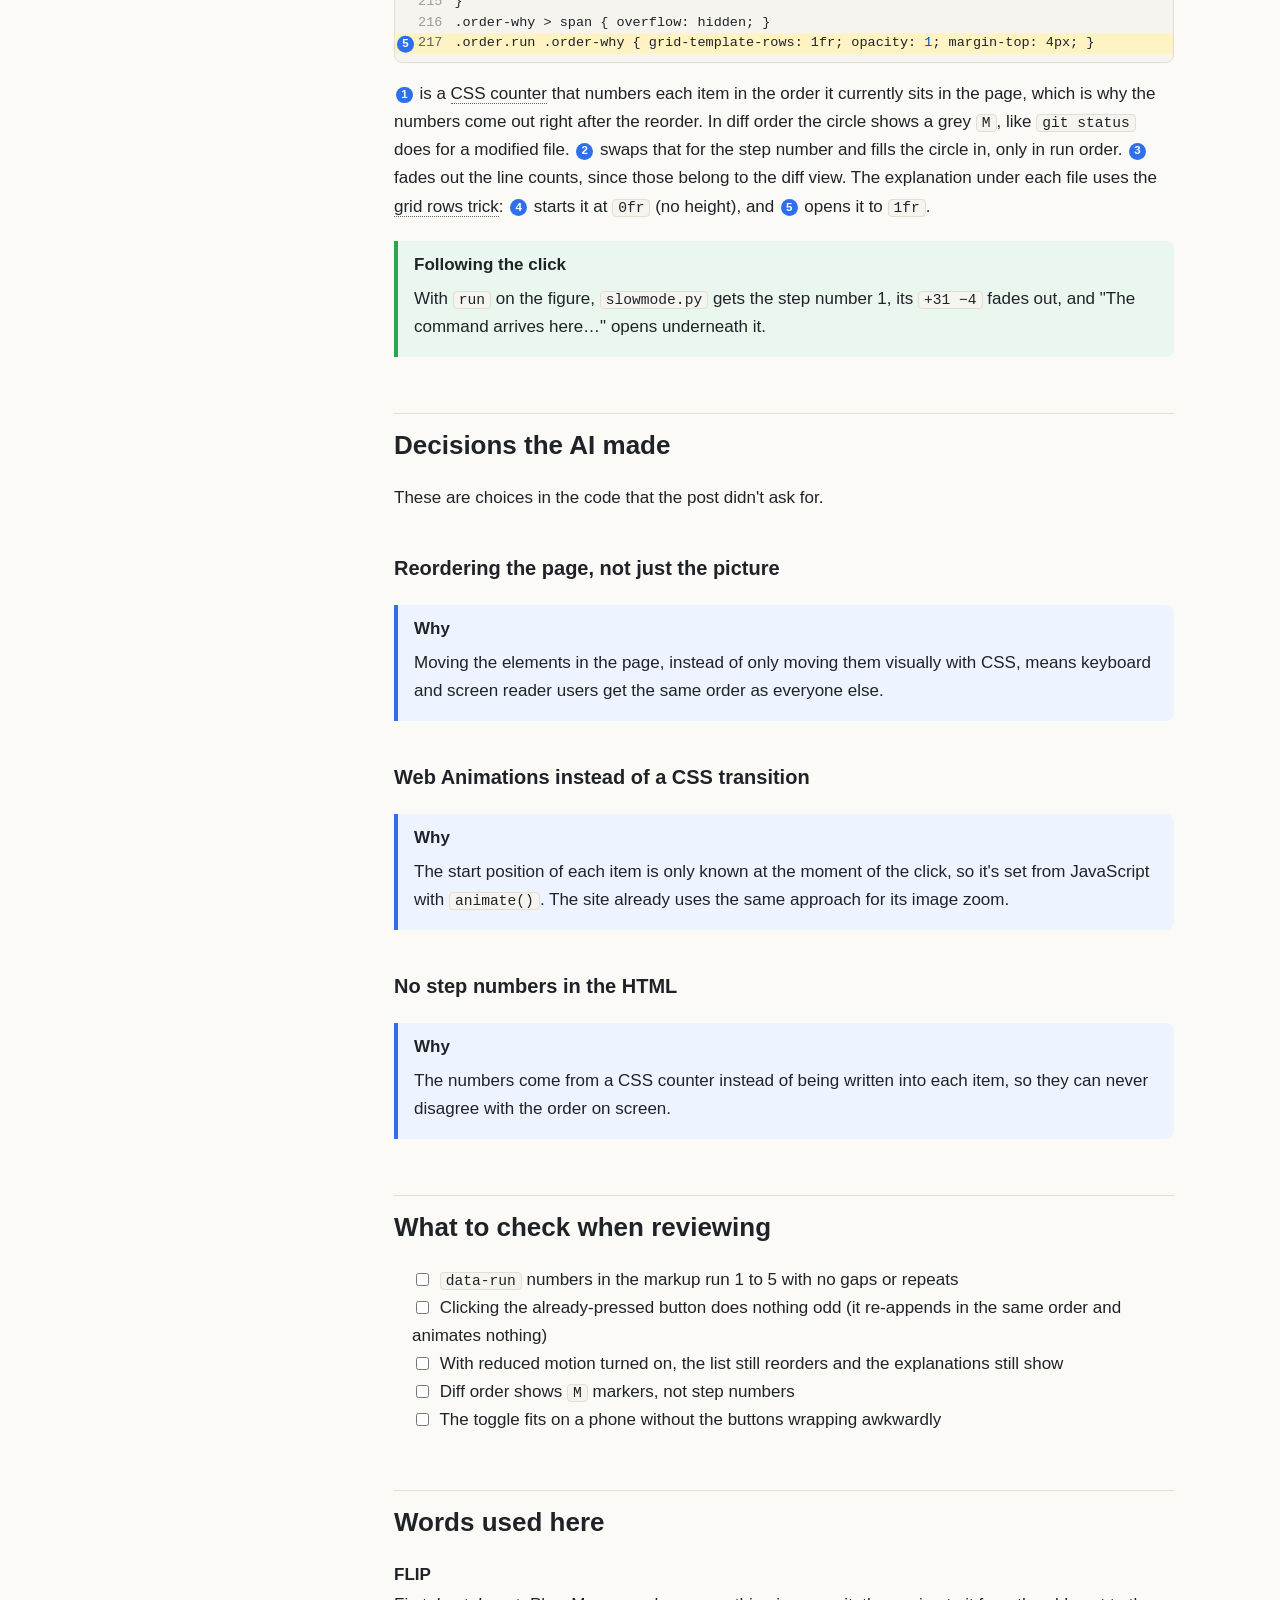
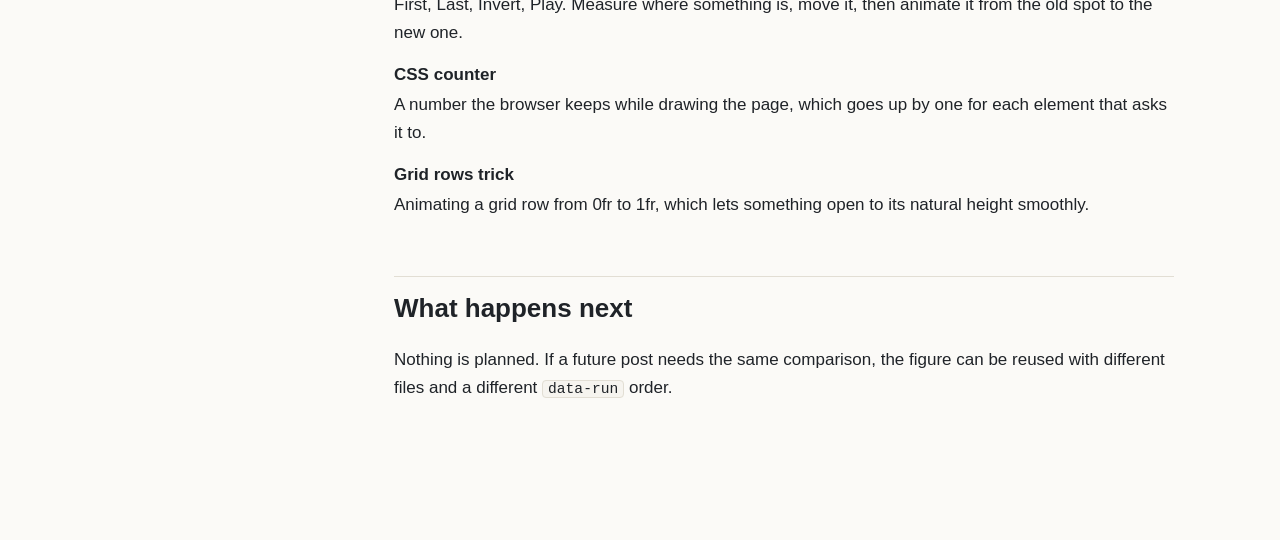
<file: lab-notes/reviewing-code-i-didnt-write/walkthrough.html>
<!DOCTYPE html>
<html lang="en">
<head>
<meta charset="utf-8">
<meta name="viewport" content="width=device-width, initial-scale=1">
<title>How the diff-order toggle works</title>
<style>
:root {
  --bg: #fbfaf7; --panel: #fff; --text: #1f2328; --muted: #5b636e; --accent: #2f6feb;
  --code-bg: #f6f4ef; --border: #e2ded4; --hl: #fff3c4; --add: #e6f6ea; --del: #fdecec;
  --why: #eef4ff; --why-b: #2f6feb; --watch: #fff5e0; --watch-b: #d48806;
  --trace: #eaf7ee; --trace-b: #2da44e; --tldr: #f3effc; --tldr-b: #8250df; --note-b: #8a94a3;
  --kw: #cf222e; --str: #0a3069; --com: #6e7781; --num: #0550ae;
  --mono: ui-monospace, SFMono-Regular, Menlo, Consolas, monospace;
}
@media (prefers-color-scheme: dark) {
  :root {
    --bg: #15171a; --panel: #1d2024; --text: #e4e6e9; --muted: #9aa3ad; --accent: #6ea8ff;
    --code-bg: #1b1e22; --border: #33373d; --hl: #3a3420; --add: #1d3324; --del: #3b2023;
    --why: #172338; --watch: #33281a; --trace: #18301f; --tldr: #261f38;
    --kw: #ff7b72; --str: #a5d6ff; --com: #8b949e; --num: #79c0ff;
  }
}
* { box-sizing: border-box; }
html { scroll-behavior: smooth; }
body { margin: 0; font: 17px/1.65 -apple-system, BlinkMacSystemFont, "Segoe UI", Roboto, Helvetica, Arial, sans-serif; color: var(--text); background: var(--bg); }
.layout { display: grid; grid-template-columns: 240px minmax(0, 780px); gap: 48px; justify-content: center; padding: 32px 24px 120px; }
body.wt-open .layout { margin-right: 380px; }
@media (max-width: 1500px) { body.wt-open .layout { margin-right: 0; } }

nav.toc { position: sticky; top: 24px; align-self: start; max-height: calc(100vh - 48px); overflow-y: auto; font-size: 14px; line-height: 1.45; padding-right: 10px; border-right: 1px solid var(--border); }
.toc-title { font-weight: 700; text-transform: uppercase; letter-spacing: .05em; font-size: 12px; color: var(--muted); margin-bottom: 8px; }
nav.toc ol { list-style: none; margin: 0; padding: 0; }
nav.toc li { margin: 4px 0; }
nav.toc ol ol { padding-left: 14px; margin: 4px 0 8px; }
nav.toc a { color: var(--text); text-decoration: none; display: inline; }
nav.toc a:hover { color: var(--accent); }
nav.toc a.active { color: var(--accent); font-weight: 600; }
.toc-badge { font-size: 11px; color: var(--muted); margin-left: 4px; }
.toc-badge.upd { color: var(--tldr-b); font-weight: 700; }
@media (max-width: 1080px) {
  .layout { grid-template-columns: minmax(0, 780px); gap: 24px; }
  nav.toc { position: static; max-height: none; border: 1px solid var(--border); border-radius: 8px; padding: 14px 18px; background: var(--panel); }
}

main { min-width: 0; }
h1 { font-size: 34px; line-height: 1.2; margin: 0 0 6px; }
.subtitle { color: var(--muted); margin: 0; font-size: 18px; }
.docmeta { color: var(--muted); font-size: 13px; margin: 6px 0 0; }
h2 { font-size: 26px; margin: 56px 0 12px; padding-top: 10px; border-top: 1px solid var(--border); }
h3 { font-size: 20px; margin: 40px 0 10px; }
h2, h3 { scroll-margin-top: 16px; position: relative; }
a { color: var(--accent); }
code { font-family: var(--mono); }
:not(pre) > code, p code, li code, td code { background: var(--code-bg); border: 1px solid var(--border); padding: 0 5px; border-radius: 4px; font-size: .86em; overflow-wrap: anywhere; }
blockquote { margin: 16px 0; padding: 4px 16px; border-left: 4px solid var(--border); color: var(--muted); }
[data-b] { position: relative; }

.tablewrap { overflow-x: auto; margin: 12px 0 18px; }
table { border-collapse: collapse; font-size: 15px; }
th, td { border: 1px solid var(--border); padding: 6px 10px; text-align: left; vertical-align: top; }
th { background: var(--code-bg); }
li.task { list-style: none; margin-left: -22px; }
.chk { margin-right: 6px; transform: translateY(1px); }

/* callouts */
aside.co { border-left: 4px solid var(--note-b); padding: 10px 16px; margin: 20px 0; border-radius: 0 8px 8px 0; background: var(--code-bg); }
aside.co > p, aside.co li { margin: 6px 0; }
aside.co .label { font-weight: 700; display: block; margin-bottom: 2px; }
aside.why { background: var(--why); border-color: var(--why-b); }
aside.watch { background: var(--watch); border-color: var(--watch-b); }
aside.trace { background: var(--trace); border-color: var(--trace-b); }
aside.tldr { background: var(--tldr); border-color: var(--tldr-b); font-size: 18px; }
details { border: 1px solid var(--border); border-radius: 8px; padding: 8px 14px; margin: 16px 0; background: var(--panel); }
details > summary { cursor: pointer; font-weight: 600; color: var(--muted); }
details[open] > summary { margin-bottom: 6px; }

/* glossary */
.term { border-bottom: 1px dotted var(--muted); cursor: help; }
.wt-tip { position: fixed; z-index: 95; max-width: min(340px, calc(100vw - 16px)); background: var(--text); color: var(--bg); font-size: 13.5px; line-height: 1.45; padding: 7px 10px; border-radius: 6px; font-weight: 400; pointer-events: none; box-shadow: 0 4px 14px rgba(0,0,0,.2); }
dl.glossary dt { font-weight: 700; margin-top: 14px; }
dl.glossary dd { margin: 2px 0 0; }

/* flow diagram */
.flow { display: flex; flex-direction: column; margin: 20px 0; }
.flow .box { background: var(--panel); border: 1px solid var(--border); border-left: 4px solid var(--accent); border-radius: 8px; padding: 10px 14px; }
.flow .box b { display: block; }
.flow .where { display: block; font-family: var(--mono); font-size: 12.5px; color: var(--muted); }
.flow .what { display: block; font-size: 15px; margin-top: 2px; }
.flow .arrow { text-align: center; color: var(--muted); font-size: 20px; line-height: 1; padding: 4px 0; }

/* code */
.code { border: 1px solid var(--border); border-radius: 8px; margin: 18px 0 14px; background: var(--code-bg); overflow: hidden; }
.code-head { font-family: var(--mono); font-size: 12.5px; color: var(--muted); padding: 6px 12px; border-bottom: 1px solid var(--border); background: var(--panel); }
.code-head a { color: var(--muted); }
.code-body { overflow-x: auto; padding: 8px 0; font: 13.5px/1.55 var(--mono); }
.cl { position: relative; display: flex; min-width: max-content; padding-right: 16px; }
.cl .n { flex: none; width: 4.4em; padding-right: 12px; text-align: right; color: var(--muted); opacity: .6; user-select: none; cursor: pointer; }
.cl .n:hover { opacity: 1; color: var(--accent); }
.cl .t { white-space: pre; }
.cl.hl { background: var(--hl); }
.cl.hl .n { opacity: 1; }
.cl.add { background: var(--add); }
.cl.del { background: var(--del); }
.cl.gap .t { color: var(--muted); }
.code.snippet .n { display: none; }
.code.snippet .cl { padding-left: 14px; }
.pin { display: inline-flex; align-items: center; justify-content: center; min-width: 1.45em; height: 1.45em; border-radius: 1em; background: var(--accent); color: #fff; font: 700 11.5px/1 -apple-system, sans-serif; margin: 0 2px; vertical-align: 1px; padding: 0 3px; }
.cl .pin { position: absolute; left: 2px; top: 50%; transform: translateY(-50%); margin: 0; }
.tk-k { color: var(--kw); } .tk-s { color: var(--str); } .tk-c { color: var(--com); font-style: italic; } .tk-n { color: var(--num); }
.code.missing { padding: 10px 14px; color: #c62828; }

/* notes: in-page */
.wt-hbtn { position: absolute; right: 0; top: 50%; transform: translateY(-50%); font: 13px/1 -apple-system, sans-serif; color: var(--muted); background: var(--panel); border: 1px solid var(--border); border-radius: 6px; padding: 4px 8px; cursor: pointer; opacity: 0; }
h2 .wt-hbtn { top: calc(50% + 5px); }
h2:hover .wt-hbtn, h3:hover .wt-hbtn, .wt-hbtn:focus-visible { opacity: 1; }
.wt-upd { font: 700 11px/1 -apple-system, sans-serif; letter-spacing: .04em; text-transform: uppercase; color: #fff; background: var(--tldr-b); border-radius: 4px; padding: 3px 6px; margin-left: 10px; vertical-align: 4px; }
.wt-mark { position: absolute; left: -34px; top: 2px; width: 22px; height: 22px; border-radius: 11px; background: var(--watch-b); color: #fff; font: 700 12px/22px -apple-system, sans-serif; text-align: center; cursor: pointer; border: 0; padding: 0; }
.wt-mark.done { background: var(--note-b); }
@media (max-width: 1080px) { .wt-mark { left: auto; right: -6px; top: -10px; } }
#wt-changed { border: 1px solid var(--tldr-b); background: var(--tldr); border-radius: 8px; padding: 10px 14px; margin: 18px 0 0; font-size: 15px; }

.wt-sel { position: absolute; z-index: 40; font: 600 13px/1 -apple-system, sans-serif; background: var(--text); color: var(--bg); border: 0; border-radius: 6px; padding: 7px 10px; cursor: pointer; box-shadow: 0 2px 8px rgba(0,0,0,.2); }
.wt-pop { position: fixed; z-index: 80; width: 400px; max-width: calc(100vw - 24px); background: var(--panel); color: var(--text); border: 1px solid var(--border); border-radius: 10px; box-shadow: 0 8px 28px rgba(0,0,0,.18); padding: 12px; font-size: 14px; line-height: 1.45; }
.wt-pop .q { max-height: 90px; overflow: auto; border-left: 3px solid var(--border); padding-left: 8px; color: var(--muted); margin: 0 0 8px; white-space: pre-wrap; font-size: 13px; }
.wt-pop .loc { font-family: var(--mono); font-size: 12px; color: var(--muted); margin-bottom: 6px; }
.wt-pop textarea { width: 100%; min-height: 90px; font: inherit; font-size: 14.5px; padding: 8px; border: 1px solid var(--border); border-radius: 6px; background: var(--bg); color: var(--text); resize: vertical; }
.wt-pop textarea:focus { outline: 2px solid var(--accent); border-color: transparent; }
.wt-types { display: flex; gap: 4px; margin-bottom: 8px; flex-wrap: wrap; }
.wt-types button { flex: 1; }
.wt-types button[aria-pressed="true"] { background: var(--accent); border-color: var(--accent); color: #fff; }
.wt-help { color: var(--muted); font-size: 12.5px; margin: 0 0 8px; }
.wt-row { display: flex; gap: 6px; align-items: center; margin-top: 8px; }
.wt-row .sp { flex: 1; color: var(--muted); font-size: 12px; }

/* notes: panel */
.wt-b { font: 13px/1.2 -apple-system, sans-serif; color: var(--text); background: var(--panel); border: 1px solid var(--border); border-radius: 6px; padding: 6px 10px; cursor: pointer; }
.wt-b:hover { border-color: var(--accent); color: var(--accent); }
.wt-b.primary { background: var(--accent); border-color: var(--accent); color: #fff; }
.wt-b.primary:hover { filter: brightness(1.08); color: #fff; }
.wt-b.sm { font-size: 12px; padding: 3px 7px; }
.wt-tab { position: fixed; right: 0; bottom: 28px; z-index: 50; font: 600 13px/1 -apple-system, sans-serif; background: var(--panel); color: var(--text); border: 1px solid var(--border); border-right: 0; border-radius: 8px 0 0 8px; padding: 11px 13px; cursor: pointer; box-shadow: 0 1px 6px rgba(0,0,0,.12); }
body.wt-open .wt-tab { display: none; }
.wt-panel { position: fixed; top: 0; right: 0; bottom: 0; width: 380px; max-width: 100vw; z-index: 60; background: var(--panel); border-left: 1px solid var(--border); display: none; flex-direction: column; font-size: 14px; line-height: 1.45; }
body.wt-open .wt-panel { display: flex; }
.wt-phead { display: flex; justify-content: space-between; align-items: center; padding: 12px 14px; border-bottom: 1px solid var(--border); font-weight: 700; }
.wt-pbody { overflow-y: auto; padding: 12px 14px 40px; flex: 1; }
.wt-tools { display: flex; gap: 6px; flex-wrap: wrap; margin-bottom: 10px; }
.wt-muted { color: var(--muted); font-size: 12.5px; margin: 6px 0; }
.wt-flash { background: var(--trace); border: 1px solid var(--trace-b); border-radius: 6px; padding: 6px 10px; margin: 6px 0; font-size: 13px; }
.wt-warn { background: var(--watch); border: 1px solid var(--watch-b); border-radius: 6px; padding: 6px 10px; margin: 6px 0; font-size: 13px; }
.wt-grp { margin: 16px 0 6px; padding-top: 8px; border-top: 1px solid var(--border); font-weight: 700; font-size: 13px; }
.wt-grp a { text-decoration: none; }
.wt-n { border: 1px solid var(--border); border-radius: 8px; padding: 8px 10px; margin: 8px 0; background: var(--bg); }
.wt-n.done { opacity: .7; }
.wt-n .q { color: var(--muted); font-size: 12.5px; border-left: 3px solid var(--border); padding-left: 7px; margin: 4px 0; max-height: 60px; overflow: hidden; white-space: pre-wrap; }
.wt-n .txt { white-space: pre-wrap; overflow-wrap: anywhere; margin: 4px 0; }
.wt-n .loc { font-family: var(--mono); font-size: 11.5px; color: var(--muted); }
.wt-n .reply { margin-top: 6px; padding: 6px 8px; border-radius: 6px; background: var(--trace); font-size: 13px; white-space: pre-wrap; }
.wt-n .reply.ask { background: var(--watch); }
.wt-n .acts { display: flex; gap: 4px; margin-top: 6px; flex-wrap: wrap; align-items: center; }
.wt-n .acts .sp { flex: 1; color: var(--muted); font-size: 11.5px; }
.wt-tag { display: inline-block; font: 700 10.5px/1 -apple-system, sans-serif; text-transform: uppercase; letter-spacing: .04em; border-radius: 4px; padding: 3px 5px; color: #fff; margin-right: 6px; vertical-align: 1px; }
.wt-tag.clarify { background: var(--why-b); } .wt-tag.change { background: #cf222e; } .wt-tag.question { background: var(--tldr-b); } .wt-tag.resolved { background: var(--trace-b); }
.wt-toast { position: fixed; left: 16px; bottom: 16px; z-index: 90; background: var(--text); color: var(--bg); border-radius: 8px; padding: 8px 12px; font-size: 14px; display: flex; gap: 10px; align-items: center; }
.wt-toast .wt-b { background: transparent; color: var(--bg); border-color: var(--muted); }
.wt-fallback { width: 100%; height: 120px; font: 12px var(--mono); margin-top: 6px; }

@media print {
  nav.toc, .wt-tab, .wt-panel, .wt-hbtn, .wt-mark, .wt-sel, #wt-changed { display: none !important; }
  .layout { display: block; padding: 0; }
  details { display: block; } details > * { display: block; }
}

</style>
</head>
<body>
<div class="layout">
<nav class="toc" aria-label="Contents">
  <div class="toc-title">Contents</div>
  <ol><li><a href="#intro" data-toc="intro">What you&#x27;re about to read</a></li><li><a href="#big-picture" data-toc="big-picture">The big picture</a></li><li><a href="#markup" data-toc="markup">The markup</a></li><li><a href="#show" data-toc="show">Switching order</a></li><li><a href="#flip" data-toc="flip">The glide</a></li><li><a href="#css" data-toc="css">What the CSS changes</a></li><li><a href="#decisions" data-toc="decisions">Decisions the AI made</a><ol><li><a href="#decision-dom" data-toc="decision-dom">Reordering the page, not just the picture</a></li><li><a href="#decision-waapi" data-toc="decision-waapi">Web Animations instead of a CSS transition</a></li><li><a href="#decision-counter" data-toc="decision-counter">No step numbers in the HTML</a></li></ol></li><li><a href="#review" data-toc="review">What to check when reviewing</a></li><li><a href="#glossary" data-toc="glossary">Words used here</a></li><li><a href="#next" data-toc="next">What happens next</a></li></ol>
</nav>
<main id="wt-main">
<h1>How the diff-order toggle works</h1>
<p class="subtitle">The demo in &quot;How I Review Code I Didn&#x27;t Write&quot;, written by Claude for this post</p>
<p class="docmeta">Version 1 · familiar</p>
<div id="wt-changed" hidden></div>
<aside class="co tldr" data-sec="top" data-b="top.1"><span class="label">In short</span><p data-sec="top" data-b="top.2">The toggle shows five made-up files in two orders: alphabetical, the way a diff lists them, and the order the code runs, the way a walkthrough reads them. Clicking a button really moves the list items in the page, then animates each one from where it was to where it is now. All the styling for the second order hangs off one class, <code>run</code>, on the figure.</p></aside><h2 id="intro" data-sec="intro">What you&#x27;re about to read</h2><p data-sec="intro" data-b="intro.1">This covers the demo in the middle of the post: the markup, the 20 or so lines of JavaScript that drive it, and the CSS that changes when you switch. It&#x27;s for someone who knows HTML, CSS and JavaScript but hasn&#x27;t seen this site&#x27;s code.</p><p data-sec="intro" data-b="intro.2">We&#x27;ll follow one click the whole way through: <strong>a reader clicks &quot;Walkthrough order&quot;</strong>, and <code>commands/slowmode.py</code> moves from third place to first.</p><h2 id="big-picture" data-sec="big-picture">The big picture</h2><div class="flow" data-sec="big-picture" data-b="big-picture.1" role="img" aria-label="One click on &quot;Walkthrough order&quot;"><div class="box"><b>Click</b><span class="where"><code>data-mode=&quot;run&quot;</code></span><span class="what">The button says which order it wants</span></div><div class="arrow">↓</div><div class="box"><b>Measure</b><span class="where"><code>getBoundingClientRect()</code></span><span class="what">Remember where every file sits right now</span></div><div class="arrow">↓</div><div class="box"><b>Reorder</b><span class="where"><code>list.append(...sorted)</code></span><span class="what">Move the list items into run order in the page</span></div><div class="arrow">↓</div><div class="box"><b>Restyle</b><span class="where"><code>.order.run</code></span><span class="what">Step numbers appear, line counts fade, explanations open</span></div><div class="arrow">↓</div><div class="box"><b>Animate</b><span class="where"><code>li.animate()</code></span><span class="what">Each item glides from its old spot to its new one</span></div></div><p data-sec="big-picture" data-b="big-picture.2">Two ideas matter before the code:</p><ul data-sec="big-picture" data-b="big-picture.3"><li>The reorder is real. The items move in the page, not just on screen, so the order a screen reader announces matches the order you see.</li><li>The animation is a <span class="term" tabindex="0" data-def="First, Last, Invert, Play. Measure where something is, move it, then animate it from the old spot to the new one.">FLIP</span>. The browser jumps the items to their new places, then each one is drawn back where it was and slides home.</li></ul><h2 id="markup" data-sec="markup">The markup</h2><div data-sec="markup" data-b="markup.1"><div class="code ref" data-lang="html" data-file="lab-notes/reviewing-code-i-didnt-write/index.html"><div class="code-head"><a href="https://github.com/Patels-Labs/patelheet.com/blob/1d45a2e9b71294e0cb72802afcb50b3a5eca404c/lab-notes/reviewing-code-i-didnt-write/index.html#L82-L97" target="_blank" rel="noopener">lab-notes/reviewing-code-i-didnt-write/index.html</a></div><div class="code-body"><div class="cl" data-n="82"><span class="n">82</span><span class="t">&lt;figure class=&quot;order rv&quot; data-order&gt;</span><span class="pin">1</span></div><div class="cl" data-n="83"><span class="n">83</span><span class="t">  &lt;div class=&quot;order-bar&quot;&gt;</span></div><div class="cl" data-n="84"><span class="n">84</span><span class="t">    &lt;span class=&quot;order-label&quot;&gt;A made-up Discord command, five files&lt;/span&gt;</span></div><div class="cl" data-n="85"><span class="n">85</span><span class="t">    &lt;div class=&quot;order-toggle&quot; role=&quot;group&quot; aria-label=&quot;File order&quot;&gt;</span></div><div class="cl hl" data-n="86"><span class="n">86</span><span class="t">      &lt;button type=&quot;button&quot; data-mode=&quot;diff&quot; aria-pressed=&quot;true&quot;&gt;Diff order&lt;/button&gt;</span></div><div class="cl hl" data-n="87"><span class="n">87</span><span class="t">      &lt;button type=&quot;button&quot; data-mode=&quot;run&quot; aria-pressed=&quot;false&quot;&gt;Walkthrough order&lt;/button&gt;</span><span class="pin">2</span></div><div class="cl" data-n="88"><span class="n">88</span><span class="t">    &lt;/div&gt;</span></div><div class="cl" data-n="89"><span class="n">89</span><span class="t">  &lt;/div&gt;</span></div><div class="cl" data-n="90"><span class="n">90</span><span class="t">  &lt;ol class=&quot;order-list&quot;&gt;</span></div><div class="cl hl" data-n="91"><span class="n">91</span><span class="t">    &lt;li data-run=&quot;3&quot;&gt;&lt;code&gt;activity.py&lt;/code&gt;&lt;span class=&quot;order-delta&quot;&gt;+24 &amp;minus;2&lt;/span&gt;&lt;span class=&quot;order-why&quot;&gt;&lt;span&gt;Counts how many messages the channel gets per minute.&lt;/span&gt;&lt;/span&gt;&lt;/li&gt;</span></div><div class="cl hl" data-n="92"><span class="n">92</span><span class="t">    &lt;li data-run=&quot;2&quot;&gt;&lt;code&gt;checks.py&lt;/code&gt;&lt;span class=&quot;order-delta&quot;&gt;+9 &amp;minus;0&lt;/span&gt;&lt;span class=&quot;order-why&quot;&gt;&lt;span&gt;Makes sure the person running it is allowed to.&lt;/span&gt;&lt;/span&gt;&lt;/li&gt;</span></div><div class="cl hl" data-n="93"><span class="n">93</span><span class="t">    &lt;li data-run=&quot;1&quot;&gt;&lt;code&gt;commands/slowmode.py&lt;/code&gt;&lt;span class=&quot;order-delta&quot;&gt;+31 &amp;minus;4&lt;/span&gt;&lt;span class=&quot;order-why&quot;&gt;&lt;span&gt;The command arrives here, and this is where everything else gets called from.&lt;/span&gt;&lt;/span&gt;&lt;/li&gt;</span><span class="pin">3</span></div><div class="cl hl" data-n="94"><span class="n">94</span><span class="t">    &lt;li data-run=&quot;4&quot;&gt;&lt;code&gt;db.py&lt;/code&gt;&lt;span class=&quot;order-delta&quot;&gt;+12 &amp;minus;1&lt;/span&gt;&lt;span class=&quot;order-why&quot;&gt;&lt;span&gt;Saves the new setting for the channel.&lt;/span&gt;&lt;/span&gt;&lt;/li&gt;</span></div><div class="cl hl" data-n="95"><span class="n">95</span><span class="t">    &lt;li data-run=&quot;5&quot;&gt;&lt;code&gt;responses.py&lt;/code&gt;&lt;span class=&quot;order-delta&quot;&gt;+7 &amp;minus;0&lt;/span&gt;&lt;span class=&quot;order-why&quot;&gt;&lt;span&gt;Builds the reply the user actually sees.&lt;/span&gt;&lt;/span&gt;&lt;/li&gt;</span></div><div class="cl" data-n="96"><span class="n">96</span><span class="t">  &lt;/ol&gt;</span></div><div class="cl" data-n="97"><span class="n">97</span><span class="t">  &lt;figcaption&gt;Same files, same change. A diff shows them alphabetically. A walkthrough shows them in the order they run.&lt;/figcaption&gt;</span></div></div></div></div><p data-sec="markup" data-b="markup.2"><span class="pin">1</span> <code>data-order</code> is what the script looks for, so the same demo could be dropped into any post. <span class="pin">2</span> Each button carries the order it asks for in <code>data-mode</code>, and <code>aria-pressed</code> says which one is active. <span class="pin">3</span> Every file has a <code>data-run</code> number: its position in the order the code runs. In the page, the files are written alphabetically, which is the diff order.</p><aside class="co trace" data-sec="markup" data-b="markup.3"><span class="label">Following the click</span><p data-sec="markup" data-b="markup.4">Before the click, <code>commands/slowmode.py</code> is the third item, and its <code>data-run</code> is <code>1</code>.</p></aside><aside class="co watch" data-sec="markup" data-b="markup.5"><span class="label">The example is made up</span><p data-sec="markup" data-b="markup.6">The five files and their line counts are invented to make the point. They aren&#x27;t from Serenity or any other real project.</p></aside><h2 id="show" data-sec="show">Switching order</h2><div data-sec="show" data-b="show.1"><div class="code ref" data-lang="js" data-file="notes.js"><div class="code-head"><a href="https://github.com/Patels-Labs/patelheet.com/blob/1d45a2e9b71294e0cb72802afcb50b3a5eca404c/notes.js#L355-L374" target="_blank" rel="noopener">notes.js</a></div><div class="code-body"><div class="cl" data-n="355"><span class="n">355</span><span class="t">document.querySelectorAll(&quot;[data-order]&quot;).forEach((fig) =&gt; {</span></div><div class="cl" data-n="356"><span class="n">356</span><span class="t">  const list = fig.querySelector(&quot;.order-list&quot;);</span></div><div class="cl" data-n="357"><span class="n">357</span><span class="t">  const items = [...list.children];</span></div><div class="cl" data-n="358"><span class="n">358</span><span class="t">  const buttons = fig.querySelectorAll(&quot;[data-mode]&quot;);</span></div><div class="cl hl" data-n="359"><span class="n">359</span><span class="t">  const show = (mode) =&gt; {</span></div><div class="cl hl" data-n="360"><span class="n">360</span><span class="t">    const before = new Map(items.map((li) =&gt; [li, li.getBoundingClientRect()]));</span><span class="pin">1</span></div><div class="cl hl" data-n="361"><span class="n">361</span><span class="t">    const sorted = mode === &quot;run&quot; ? [...items].sort((a, b) =&gt; a.dataset.run - b.dataset.run) : items;</span><span class="pin">2</span></div><div class="cl hl" data-n="362"><span class="n">362</span><span class="t">    list.append(...sorted);                       // real DOM order, so screen readers get it too</span><span class="pin">3</span></div><div class="cl hl" data-n="363"><span class="n">363</span><span class="t">    fig.classList.toggle(&quot;run&quot;, mode === &quot;run&quot;);</span><span class="pin">4</span></div><div class="cl hl" data-n="364"><span class="n">364</span><span class="t">    buttons.forEach((b) =&gt; b.setAttribute(&quot;aria-pressed&quot;, b.dataset.mode === mode));</span><span class="pin">5</span></div><div class="cl" data-n="365"><span class="n">365</span><span class="t">    if (reduceMotion) return;</span></div><div class="cl" data-n="366"><span class="n">366</span><span class="t">    sorted.forEach((li) =&gt; {                      // FLIP: start where it was, glide to where it is now</span></div><div class="cl" data-n="367"><span class="n">367</span><span class="t">      const a = before.get(li), b = li.getBoundingClientRect();</span></div><div class="cl" data-n="368"><span class="n">368</span><span class="t">      const dy = a.top - b.top;</span></div><div class="cl" data-n="369"><span class="n">369</span><span class="t">      if (dy) li.animate([{ transform: `translateY(${dy}px)` }, { transform: &quot;none&quot; }],</span></div><div class="cl" data-n="370"><span class="n">370</span><span class="t">                         { duration: 650, easing: &quot;cubic-bezier(0.16, 1, 0.3, 1)&quot; });</span></div><div class="cl" data-n="371"><span class="n">371</span><span class="t">    });</span></div><div class="cl" data-n="372"><span class="n">372</span><span class="t">  };</span></div><div class="cl" data-n="373"><span class="n">373</span><span class="t">  buttons.forEach((b) =&gt; b.addEventListener(&quot;click&quot;, () =&gt; show(b.dataset.mode)));</span><span class="pin">6</span></div><div class="cl" data-n="374"><span class="n">374</span><span class="t">});</span></div></div></div></div><p data-sec="show" data-b="show.2"><span class="pin">6</span> wires both buttons to <code>show()</code>, passing the button&#x27;s <code>data-mode</code>. Inside it, <span class="pin">1</span> records where every item is on screen before anything moves. <span class="pin">2</span> picks the new order: sorted by <code>data-run</code> for the walkthrough order, or the original alphabetical list. <span class="pin">3</span> moves the items in the page; <code>append</code> moves an element that&#x27;s already in the list instead of copying it. <span class="pin">4</span> adds or removes the <code>run</code> class that the CSS keys off, and <span class="pin">5</span> updates which button shows as pressed.</p><aside class="co why" data-sec="show" data-b="show.3"><span class="label">Why keep the original <code>items</code> array?</span><p data-sec="show" data-b="show.4"><code>items</code> is captured once, in alphabetical order, and never sorted in place (the sort works on a copy, <code>[...items]</code>). So switching back to diff order is just appending <code>items</code> again. There&#x27;s no need to store the original order anywhere else.</p></aside><aside class="co trace" data-sec="show" data-b="show.5"><span class="label">Following the click</span><p data-sec="show" data-b="show.6"><code>sorted</code> comes back as <code>slowmode.py</code>, <code>checks.py</code>, <code>activity.py</code>, <code>db.py</code>, <code>responses.py</code>. <code>append</code> moves <code>slowmode.py</code> to the top, and the figure gets the <code>run</code> class.</p></aside><h2 id="flip" data-sec="flip">The glide</h2><div data-sec="flip" data-b="flip.1"><div class="code ref" data-lang="js" data-file="notes.js"><div class="code-head"><a href="https://github.com/Patels-Labs/patelheet.com/blob/1d45a2e9b71294e0cb72802afcb50b3a5eca404c/notes.js#L365-L371" target="_blank" rel="noopener">notes.js</a></div><div class="code-body"><div class="cl" data-n="365"><span class="n">365</span><span class="t">    if (reduceMotion) return;</span><span class="pin">1</span></div><div class="cl" data-n="366"><span class="n">366</span><span class="t">    sorted.forEach((li) =&gt; {                      // FLIP: start where it was, glide to where it is now</span></div><div class="cl" data-n="367"><span class="n">367</span><span class="t">      const a = before.get(li), b = li.getBoundingClientRect();</span><span class="pin">2</span></div><div class="cl" data-n="368"><span class="n">368</span><span class="t">      const dy = a.top - b.top;</span><span class="pin">3</span></div><div class="cl" data-n="369"><span class="n">369</span><span class="t">      if (dy) li.animate([{ transform: `translateY(${dy}px)` }, { transform: &quot;none&quot; }],</span><span class="pin">4</span></div><div class="cl" data-n="370"><span class="n">370</span><span class="t">                         { duration: 650, easing: &quot;cubic-bezier(0.16, 1, 0.3, 1)&quot; });</span></div><div class="cl" data-n="371"><span class="n">371</span><span class="t">    });</span></div></div></div></div><p data-sec="flip" data-b="flip.2"><span class="pin">1</span> skips the animation entirely for people who&#x27;ve asked their system for less motion. The items still reorder, they just don&#x27;t slide. For everyone else, <span class="pin">2</span> measures where each item ended up, and <span class="pin">3</span> works out how far it moved. <span class="pin">4</span> starts it back at its old position and animates it to <code>none</code>, which is its new position.</p><aside class="co why" data-sec="flip" data-b="flip.3"><span class="label">Why animate <code>transform</code> instead of <code>top</code>?</span><p data-sec="flip" data-b="flip.4">Animating <code>transform</code> doesn&#x27;t make the browser recalculate the layout on every frame, so it stays smooth even while five items move at once.</p></aside><aside class="co trace" data-sec="flip" data-b="flip.5"><span class="label">Following the click</span><p data-sec="flip" data-b="flip.6"><code>slowmode.py</code> moved up two rows, so <code>dy</code> is positive: about two rows. It starts that far below than its new home and slides up into first place over 650ms.</p></aside><details data-sec="flip" data-b="flip.7"><summary>Where <code>reduceMotion</code> comes from</summary><p data-sec="flip" data-b="flip.8">It&#x27;s defined once near the top of the file and shared with the zoom and tilt effects.</p><div data-sec="flip" data-b="flip.9"><div class="code ref" data-lang="js" data-file="notes.js"><div class="code-head"><a href="https://github.com/Patels-Labs/patelheet.com/blob/1d45a2e9b71294e0cb72802afcb50b3a5eca404c/notes.js#L84-L84" target="_blank" rel="noopener">notes.js</a></div><div class="code-body"><div class="cl" data-n="84"><span class="n">84</span><span class="t">const reduceMotion = matchMedia(&quot;(prefers-reduced-motion: reduce)&quot;).matches;</span></div></div></div></div></details><h2 id="css" data-sec="css">What the CSS changes</h2><div data-sec="css" data-b="css.1"><div class="code ref" data-lang="css" data-file="notes.css"><div class="code-head"><a href="https://github.com/Patels-Labs/patelheet.com/blob/1d45a2e9b71294e0cb72802afcb50b3a5eca404c/notes.css#L201-L217" target="_blank" rel="noopener">notes.css</a></div><div class="code-body"><div class="cl" data-n="201"><span class="n">201</span><span class="t">.order-list li::before {   /* &quot;M&quot; (modified) like git status in diff order, the step number in walkthrough order */</span></div><div class="cl" data-n="202"><span class="n">202</span><span class="t">  counter-increment: step; content: &quot;M&quot;;</span><span class="pin">1</span></div><div class="cl" data-n="203"><span class="n">203</span><span class="t">  width: 22px; height: 22px; border-radius: 50%; display: grid; place-items: center;</span></div><div class="cl" data-n="204"><span class="n">204</span><span class="t">  font: 500 11px/1 var(--mono); color: var(--ink-3); background: transparent;</span></div><div class="cl" data-n="205"><span class="n">205</span><span class="t">  transition: background 0.4s var(--ease), color 0.4s var(--ease);</span></div><div class="cl" data-n="206"><span class="n">206</span><span class="t">}</span></div><div class="cl hl" data-n="207"><span class="n">207</span><span class="t">.order.run li::before { content: counter(step); color: var(--bg); background: var(--accent); }</span><span class="pin">2</span></div><div class="cl" data-n="208"><span class="n">208</span><span class="t">.post .order-list code { font: 400 13px/1.3 var(--mono); color: var(--ink); padding: 0; background: none; box-shadow: none; }</span></div><div class="cl" data-n="209"><span class="n">209</span><span class="t">.order-delta { font: 400 12px/1 var(--mono); color: var(--ink-3); transition: opacity 0.3s; }</span></div><div class="cl hl" data-n="210"><span class="n">210</span><span class="t">.order.run .order-delta { opacity: 0; }</span><span class="pin">3</span></div><div class="cl" data-n="211"><span class="n">211</span><span class="t">.order-why {</span></div><div class="cl" data-n="212"><span class="n">212</span><span class="t">  grid-column: 2 / -1; display: grid; grid-template-rows: 0fr; opacity: 0;</span><span class="pin">4</span></div><div class="cl" data-n="213"><span class="n">213</span><span class="t">  font-size: 13.5px; line-height: 1.45; color: var(--ink-2);</span></div><div class="cl" data-n="214"><span class="n">214</span><span class="t">  transition: grid-template-rows 0.45s var(--ease), opacity 0.3s, margin 0.45s var(--ease);</span></div><div class="cl" data-n="215"><span class="n">215</span><span class="t">}</span></div><div class="cl" data-n="216"><span class="n">216</span><span class="t">.order-why &gt; span { overflow: hidden; }</span></div><div class="cl hl" data-n="217"><span class="n">217</span><span class="t">.order.run .order-why { grid-template-rows: 1fr; opacity: 1; margin-top: 4px; }</span><span class="pin">5</span></div></div></div></div><p data-sec="css" data-b="css.2"><span class="pin">1</span> is a <span class="term" tabindex="0" data-def="A number the browser keeps while drawing the page, which goes up by one for each element that asks it to.">CSS counter</span> that numbers each item in the order it currently sits in the page, which is why the numbers come out right after the reorder. In diff order the circle shows a grey <code>M</code>, like <code>git status</code> does for a modified file. <span class="pin">2</span> swaps that for the step number and fills the circle in, only in run order. <span class="pin">3</span> fades out the line counts, since those belong to the diff view. The explanation under each file uses the <span class="term" tabindex="0" data-def="Animating a grid row from 0fr to 1fr, which lets something open to its natural height smoothly.">grid rows trick</span>: <span class="pin">4</span> starts it at <code>0fr</code> (no height), and <span class="pin">5</span> opens it to <code>1fr</code>.</p><aside class="co trace" data-sec="css" data-b="css.3"><span class="label">Following the click</span><p data-sec="css" data-b="css.4">With <code>run</code> on the figure, <code>slowmode.py</code> gets the step number 1, its <code>+31 −4</code> fades out, and &quot;The command arrives here…&quot; opens underneath it.</p></aside><h2 id="decisions" data-sec="decisions">Decisions the AI made</h2><p data-sec="decisions" data-b="decisions.1">These are choices in the code that the post didn&#x27;t ask for.</p><h3 id="decision-dom" data-sec="decision-dom">Reordering the page, not just the picture</h3><aside class="co why" data-sec="decision-dom" data-b="decision-dom.1"><span class="label">Why</span><p data-sec="decision-dom" data-b="decision-dom.2">Moving the elements in the page, instead of only moving them visually with CSS, means keyboard and screen reader users get the same order as everyone else.</p></aside><h3 id="decision-waapi" data-sec="decision-waapi">Web Animations instead of a CSS transition</h3><aside class="co why" data-sec="decision-waapi" data-b="decision-waapi.1"><span class="label">Why</span><p data-sec="decision-waapi" data-b="decision-waapi.2">The start position of each item is only known at the moment of the click, so it&#x27;s set from JavaScript with <code>animate()</code>. The site already uses the same approach for its image zoom.</p></aside><h3 id="decision-counter" data-sec="decision-counter">No step numbers in the HTML</h3><aside class="co why" data-sec="decision-counter" data-b="decision-counter.1"><span class="label">Why</span><p data-sec="decision-counter" data-b="decision-counter.2">The numbers come from a CSS counter instead of being written into each item, so they can never disagree with the order on screen.</p></aside><h2 id="review" data-sec="review">What to check when reviewing</h2><ul data-sec="review" data-b="review.1"><li class="task"><input type="checkbox" class="chk" data-chk="review.1"> <code>data-run</code> numbers in the markup run 1 to 5 with no gaps or repeats</li><li class="task"><input type="checkbox" class="chk" data-chk="review.2"> Clicking the already-pressed button does nothing odd (it re-appends in the same order and animates nothing)</li><li class="task"><input type="checkbox" class="chk" data-chk="review.3"> With reduced motion turned on, the list still reorders and the explanations still show</li><li class="task"><input type="checkbox" class="chk" data-chk="review.4"> Diff order shows <code>M</code> markers, not step numbers</li><li class="task"><input type="checkbox" class="chk" data-chk="review.5"> The toggle fits on a phone without the buttons wrapping awkwardly</li></ul><h2 id="glossary" data-sec="glossary">Words used here</h2><dl class="glossary" data-sec="glossary" data-b="glossary.1"><dt id="term-flip">FLIP</dt><dd>First, Last, Invert, Play. Measure where something is, move it, then animate it from the old spot to the new one.</dd><dt id="term-css-counter">CSS counter</dt><dd>A number the browser keeps while drawing the page, which goes up by one for each element that asks it to.</dd><dt id="term-grid-rows-trick">Grid rows trick</dt><dd>Animating a grid row from 0fr to 1fr, which lets something open to its natural height smoothly.</dd></dl><h2 id="next" data-sec="next">What happens next</h2><p data-sec="next" data-b="next.1">Nothing is planned. If a future post needs the same comparison, the figure can be reused with different files and a different <code>data-run</code> order.</p>
</main>
</div>
<script type="application/json" id="wt-data">{"id": "reviewing-code-order-toggle", "title": "How the diff-order toggle works", "version": "1", "source": "walkthrough.md", "sections": [{"id": "intro", "title": "What you're about to read", "hash": "bd494bed6a"}, {"id": "big-picture", "title": "The big picture", "hash": "a085839729"}, {"id": "markup", "title": "The markup", "hash": "4c730de1e8"}, {"id": "show", "title": "Switching order", "hash": "64193a90fb"}, {"id": "flip", "title": "The glide", "hash": "202af2a0e8"}, {"id": "css", "title": "What the CSS changes", "hash": "f17748ddb1"}, {"id": "decisions", "title": "Decisions the AI made", "hash": "5af3eb2eeb"}, {"id": "decision-dom", "title": "Reordering the page, not just the picture", "hash": "220a9ace79"}, {"id": "decision-waapi", "title": "Web Animations instead of a CSS transition", "hash": "1960b0db3b"}, {"id": "decision-counter", "title": "No step numbers in the HTML", "hash": "09d3b64ebb"}, {"id": "review", "title": "What to check when reviewing", "hash": "1fc3ef34ef"}, {"id": "glossary", "title": "Words used here", "hash": "20aa97f729"}, {"id": "next", "title": "What happens next", "hash": "b6b710ab7d"}], "replies": {}}</script>
<script>
/* Walkthrough runtime: syntax highlighting, personal notes, "updated" badges.
   Notes live only in this browser's localStorage, keyed by the walkthrough id.
   They never go into the HTML file, so sharing the file shares no notes. */
(function () {
  "use strict";
  var D = JSON.parse(document.getElementById("wt-data").textContent);
  var main = document.getElementById("wt-main");
  var K = "wt:" + D.id + ":";
  var TYPES = {
    clarify: { label: "Explain better", help: "The walkthrough is unclear here. Say how you want it explained (simpler, an analogy, more depth, an example...)." },
    change: { label: "Change it", help: "Something in the work itself is wrong or should be done differently, like a review comment." },
    question: { label: "Question", help: "Just ask. The answer comes back as a reply on this note." }
  };

  // ---------------------------------------------------------------- storage
  var ls = null;
  try { ls = window.localStorage; ls.setItem(K + "probe", "1"); ls.removeItem(K + "probe"); } catch (e) { ls = null; }
  var mem = {};
  function get(k, d) { try { var v = ls ? ls.getItem(K + k) : mem[k]; return v ? JSON.parse(v) : d; } catch (e) { return d; } }
  function put(k, v) { var s = JSON.stringify(v); try { if (ls) { ls.setItem(K + k, s); } else { mem[k] = s; } return true; } catch (e) { saveFailed = true; return false; } }
  var saveFailed = !ls;
  var notes = get("notes", []);
  function save() { put("notes", notes); renderAll(); }
  window.addEventListener("storage", function (ev) { if (ev.key === K + "notes") { notes = get("notes", []); renderAll(); } });

  // ---------------------------------------------------------------- helpers
  function el(tag, attrs, kids) {
    var e = document.createElement(tag);
    for (var k in attrs || {}) {
      if (k === "text") { e.textContent = attrs[k]; }
      else if (k === "class") { e.className = attrs[k]; }
      else if (k.slice(0, 2) === "on") { e.addEventListener(k.slice(2), attrs[k]); }
      else if (attrs[k] !== null && attrs[k] !== undefined) { e.setAttribute(k, attrs[k]); }
    }
    (kids || []).forEach(function (c) { if (c) { e.appendChild(typeof c === "string" ? document.createTextNode(c) : c); } });
    return e;
  }
  function btn(label, cls, fn, extra) { var a = { type: "button", "class": "wt-b " + (cls || ""), text: label, onclick: fn }; for (var k in extra || {}) { a[k] = extra[k]; } return el("button", a); }
  function pad(n) { return (n < 10 ? "0" : "") + n; }
  function when(iso) { var d = new Date(iso); return isNaN(d) ? "" : d.getFullYear() + "-" + pad(d.getMonth() + 1) + "-" + pad(d.getDate()) + " " + pad(d.getHours()) + ":" + pad(d.getMinutes()); }
  function newId() { return "n" + Date.now().toString(36) + Math.random().toString(36).slice(2, 6); }
  var secTitle = {}, secOrder = {};
  D.sections.forEach(function (s, i) { secTitle[s.id] = s.title; secOrder[s.id] = i; });
  function reply(n) { return D.replies[n.id] || null; }
  function isDone(n) { var r = reply(n); return !!(r && r.status === "resolved" && !n.reopened); }

  // ---------------------------------------------------------------- syntax highlighting
  var KW = "abstract as async await base bool break case catch class const continue def default defer delete do elif else enum export extends false final finally fn for foreach from func function get go if impl implements import in interface internal is lambda let match module namespace new nil none not null object of or and override package private protected pub public readonly record return sealed select self set static string struct super switch then this throw throws trait true try type typeof using val var void when where while with yield int long var".split(" ");
  var KWS = {}; KW.concat(["True", "False", "None", "String", "Task"]).forEach(function (w) { KWS[w] = 1; });
  function hashComments(lang) { return /^(py|sh|yaml|rb|hcl|toml|text)$/.test(lang); }
  function highlight(code) {
    var lang = code.getAttribute("data-lang") || "text";
    if (lang === "text" || lang === "diff" || lang === "md") { return; }
    var inBlock = false;
    var tok = hashComments(lang)
      ? /(#.*$)|("(?:[^"\\]|\\.)*"|'(?:[^'\\]|\\.)*')|(\b\d[\d_.]*\b)|([A-Za-z_]\w*)/g
      : /(\/\/.*$|\/\*.*?(?:\*\/|$)|--\s.*$)|("(?:[^"\\]|\\.)*"|'(?:[^'\\]|\\.)*'|`[^`]*`)|(\b\d[\d_.]*\b)|([A-Za-z_]\w*)/g;
    if (lang === "json") { tok = /()("(?:[^"\\]|\\.)*")|(-?\b\d[\d.eE+-]*\b)|(\btrue\b|\bfalse\b|\bnull\b)/g; }
    if (lang === "sql") { tok = /(--.*$)|('(?:[^']|'')*')|(\b\d+\b)|([A-Za-z_]\w*)/g; }
    code.querySelectorAll(".cl:not(.gap) .t").forEach(function (t) {
      var src = t.textContent, out = "", last = 0, m, start = 0;
      function e(s) { return s.replace(/&/g, "&amp;").replace(/</g, "&lt;"); }
      if (inBlock) {
        var endAt = src.indexOf("*/");
        if (endAt < 0) { t.innerHTML = '<span class="tk-c">' + e(src) + "</span>"; return; }
        out = '<span class="tk-c">' + e(src.slice(0, endAt + 2)) + "</span>"; start = last = endAt + 2; inBlock = false;
      }
      tok.lastIndex = start;
      while ((m = tok.exec(src)) !== null) {
        if (m[0] === "") { tok.lastIndex++; continue; }
        var cls = m[1] ? "c" : m[2] ? "s" : m[3] ? "n" : (lang === "json" || KWS.hasOwnProperty(m[4])) ? "k" : "";
        if (lang === "sql" && m[4]) { cls = /^(select|from|where|and|or|join|left|right|inner|on|group|by|order|insert|into|values|update|set|delete|create|table|as|not|null|is|in|limit)$/i.test(m[4]) ? "k" : ""; }
        out += e(src.slice(last, m.index));
        out += cls ? '<span class="tk-' + cls + '">' + e(m[0]) + "</span>" : e(m[0]);
        last = m.index + m[0].length;
        if (m[1] && m[0].indexOf("/*") === 0 && m[0].indexOf("*/") < 0) { inBlock = true; }
      }
      out += e(src.slice(last));
      t.innerHTML = out;
    });
  }
  document.querySelectorAll(".code").forEach(highlight);

  // ---------------------------------------------------------------- glossary tooltips
  // One fixed-position tip on <body>, so tables or code blocks that scroll sideways can't clip it.
  var tip = el("div", { "class": "wt-tip", role: "tooltip", id: "wt-tip", hidden: "" });
  document.body.appendChild(tip);
  function showTip(t) {
    tip.textContent = t.getAttribute("data-def"); tip.hidden = false;
    t.setAttribute("aria-describedby", "wt-tip");
    var r = t.getBoundingClientRect(), w = tip.offsetWidth, h = tip.offsetHeight, m = 8;
    var left = Math.min(Math.max(m, r.left), window.innerWidth - w - m);
    var top = r.bottom + 6;
    if (top + h > window.innerHeight - m) { top = Math.max(m, r.top - h - 6); }
    tip.style.left = left + "px"; tip.style.top = top + "px";
  }
  function hideTip() { tip.hidden = true; }
  document.querySelectorAll(".term").forEach(function (t) {
    t.addEventListener("mouseenter", function () { showTip(t); });
    t.addEventListener("focus", function () { showTip(t); });
    t.addEventListener("mouseleave", hideTip);
    t.addEventListener("blur", hideTip);
  });
  window.addEventListener("scroll", hideTip, true);

  // ---------------------------------------------------------------- checklists (local only)
  var checks = get("checks", {});
  document.querySelectorAll("input.chk").forEach(function (c) {
    var id = c.getAttribute("data-chk");
    if (checks.hasOwnProperty(id)) { c.checked = checks[id]; }
    c.addEventListener("change", function () { checks[id] = c.checked; put("checks", checks); });
  });

  // ---------------------------------------------------------------- "updated since you last read"
  var seen = get("seen", null), changed = [];
  if (!seen) { seen = {}; D.sections.forEach(function (s) { seen[s.id] = s.hash; }); put("seen", seen); }
  D.sections.forEach(function (s) { if (seen[s.id] !== s.hash) { changed.push(s); } });
  function showChanged() {
    var box = document.getElementById("wt-changed");
    document.querySelectorAll(".wt-upd").forEach(function (b) { b.parentNode.removeChild(b); });
    if (!changed.length) { box.hidden = true; return; }
    changed.forEach(function (s) {
      var h = document.getElementById(s.id);
      if (h) { h.insertBefore(el("span", { "class": "wt-upd", text: seen[s.id] ? "Updated" : "New" }), h.querySelector(".wt-hbtn")); }
    });
    box.hidden = false; box.textContent = "";
    box.appendChild(el("strong", { text: changed.length + (changed.length === 1 ? " section changed" : " sections changed") + " since you last read this: " }));
    changed.forEach(function (s, i) { box.appendChild(el("a", { href: "#" + s.id, text: s.title })); if (i < changed.length - 1) { box.appendChild(document.createTextNode(", ")); } });
    box.appendChild(document.createTextNode(" "));
    box.appendChild(btn("Mark as read", "sm", function () {
      D.sections.forEach(function (s) { seen[s.id] = s.hash; }); put("seen", seen); changed = []; showChanged(); renderToc();
    }));
  }

  // ---------------------------------------------------------------- the editor popover
  var pop = null;
  function closePop() { if (pop) { pop.parentNode.removeChild(pop); pop = null; } }
  function openEditor(draft, anchorRect) {
    closePop(); hideSel();
    var type = draft.type || "clarify";
    var ta = el("textarea", { "aria-label": "Note", placeholder: "Your note..." });
    ta.value = draft.text || "";
    var help = el("p", { "class": "wt-help" });
    var typeBtns = el("div", { "class": "wt-types", role: "group", "aria-label": "Note type" });
    function setType(t) {
      type = t; help.textContent = TYPES[t].help;
      Array.prototype.forEach.call(typeBtns.children, function (b) { b.setAttribute("aria-pressed", b.getAttribute("data-t") === t ? "true" : "false"); });
    }
    Object.keys(TYPES).forEach(function (t) { typeBtns.appendChild(btn(TYPES[t].label, "sm", function () { setType(t); ta.focus(); }, { "data-t": t })); });
    function commit() {
      var text = ta.value.trim();
      if (!text) { ta.focus(); return; }
      var now = new Date().toISOString();
      var existing = null;
      notes.forEach(function (n) { if (n.id === draft.id) { existing = n; } });
      if (existing) {
        if (existing.text !== text || existing.type !== type) { existing.text = text; existing.type = type; existing.updatedAt = now; if (reply(existing)) { existing.reopened = true; } }
      } else {
        notes.push({ id: newId(), sec: draft.sec, block: draft.block || null, quote: draft.quote || "", loc: draft.loc || "", type: type, text: text, createdAt: now, updatedAt: now });
      }
      closePop(); save(); setOpen(true);
    }
    ta.addEventListener("keydown", function (ev) {
      if (ev.key === "Escape") { ev.preventDefault(); closePop(); }
      if (ev.key === "Enter" && (ev.metaKey || ev.ctrlKey)) { ev.preventDefault(); commit(); }
    });
    pop = el("div", { "class": "wt-pop", role: "dialog", "aria-label": "Add note" }, [
      el("div", { "class": "wt-muted", text: "Note on: " + (secTitle[draft.sec] || "this walkthrough") }),
      draft.loc ? el("div", { "class": "loc", text: draft.loc }) : null,
      draft.quote ? el("div", { "class": "q", text: draft.quote }) : null,
      typeBtns, help, ta,
      el("div", { "class": "wt-row" }, [el("span", { "class": "sp", text: "⌘/Ctrl+Enter saves · Esc cancels" }), btn("Cancel", "sm", closePop), btn("Save note", "sm primary", commit)])
    ]);
    document.body.appendChild(pop);
    setType(type);
    var r = anchorRect || { left: window.innerWidth / 2 - 200, bottom: 120, top: 120 };
    var top = r.bottom + 8, left = Math.min(Math.max(12, r.left), window.innerWidth - pop.offsetWidth - 12);
    if (top + pop.offsetHeight > window.innerHeight - 12) { top = Math.max(12, r.top - pop.offsetHeight - 8); }
    pop.style.top = top + "px"; pop.style.left = left + "px";
    ta.focus(); ta.setSelectionRange(ta.value.length, ta.value.length);
  }
  document.addEventListener("mousedown", function (ev) { if (pop && !pop.contains(ev.target) && ev.target !== selBtn) { closePop(); } });

  // ---------------------------------------------------------------- anchors: selection, code lines, headings
  function context(node) {
    var e = node && (node.nodeType === 1 ? node : node.parentElement);
    var blk = e && e.closest("[data-b]");
    var sec = (e && e.closest("[data-sec]")) || null;
    return { el: e, block: blk ? blk.getAttribute("data-b") : null, sec: sec ? sec.getAttribute("data-sec") : "top" };
  }
  function codeLoc(a, b) {
    var ca = a && a.closest && a.closest(".code"), la = a && a.closest && a.closest(".cl"), lb = b && b.closest && b.closest(".cl");
    if (!ca || !la) { return ""; }
    var file = ca.getAttribute("data-file") || "snippet";
    var x = la.getAttribute("data-n"), y = lb && ca.contains(lb) ? lb.getAttribute("data-n") : x;
    if (!x) { return file; }
    var lo = Math.min(+x, +y), hi = Math.max(+x, +y);
    return file + ":" + (lo === hi ? lo : lo + "-" + hi);
  }
  var selBtn = el("button", { type: "button", "class": "wt-sel", text: "+ Note", hidden: "" });
  document.body.appendChild(selBtn);
  var selDraft = null, selRect = null;
  function hideSel() { selBtn.hidden = true; selDraft = null; }
  document.addEventListener("mouseup", function (ev) {
    if (selBtn.contains(ev.target) || (pop && pop.contains(ev.target))) { return; }
    setTimeout(function () {
      var s = window.getSelection();
      if (!s || s.isCollapsed || !s.rangeCount) { hideSel(); return; }
      var text = s.toString().trim();
      var r = s.getRangeAt(0);
      if (!text || !main.contains(r.commonAncestorContainer)) { hideSel(); return; }
      var a = context(r.startContainer), b = context(r.endContainer);
      selDraft = { sec: a.sec, block: a.block, quote: text.length > 600 ? text.slice(0, 600) + "…" : text, loc: codeLoc(a.el, b.el) };
      selRect = r.getBoundingClientRect();
      selBtn.hidden = false;
      selBtn.style.top = (selRect.bottom + window.scrollY + 6) + "px";
      selBtn.style.left = Math.min(selRect.right + window.scrollX - 60, window.scrollX + window.innerWidth - 90) + "px";
    }, 0);
  });
  selBtn.addEventListener("click", function () { if (selDraft) { openEditor(selDraft, selRect); } });
  document.addEventListener("keydown", function (ev) {
    if (ev.key === "n" && !pop && !/INPUT|TEXTAREA/.test((document.activeElement || {}).tagName) && selDraft) { ev.preventDefault(); openEditor(selDraft, selRect); }
  });

  main.addEventListener("click", function (ev) {
    var n = ev.target.closest && ev.target.closest(".cl .n");
    if (!n || !n.textContent) { return; }
    var line = n.parentNode, c = context(line);
    openEditor({ sec: c.sec, block: c.block, quote: line.querySelector(".t").textContent.trim(), loc: codeLoc(line, line) }, line.getBoundingClientRect());
  });

  document.querySelectorAll("main h2[id], main h3[id]").forEach(function (h) {
    var b = el("button", { type: "button", "class": "wt-hbtn", text: "+ Note", "aria-label": "Add a note on " + h.textContent.trim() });
    b.addEventListener("click", function () { openEditor({ sec: h.id }, b.getBoundingClientRect()); });
    h.appendChild(b);
  });

  // ---------------------------------------------------------------- export
  function openNotes() { return notes.filter(function (n) { return !isDone(n); }); }
  function sortNotes(list) {
    function o(id) { return secOrder.hasOwnProperty(id) ? secOrder[id] : -1; }
    return list.slice().sort(function (a, b) { return (o(a.sec) - o(b.sec)) || (a.createdAt < b.createdAt ? -1 : 1); });
  }
  function exportText() {
    var list = sortNotes(openNotes());
    var out = "# Walkthrough notes\n\n" +
      "Walkthrough: " + D.title + " (id `" + D.id + "`, version " + D.version + ")\n" +
      "Source: " + D.source + "\n" +
      "Apply these with /walkthrough:apply-notes. Reply in replies.json by note id.\n";
    list.forEach(function (n, i) {
      out += "\n## " + (i + 1) + ". [" + n.type + "] " + (secTitle[n.sec] || n.sec) + " (#" + n.sec + ")  id: " + n.id + "\n";
      if (n.loc) { out += "at: " + n.loc + "\n"; }
      if (n.quote) { out += n.quote.split("\n").map(function (l) { return "> " + l; }).join("\n") + "\n"; }
      out += n.text + "\n";
      var r = reply(n);
      if (r && (n.reopened || r.status !== "resolved")) { out += "(follow-up: your previous reply was: " + r.reply.replace(/\n/g, " ") + ")\n"; }
    });
    if (!list.length) { out += "\nNo open notes.\n"; }
    return out;
  }
  function copy(text) {
    function fallback() {
      var ta = el("textarea", { "class": "wt-fallback", readonly: "" }); ta.value = text;
      flashBox = el("div", { "class": "wt-warn" }, ["Copy was blocked here. The text is selected: press ⌘C / Ctrl+C.", ta]);
      renderPanel(); ta.focus(); ta.select();
    }
    if (navigator.clipboard && window.isSecureContext) { navigator.clipboard.writeText(text).then(function () { flash("Copied " + openNotes().length + " open notes. Paste them to your AI."); }, fallback); }
    else { fallback(); }
  }
  function download() {
    var name = D.id + "-notes-v" + D.version + ".md";
    var a = el("a", { href: URL.createObjectURL(new Blob([exportText()], { type: "text/markdown" })), download: name });
    document.body.appendChild(a); a.click();
    setTimeout(function () { URL.revokeObjectURL(a.href); a.parentNode.removeChild(a); }, 1000);
    flash("Saved " + name + " to your downloads. Give the file to your AI.");
  }

  // ---------------------------------------------------------------- panel
  var tab = el("button", { type: "button", "class": "wt-tab", onclick: function () { setOpen(true); } });
  var pbody = el("div", { "class": "wt-pbody" });
  var phead = el("span");
  var panel = el("aside", { "class": "wt-panel", "aria-label": "Your notes" }, [
    el("div", { "class": "wt-phead" }, [phead, btn("Close", "sm", function () { setOpen(false); })]), pbody]);
  document.body.appendChild(tab); document.body.appendChild(panel);
  function setOpen(o) { document.body.classList.toggle("wt-open", o); put("open", o); }
  var flashBox = null;
  function flash(msg) { flashBox = el("div", { "class": "wt-flash", role: "status", text: msg }); renderPanel(); var mine = flashBox; setTimeout(function () { if (flashBox === mine) { flashBox = null; renderPanel(); } }, 4000); }

  var toast = null, toastTimer = null;
  function remove(n) {
    var idx = notes.indexOf(n); if (idx < 0) { return; }
    notes.splice(idx, 1); save();
    if (toast) { toast.parentNode.removeChild(toast); clearTimeout(toastTimer); }
    toast = el("div", { "class": "wt-toast", role: "status" }, ["Note deleted.", btn("Undo", "sm", function () { notes.splice(Math.min(idx, notes.length), 0, n); save(); hideToast(); })]);
    document.body.appendChild(toast);
    toastTimer = setTimeout(hideToast, 8000);
  }
  function hideToast() { if (toast) { toast.parentNode.removeChild(toast); toast = null; } }

  function noteCard(n) {
    var r = reply(n), done = isDone(n);
    var card = el("div", { "class": "wt-n" + (done ? " done" : ""), id: "note-" + n.id }, [
      el("div", null, [el("span", { "class": "wt-tag " + (done ? "resolved" : n.type), text: done ? "resolved" : TYPES[n.type] ? TYPES[n.type].label : n.type })]),
      n.loc ? el("div", { "class": "loc", text: n.loc }) : null,
      n.quote ? el("div", { "class": "q", text: n.quote }) : null,
      el("div", { "class": "txt", text: n.text }),
      r ? el("div", { "class": "reply" + (r.status === "resolved" ? "" : " ask"), text: "AI: " + r.reply }) : null
    ]);
    var acts = el("div", { "class": "acts" }, [el("span", { "class": "sp", text: when(n.updatedAt) })]);
    if (n.block || n.sec) { acts.appendChild(btn("Show", "sm", function () { jump(n); })); }
    if (done) {
      acts.appendChild(btn("Follow up", "sm", function () { var rc = card.getBoundingClientRect(); n.reopened = true; save(); openEditor(n, rc); }));
      acts.appendChild(btn("Dismiss", "sm", function () { remove(n); }));
    } else {
      acts.appendChild(btn("Edit", "sm", function () { openEditor(n, card.getBoundingClientRect()); }));
      acts.appendChild(btn("Delete", "sm", function () { remove(n); }));
    }
    card.appendChild(acts);
    return card;
  }
  function jump(n) {
    var t = (n.block && document.querySelector('[data-b="' + n.block + '"]')) || document.getElementById(n.sec);
    if (t) { t.scrollIntoView({ behavior: "smooth", block: "center" }); t.animate && t.animate([{ background: "var(--hl)" }, { background: "transparent" }], { duration: 1400 }); }
  }
  function renderPanel() {
    var open = openNotes().length, done = notes.length - open;
    phead.textContent = "Your notes (" + open + " open)";
    tab.textContent = open ? "Notes (" + open + ")" : "Notes";
    pbody.textContent = "";
    if (saveFailed) { pbody.appendChild(el("div", { "class": "wt-warn", text: "This browser is not saving notes for this file. They disappear when you close the tab, so export before you leave." })); }
    if (flashBox) { pbody.appendChild(flashBox); }
    pbody.appendChild(el("div", { "class": "wt-tools" }, [
      btn("Copy for AI", "primary", function () { copy(exportText()); }, open ? null : { disabled: "" }),
      btn("Download .md", "", download, open ? null : { disabled: "" })
    ]));
    pbody.appendChild(el("p", { "class": "wt-muted", text: "Select any text or click a code line number to add a note. Notes stay in this browser only and are not part of the file." }));
    if (!notes.length) { pbody.appendChild(el("p", { "class": "wt-muted", text: "No notes yet." })); return; }
    var groups = {}, order = [];
    sortNotes(notes).forEach(function (n) { if (!groups[n.sec]) { groups[n.sec] = []; order.push(n.sec); } groups[n.sec].push(n); });
    order.forEach(function (sid) {
      pbody.appendChild(el("div", { "class": "wt-grp" }, [secTitle[sid] ? el("a", { href: "#" + sid, text: secTitle[sid] }) : el("span", { text: sid === "top" ? "Introduction" : sid + " (section removed)" })]));
      groups[sid].forEach(function (n) { pbody.appendChild(noteCard(n)); });
    });
    if (done) {
      pbody.appendChild(el("div", { "class": "wt-tools", style: "margin-top:16px" }, [btn("Dismiss all " + done + " resolved", "sm", function () {
        notes = notes.filter(function (n) { return !isDone(n); }); save();
      })]));
    }
  }

  // ---------------------------------------------------------------- margin markers + toc
  function renderMarks() {
    document.querySelectorAll(".wt-mark").forEach(function (m) { m.parentNode.removeChild(m); });
    var per = {};
    notes.forEach(function (n) {
      var key = n.block && document.querySelector('[data-b="' + n.block + '"]') ? n.block : null;
      if (key) { (per[key] = per[key] || []).push(n); }
    });
    Object.keys(per).forEach(function (k) {
      var t = document.querySelector('[data-b="' + k + '"]'), list = per[k];
      var allDone = list.every(isDone);
      var m = el("button", { type: "button", "class": "wt-mark" + (allDone ? " done" : ""), text: String(list.length), title: list.length + " note(s)", "aria-label": "Show notes here" });
      m.addEventListener("click", function () { setOpen(true); var c = document.getElementById("note-" + list[0].id); if (c) { c.scrollIntoView({ block: "center" }); } });
      t.appendChild(m);
    });
  }
  function renderToc() {
    var count = {};
    openNotes().forEach(function (n) { count[n.sec] = (count[n.sec] || 0) + 1; });
    var ch = {}; changed.forEach(function (s) { ch[s.id] = 1; });
    document.querySelectorAll("nav.toc a[data-toc]").forEach(function (a) {
      var id = a.getAttribute("data-toc");
      var old = a.parentNode.querySelectorAll(":scope > .toc-badge"); old.forEach(function (o) { o.parentNode.removeChild(o); });
      var after = a.nextSibling;
      if (ch[id]) { a.parentNode.insertBefore(el("span", { "class": "toc-badge upd", text: "• updated" }), after); }
      if (count[id]) { a.parentNode.insertBefore(el("span", { "class": "toc-badge", text: "(" + count[id] + ")" }), after); }
    });
  }
  function renderAll() { renderPanel(); renderMarks(); renderToc(); }

  // highlight current section in the toc
  if ("IntersectionObserver" in window) {
    var links = {};
    document.querySelectorAll("nav.toc a[data-toc]").forEach(function (a) { links[a.getAttribute("data-toc")] = a; });
    var io = new IntersectionObserver(function (entries) {
      entries.forEach(function (e) {
        if (e.isIntersecting && links[e.target.id]) {
          Object.keys(links).forEach(function (k) { links[k].classList.remove("active"); });
          links[e.target.id].classList.add("active");
        }
      });
    }, { rootMargin: "0px 0px -75% 0px" });
    document.querySelectorAll("main h2[id], main h3[id]").forEach(function (h) { io.observe(h); });
  }

  showChanged();
  renderAll();
  setOpen(get("open", false) || saveFailed);
})();

</script>
</body>
</html>
</file>
<file: styles.css>
/* Heet Patel — patelheet.com
   Near-black / near-white neutrals; the Patel's Labs teal only lives in the logo and the status dot. */

:root {
  --bg: #0B0B0C;
  --surface: #151516;
  --ink: #EDEDEC;
  --ink-2: #A3A3A3;
  --ink-3: #8A8A8A;
  --line: rgba(237, 237, 236, 0.08);
  --hover: rgba(237, 237, 236, 0.04);
  --thumb-bg: #1A1A1B;
  --accent: #19B8A6;
  --shadow-p: #0E7C74;
  --mark: #EDEDEC;
  --spark: #6FF5DC;

  --sans: "Satoshi", "Helvetica Neue", system-ui, sans-serif;
  --serif: "Sentient", "Iowan Old Style", Georgia, serif;
  --mono: "Geist Mono", ui-monospace, "SF Mono", Menlo, monospace;
  --serif-size: 0.86;
  --ease: cubic-bezier(0.16, 1, 0.3, 1);
  --ease-io: cubic-bezier(0.65, 0, 0.35, 1);
  color-scheme: dark;
}

:root[data-theme="light"] {
  --bg: #FCFCFB;
  --surface: #FFFFFF;
  --ink: #141414;
  --ink-2: #525252;
  --ink-3: #707070;
  --line: rgba(20, 20, 20, 0.08);
  --hover: rgba(20, 20, 20, 0.03);
  --thumb-bg: #F0F0EF;
  --accent: #0E7C74;
  --shadow-p: #19B8A6;
  --mark: #141414;
  --spark: #0E7C74;
  color-scheme: light;
}

@media (prefers-color-scheme: light) {
  :root:not([data-theme="dark"]) {
    --bg: #FCFCFB;
    --surface: #FFFFFF;
    --ink: #141414;
    --ink-2: #525252;
    --ink-3: #707070;
    --line: rgba(20, 20, 20, 0.08);
    --hover: rgba(20, 20, 20, 0.03);
    --thumb-bg: #F0F0EF;
    --accent: #0E7C74;
    --shadow-p: #19B8A6;
    --mark: #141414;
    --spark: #0E7C74;
    color-scheme: light;
  }
}

*, *::before, *::after { box-sizing: border-box; }
html { -webkit-text-size-adjust: 100%; }
body {
  margin: 0;
  background: var(--bg);
  color: var(--ink-2);
  font: 400 15px/1.6 var(--sans);
  -webkit-font-smoothing: antialiased;
  text-rendering: optimizeLegibility;
  font-feature-settings: "ss01", "cv11";
}
::selection { background: var(--accent); color: var(--bg); }

.skip {
  position: absolute; left: 16px; top: -40px;
  background: var(--ink); color: var(--bg); padding: 6px 10px; border-radius: 6px;
  z-index: 10; transition: top 0.2s var(--ease);
}
.skip:focus { top: 12px; }

:focus-visible { outline: 2px solid var(--accent); outline-offset: 3px; border-radius: 4px; }

/* ---------- layout ---------- */
.bar, main, .foot {
  width: 100%;
  max-width: 640px;
  margin-inline: auto;
  padding-inline: 24px;
}

.bar {
  display: flex; align-items: center; justify-content: space-between;
  padding-top: 28px; padding-bottom: 8px;
}
.id {
  display: inline-flex; align-items: center; gap: 10px;
  color: var(--ink); text-decoration: none; font-weight: 500;
}
.bar-right { display: flex; align-items: center; gap: 14px; }
.clock { font: 400 12.5px/1 var(--mono); color: var(--ink-3); letter-spacing: 0.01em; }
.clock time { color: var(--ink-2); font-variant-numeric: tabular-nums; }
.clock .sep { animation: blink 2s steps(1) infinite; }
@keyframes blink { 50% { opacity: 0.25; } }

.theme {
  width: 28px; height: 28px; display: grid; place-items: center;
  background: none; border: 0; border-radius: 6px; cursor: pointer;
  color: var(--ink-3); transition: color 0.2s, background 0.2s;
}
.theme:hover { color: var(--ink); background: var(--hover); }
.theme svg { width: 16px; height: 16px; transition: transform 0.6s var(--ease); }
.theme svg circle { fill: none; stroke: currentColor; stroke-width: 1.6; }
.theme svg path { fill: currentColor; }
:root[data-theme="light"] .theme svg { transform: rotate(180deg); }

/* ---------- mark ---------- */
.mark { width: 20px; height: 27px; overflow: visible; position: relative; top: -4px; } /* centre the P (not the bubbles) on the name's caps */
.mark-p { fill: var(--mark); }
.mark-shadow { fill: var(--shadow-p); }
.mark-ring { fill: none; stroke: var(--accent); stroke-width: 22; transform-box: fill-box; transform-origin: center; }
.mark-spark, .mark-dot { fill: var(--spark); transform-box: fill-box; transform-origin: center; }

/* bubbles rise once on load, and again on hover */
.mark-ring { animation: rise 0.9s var(--ease) 0.35s backwards; }
.mark-spark { animation: twinkle 0.9s var(--ease) 0.55s backwards; }
.mark-dot { animation: rise 0.9s var(--ease) 0.7s backwards; }
@keyframes rise { from { opacity: 0; transform: translateY(60%) scale(0.4); } }
@keyframes twinkle { 0% { opacity: 0; transform: scale(0) rotate(-90deg); } }

/* ---------- intro ---------- */
.intro { padding-top: 88px; }
h1 {
  margin: 0 0 20px;
  font: 300 calc(30px * var(--serif-size)) / 1.22 var(--serif);
  letter-spacing: -0.01em;
  color: var(--ink);
  text-wrap: balance;
}
h1 em { font-style: italic; }
.intro p { margin: 0; max-width: 54ch; text-wrap: pretty; }

/* ---------- tiles ---------- */
.tiles {
  display: grid; grid-template-columns: repeat(3, 1fr);
  margin-top: 40px;
  border: 1px solid var(--line); border-radius: 12px; overflow: hidden;
}
.tile {
  display: flex; flex-direction: column; gap: 2px;
  padding: 16px 16px 18px;
  transition: background 0.3s var(--ease);
}
.tile + .tile { border-left: 1px solid var(--line); }
.tile:hover { background: var(--hover); }
.label {
  display: inline-flex; align-items: center; gap: 7px;
  font: 500 11px/1 var(--mono); text-transform: uppercase; letter-spacing: 0.08em;
  color: var(--ink-3); margin-bottom: 10px;
}
.value { color: var(--ink); font-weight: 500; }
.sub { font-size: 13px; color: var(--ink-3); }
.pulse { position: relative; width: 6px; height: 6px; border-radius: 50%; background: var(--accent); }
.pulse::after {
  content: ""; position: absolute; inset: 0; border-radius: inherit; background: var(--accent);
  animation: ping 2.4s var(--ease) infinite;
}
@keyframes ping { 70%, 100% { transform: scale(2.6); opacity: 0; } }

/* ---------- sections + rows ---------- */
section + section { margin-top: 56px; }
h2 {
  margin: 0 0 10px;
  font: italic 400 calc(21px * var(--serif-size)) / 1 var(--serif);
  color: var(--ink);
  letter-spacing: -0.005em;
}

.rows { list-style: none; margin: 0 -10px; padding: 0; }
.row {
  position: relative;
  display: grid; grid-template-columns: 9.5rem 1fr auto; gap: 0 16px; align-items: baseline;
  padding: 14.5px 10px 13.5px; border-radius: 8px; /* optical: equal space above caps and below baseline */
  color: inherit; text-decoration: none;
  transition: background 0.25s var(--ease), opacity 0.35s var(--ease);
}
.rows li + li .row::before,
.rows.plain .row + .row::before {
  content: ""; position: absolute; left: 10px; right: 10px; top: 0;
  border-top: 1px solid var(--line);
  transition: opacity 0.25s;
}
.name { color: var(--ink); font-weight: 500; }
.what { min-width: 0; overflow: hidden; text-overflow: ellipsis; white-space: nowrap; }
.meta { font: 400 12.5px/1 var(--mono); color: var(--ink-3); font-variant-numeric: tabular-nums; }

/* interactive rows: focus the hovered one, quiet the rest */
.rows:not(.plain) .row { cursor: default; }
.rows:not(.plain) a.row { cursor: pointer; }
@media (hover: hover) {
  .rows:not(.plain):hover .row:not(:hover) { opacity: 0.45; }
  .rows:not(.plain) .row:hover { background: var(--hover); }
  .rows:not(.plain) .row:hover::before,
  .rows:not(.plain) li:hover + li .row::before { opacity: 0; }
}
a.row .name::after {
  content: "\2197"; /* north-east arrow */
  display: inline-block; margin-left: 6px;
  font: 400 12px/1 var(--sans); color: var(--ink-3);
  opacity: 0; transform: translate(-4px, 3px);
  transition: opacity 0.25s var(--ease), transform 0.35s var(--ease);
}
a.row:hover .name::after, a.row:focus-visible .name::after { opacity: 1; transform: none; }

/* thumbnails: project logo, or a letter tile when there isn't one */
.rows:not(.plain):not(.bare) .row { grid-template-columns: 30px 10.5rem 1fr auto; align-items: center; }
.rows:not(.plain):not(.bare) .desc { grid-column: 2 / -1; }
.rows.bare .row { grid-template-columns: calc(30px + 16px + 10.5rem) 1fr auto; } /* lines its text up with the labs rows */
.thumb { width: 30px; height: 30px; position: relative; top: -0.5px; /* undo the row's optical text offset */ display: grid; place-items: center; transition: transform 0.45s var(--ease); }
.thumb img { width: 26px; height: 26px; object-fit: contain; display: block; border-radius: 6px; }
.thumb.px img { border-radius: 50%; }
.thumb.blank {
  border-radius: 7px;
  background: var(--thumb-bg);
  box-shadow: inset 0 0 0 1px var(--line);
  font: italic 400 calc(19px * var(--serif-size)) / 1 var(--serif);
  color: var(--ink-3);
  padding-top: 1.5px; /* measured: Sentient italic caps sit ~1.3px high in their line box */
}
@media (hover: hover) {
  .rows:not(.plain) .row:hover .thumb { transform: rotate(-6deg) scale(1.12); }
}

/* inline description: tap/Enter on unlinked rows; read out for linked rows */
.desc {
  grid-column: 1 / -1;
  display: grid; grid-template-rows: 0fr; opacity: 0; visibility: hidden;
  transition: grid-template-rows 0.4s var(--ease), opacity 0.3s var(--ease), visibility 0s 0.4s;
}
.desc > span { overflow: hidden; min-height: 0; max-width: 54ch; font-size: 14px; }
.desc > span::before { content: ""; display: block; height: 8px; } /* spacer collapses with the row, unlike padding */
.desc-stack { display: block; margin-top: 6px; font: 400 12px/1.4 var(--mono); color: var(--ink-3); }
.row[aria-expanded="true"] .desc {
  grid-template-rows: 1fr; opacity: 1; visibility: visible;
  transition: grid-template-rows 0.4s var(--ease), opacity 0.3s var(--ease) 0.05s;
}
.row[aria-expanded] { cursor: pointer !important; }
.row[aria-expanded] .meta::after {
  content: "+"; display: inline-block; width: 1ch; margin-left: 8px; text-align: center;
  transition: transform 0.35s var(--ease);
}
.row[aria-expanded="true"] .meta::after { transform: rotate(45deg); }

/* ---------- links ---------- */
.links { margin: 0; max-width: 54ch; }
.u {
  color: var(--ink); text-decoration: none;
  background: linear-gradient(currentColor, currentColor) 0 100% / 0 1px no-repeat,
              linear-gradient(var(--line), var(--line)) 0 100% / 100% 1px no-repeat;
  transition: background-size 0.35s var(--ease);
  padding-bottom: 1px;
}
.u:hover, .u:focus-visible { background-size: 100% 1px, 100% 1px; }
.copy-label { display: inline-block; transition: opacity 0.2s, transform 0.3s var(--ease); }
.copy.swap .copy-label { opacity: 0; transform: translateY(-4px); }

/* ---------- footer ---------- */
.foot {
  position: relative;
  display: flex; justify-content: space-between;
  margin-top: 96px; padding-top: 20px; padding-bottom: 48px;
  font-size: 13px; color: var(--ink-3);
}
.foot::before { content: ""; position: absolute; top: 0; left: 24px; right: 24px; border-top: 1px solid var(--line); }
.mono { font-family: var(--mono); font-size: 12.5px; }

/* ---------- hover preview card ---------- */
.peek {
  position: fixed; left: 0; top: 0; z-index: 20;
  width: 280px; padding: 14px 16px;
  background: var(--surface);
  border: 1px solid var(--line); border-radius: 10px;
  box-shadow: 0 12px 32px -12px rgba(0, 0, 0, 0.35);
  pointer-events: none;
  opacity: 0;
  transition: opacity 0.2s var(--ease);
  will-change: transform;
}
.peek.on { opacity: 1; }
.peek p { margin: 0; }

.peek-desc { color: var(--ink); font-size: 13.5px; line-height: 1.5; }
.peek-stack { margin-top: 10px !important; font: 400 11.5px/1.4 var(--mono); color: var(--ink-3); }
@media (hover: none) { .peek { display: none; } }

/* ---------- entrance ---------- */
.js [data-reveal] { opacity: 0; transform: translateY(10px); filter: blur(4px); }
.js [data-reveal].in {
  opacity: 1; transform: none; filter: none;
  transition: opacity 0.8s var(--ease), transform 0.8s var(--ease), filter 0.8s var(--ease);
  transition-delay: calc(var(--i, 0) * 70ms);
}

/* theme switch: circular reveal from the toggle */
::view-transition-old(root), ::view-transition-new(root) { animation: none; mix-blend-mode: normal; }
::view-transition-new(root) {
  animation: reveal 0.6s var(--ease-io);
}
@keyframes reveal {
  from { clip-path: circle(0 at var(--tx, 100%) var(--ty, 0)); }
  to { clip-path: circle(var(--tr, 150vmax) at var(--tx, 100%) var(--ty, 0)); }
}

/* ---------- small screens ---------- */
@media (max-width: 560px) {
  .bar, main, .foot { padding-inline: 20px; }
  .intro { padding-top: 56px; }
  h1 { font-size: calc(26px * var(--serif-size)); }
  .clock { display: none; }
  .tiles { grid-template-columns: 1fr; }
  .tile + .tile { border-left: 0; border-top: 1px solid var(--line); }
  .tile { padding: 14px 16px; }
  .tile .label { margin-bottom: 6px; }
  .row, .rows:not(.plain) .row { grid-template-columns: 1fr auto; gap: 2px 12px; }
  .what { grid-column: 1 / -1; grid-row: 2; white-space: normal; font-size: 14px; }
  .meta { grid-column: 2; grid-row: 1; }
  .rows:not(.plain):not(.bare) .row { grid-template-columns: 30px 1fr auto; column-gap: 12px; }
  .rows:not(.plain):not(.bare) .thumb { grid-column: 1; grid-row: 1 / 3; align-self: start; margin-top: 1px; }
  .rows:not(.plain):not(.bare) .name { grid-column: 2; grid-row: 1; }
  .rows:not(.plain):not(.bare) .what { grid-column: 2 / -1; grid-row: 2; }
  .rows:not(.plain):not(.bare) .meta { grid-column: 3; grid-row: 1; }
  .rows:not(.plain):not(.bare) .desc { grid-column: 2 / -1; grid-row: 3; }
}

@media (prefers-reduced-motion: reduce) {
  *, *::before, *::after { animation: none !important; transition: none !important; }
  .js [data-reveal] { opacity: 1; transform: none; filter: none; }
}
</file>
<file: notes.css>
/* Lab notes: post pages. Builds on styles.css (tokens, bar, footer). */

.post { position: relative; max-width: 640px; margin: 0 auto; padding: 56px 24px 0; }
.post > * { max-width: 560px; margin-left: auto; margin-right: auto; }

/* round back button: hangs left of the column on wide screens, sits inline on narrow ones */
.back {
  position: absolute; left: -40px; top: 64px;
  width: 32px; height: 32px; border-radius: 50%;
  display: grid; place-items: center;
  color: var(--ink-2); background: var(--surface);
  box-shadow: inset 0 0 0 1px var(--line);
  transition: transform 0.35s var(--ease), color 0.2s, background 0.2s;
}
.back:hover { color: var(--ink); transform: translateX(-3px); }
.back svg { width: 14px; height: 14px; }
@media (max-width: 760px) { .back { position: static; margin: 0 0 20px; } }

.post h1 {
  margin: 0 auto 6px;
  font: italic 400 calc(34px * var(--serif-size)) / 1.2 var(--serif);
  letter-spacing: -0.01em; color: var(--ink);
}
.post .date { margin: 0 auto 44px; font: italic 400 calc(16px * var(--serif-size)) / 1.4 var(--serif); color: var(--ink-3); }

.post h2 {
  margin: 44px auto 12px;
  font: 600 15px/1.3 var(--sans); color: var(--ink); letter-spacing: 0;
}
.post p { margin: 0 auto 16px; font-size: 15px; line-height: 1.72; color: var(--ink-2); text-wrap: pretty; }
.post strong { color: var(--ink); font-weight: 500; }

/* figures */
.post figure { margin: 28px auto 36px; }
.post figcaption { margin-top: 10px; text-align: center; font: italic 400 calc(15px * var(--serif-size)) / 1.4 var(--serif); color: var(--ink-3); }

/* inline tool links (popup on hover/focus/tap) */
a.tool {
  color: var(--ink); text-decoration: none; font-weight: 500;
  background: linear-gradient(var(--line), var(--line)) 0 100% / 100% 1px no-repeat;
  transition: background-size 0.3s var(--ease), color 0.2s;
}
a.tool:hover, a.tool.on { background-image: linear-gradient(currentColor, currentColor); }

.pop {
  position: fixed; left: 0; top: 0; z-index: 30; width: 272px;
  padding: 14px; border-radius: 12px;
  background: var(--surface); box-shadow: inset 0 0 0 1px var(--line), 0 20px 44px -18px rgba(0, 0, 0, 0.45);
  opacity: 0; transform: translateY(var(--from, 6px)) scale(0.97); transform-origin: var(--origin, 50% 0);
  pointer-events: none;
  transition: opacity 0.18s var(--ease), transform 0.32s var(--ease);
}
.pop.on { opacity: 1; transform: none; pointer-events: auto; }
.pop-head { display: flex; align-items: center; gap: 10px; margin-bottom: 8px; }
.pop .thumb { flex: none; }
.pop-name { display: block; color: var(--ink); font-weight: 500; font-size: 14px; line-height: 1.2; }
.pop-kind { display: block; font: 400 11.5px/1.3 var(--mono); color: var(--ink-3); }
.pop-desc { margin: 0; font-size: 13.5px; line-height: 1.5; color: var(--ink-2); }
.pop-link {
  display: inline-flex; gap: 6px; margin-top: 10px;
  font: 400 12px/1 var(--mono); color: var(--ink-3); text-decoration: none;
}
.pop-link:hover { color: var(--ink); }


/* ---------- desk hero: a photo you can poke ---------- */
.desk { margin: 0 auto 40px; }
.desk-tilt {
  position: relative; border-radius: 18px;
  transform: perspective(1000px) rotateX(var(--rx, 0deg)) rotateY(var(--ry, 0deg));
  transition: transform 0.6s var(--ease);
  will-change: transform;
}
.desk-tilt.live { transition: transform 0.12s linear; }
.desk-photo {
  position: relative; overflow: hidden; border-radius: 18px; cursor: zoom-in;
  background: var(--thumb-bg);
  box-shadow: inset 0 0 0 1px var(--line), 0 40px 80px -40px rgba(0, 0, 0, 0.7);
}
.desk-photo img {
  display: block; width: 100%; height: auto; aspect-ratio: 4 / 3; object-fit: cover; object-position: 50% 62%;
  transform: scale(var(--zoom, 1.06)); transition: transform 1.2s var(--ease);
}
.desk.in .desk-photo img { --zoom: 1; }
.desk-sheen {
  position: absolute; inset: 0; pointer-events: none; mix-blend-mode: soft-light; opacity: 0;
  background: radial-gradient(420px circle at var(--sx, 50%) var(--sy, 30%), rgba(255, 255, 255, 0.5), transparent 60%);
  transition: opacity 0.4s var(--ease);
}
.desk-tilt.live .desk-sheen { opacity: 1; }

/* hotspots: Patel's Labs teal, ringed like the logo's bubble */
.spot {
  position: absolute; left: var(--x); top: var(--y); z-index: 2;
  width: 22px; height: 22px; margin: -11px 0 0 -11px; padding: 0; border: 0; border-radius: 50%;
  background: none; cursor: pointer;
  opacity: 0; transform: scale(0.4) translateY(10px);
  transition: opacity 0.5s var(--ease), transform 0.6s var(--ease);
  transition-delay: calc(0.9s + var(--n, 0) * 70ms); /* after the photo settles */
}
.desk.in .spot { opacity: 1; transform: none; }
.spot::before {            /* ring */
  content: ""; position: absolute; inset: 3px; border-radius: 50%;
  border: 2.5px solid #19B8A6; background: rgba(11, 11, 12, 0.35);
  backdrop-filter: blur(4px); -webkit-backdrop-filter: blur(4px);
  transition: transform 0.35s var(--ease), background 0.2s;
}
.spot::after {             /* pulse */
  content: ""; position: absolute; inset: 3px; border-radius: 50%; border: 2px solid #19B8A6;
  animation: spot-ping 2.6s var(--ease) infinite; animation-delay: calc(var(--n, 0) * 0.3s);
}
.spot:hover::before, .spot.on::before { transform: scale(1.25); background: #19B8A6; }
@keyframes spot-ping { 0% { transform: scale(1); opacity: 0.8; } 70%, 100% { transform: scale(2.1); opacity: 0; } }

.desk-hint {
  display: flex; align-items: center; justify-content: center; gap: 8px; margin-top: 14px;
  font: 400 12px/1.4 var(--mono) !important; font-style: normal !important; color: var(--ink-3);
}
.hint-dot { width: 8px; height: 8px; border-radius: 50%; border: 2px solid #19B8A6; }

/* ---------- screenshot stack: fans out on hover ---------- */
.stack-cards { position: relative; aspect-ratio: 16 / 11; margin: 8px 0 4px; }
.card {
  position: absolute; border-radius: 10px; overflow: hidden; cursor: zoom-in; background: var(--thumb-bg);
  box-shadow: inset 0 0 0 1px var(--line), 0 24px 50px -24px rgba(0, 0, 0, 0.65);
  transition: transform 0.7s var(--ease), box-shadow 0.4s var(--ease);
}
.card img { display: block; width: 100%; height: auto; }
.c1 { left: 0; top: 0; width: 84%; transform: rotate(-1.5deg); z-index: 1; }
.c2 { right: 0; bottom: 0; width: 60%; transform: rotate(2.5deg); z-index: 2; }
@media (hover: hover) {
  .stack-cards:hover .c1 { transform: rotate(-3.5deg) translate(-3%, -2%); }
  .stack-cards:hover .c2 { transform: rotate(4.5deg) translate(4%, 3%); }
  .stack-cards .card:hover { transform: rotate(0deg) scale(1.03); z-index: 3; box-shadow: inset 0 0 0 1px var(--line), 0 34px 70px -24px rgba(0, 0, 0, 0.75); }
}

/* ---------- zoom: the image grows out of its place on the page ---------- */
.zoom { position: fixed; inset: 0; z-index: 50; cursor: zoom-out; touch-action: pan-y; }
.zoom-bg {
  position: absolute; inset: 0; background: rgba(8, 8, 9, 0.86);
  -webkit-backdrop-filter: blur(10px); backdrop-filter: blur(10px);
  opacity: 0; transition: opacity 0.45s var(--ease);   /* fade a fixed blur; animating the blur radius stutters */
}
.zoom.on .zoom-bg { opacity: 1; }
.zoom-img { position: fixed; left: 0; top: 0; transform-origin: 0 0; will-change: transform, clip-path, opacity; }
.zoom-btn {
  position: fixed; z-index: 2; width: 40px; height: 40px; border-radius: 50%; border: 0;
  background: rgba(255, 255, 255, 0.1); color: #fff; cursor: pointer; display: grid; place-items: center;
  opacity: 0; transition: opacity 0.3s var(--ease), background 0.2s, transform 0.3s var(--ease);
}
.zoom.on .zoom-btn { opacity: 1; transition-delay: 0.15s, 0s, 0s; }
.zoom-btn:hover { background: rgba(255, 255, 255, 0.2); }
.zoom-close { top: 18px; right: 18px; }
.zoom-prev { left: 18px; top: 50%; margin-top: -20px; }
.zoom-next { right: 18px; top: 50%; margin-top: -20px; }
.zoom-prev:hover { transform: translateX(-2px); }
.zoom-next:hover { transform: translateX(2px); }
.zoom-count {
  position: fixed; z-index: 2; left: 0; right: 0; bottom: 18px; text-align: center;
  font: 400 12px/1 var(--mono); color: rgba(255, 255, 255, 0.7);
  opacity: 0; transition: opacity 0.3s var(--ease) 0.15s;
}
.zoom.on .zoom-count { opacity: 1; }
@media (max-width: 600px) { .zoom-prev, .zoom-next { display: none; } } /* swipe instead */
[data-zoom].zooming img { visibility: hidden; }

@media (prefers-reduced-motion: reduce) {
  .desk-tilt { transform: none !important; }
  .spot::after { animation: none; }
  .desk-photo img { transform: none; }
}

/* scroll reveal */
.js .rv { opacity: 0; transform: translateY(12px); filter: blur(3px); }
.js .rv.in { opacity: 1; transform: none; filter: none; transition: opacity 0.7s var(--ease), transform 0.7s var(--ease), filter 0.7s var(--ease); }

@media (max-width: 560px) {
  .post { padding: 32px 20px 0; }
  .spot { width: 18px; height: 18px; margin: -9px 0 0 -9px; }
  .desk-photo, .desk-tilt { border-radius: 14px; }
  .post h1 { font-size: calc(28px * var(--serif-size)); }
}
@media (prefers-reduced-motion: reduce) { .js .rv { opacity: 1; transform: none; filter: none; } }

/* ---------- diff order vs walkthrough order ---------- */
.order { margin: 28px auto 36px; padding: 14px; border-radius: 14px; background: var(--surface); box-shadow: inset 0 0 0 1px var(--line); }
.order-bar { display: flex; align-items: center; justify-content: space-between; gap: 12px; flex-wrap: wrap; margin-bottom: 12px; }
.order-label { font: 400 12px/1.3 var(--mono); color: var(--ink-3); }
.order-toggle { display: inline-flex; padding: 3px; border-radius: 9px; background: var(--hover); box-shadow: inset 0 0 0 1px var(--line); }
.order-toggle button {
  border: 0; border-radius: 7px; padding: 6px 11px; cursor: pointer; background: none;
  font: 500 12.5px/1 var(--sans); color: var(--ink-3); transition: background 0.25s var(--ease), color 0.2s;
}
.order-toggle button[aria-pressed="true"] { background: var(--bg); color: var(--ink); box-shadow: inset 0 0 0 1px var(--line); }
.order-list { list-style: none; margin: 0; padding: 0; counter-reset: step; }
.order-list li {
  position: relative; display: grid; grid-template-columns: 26px 1fr auto; column-gap: 10px; align-items: center;
  padding: 10px 12px; margin-bottom: 6px; border-radius: 10px; background: var(--bg); box-shadow: inset 0 0 0 1px var(--line);
}
.order-list li:last-child { margin-bottom: 0; }
.order-list li::before {   /* "M" (modified) like git status in diff order, the step number in walkthrough order */
  counter-increment: step; content: "M";
  width: 22px; height: 22px; border-radius: 50%; display: grid; place-items: center;
  font: 500 11px/1 var(--mono); color: var(--ink-3); background: transparent;
  transition: background 0.4s var(--ease), color 0.4s var(--ease);
}
.order.run li::before { content: counter(step); color: var(--bg); background: var(--accent); }
.post .order-list code { font: 400 13px/1.3 var(--mono); color: var(--ink); padding: 0; background: none; box-shadow: none; }
.order-delta { font: 400 12px/1 var(--mono); color: var(--ink-3); transition: opacity 0.3s; }
.order.run .order-delta { opacity: 0; }
.order-why {
  grid-column: 2 / -1; display: grid; grid-template-rows: 0fr; opacity: 0;
  font-size: 13.5px; line-height: 1.45; color: var(--ink-2);
  transition: grid-template-rows 0.45s var(--ease), opacity 0.3s, margin 0.45s var(--ease);
}
.order-why > span { overflow: hidden; }
.order.run .order-why { grid-template-rows: 1fr; opacity: 1; margin-top: 4px; }
.order figcaption { margin-top: 12px; }
@media (prefers-reduced-motion: reduce) { .order-list li::before, .order-why { transition: none; } }

/* code in posts */
.post p code, .post li code { font: 400 0.86em/1 var(--mono); padding: 2px 5px; border-radius: 5px; background: var(--hover); box-shadow: inset 0 0 0 1px var(--line); color: var(--ink); }
.post pre { margin: 0 auto 16px; padding: 14px 16px; overflow-x: auto; border-radius: 12px; background: var(--surface); box-shadow: inset 0 0 0 1px var(--line); }
.post pre code { font: 400 13px/1.6 var(--mono); color: var(--ink); }
</file>
